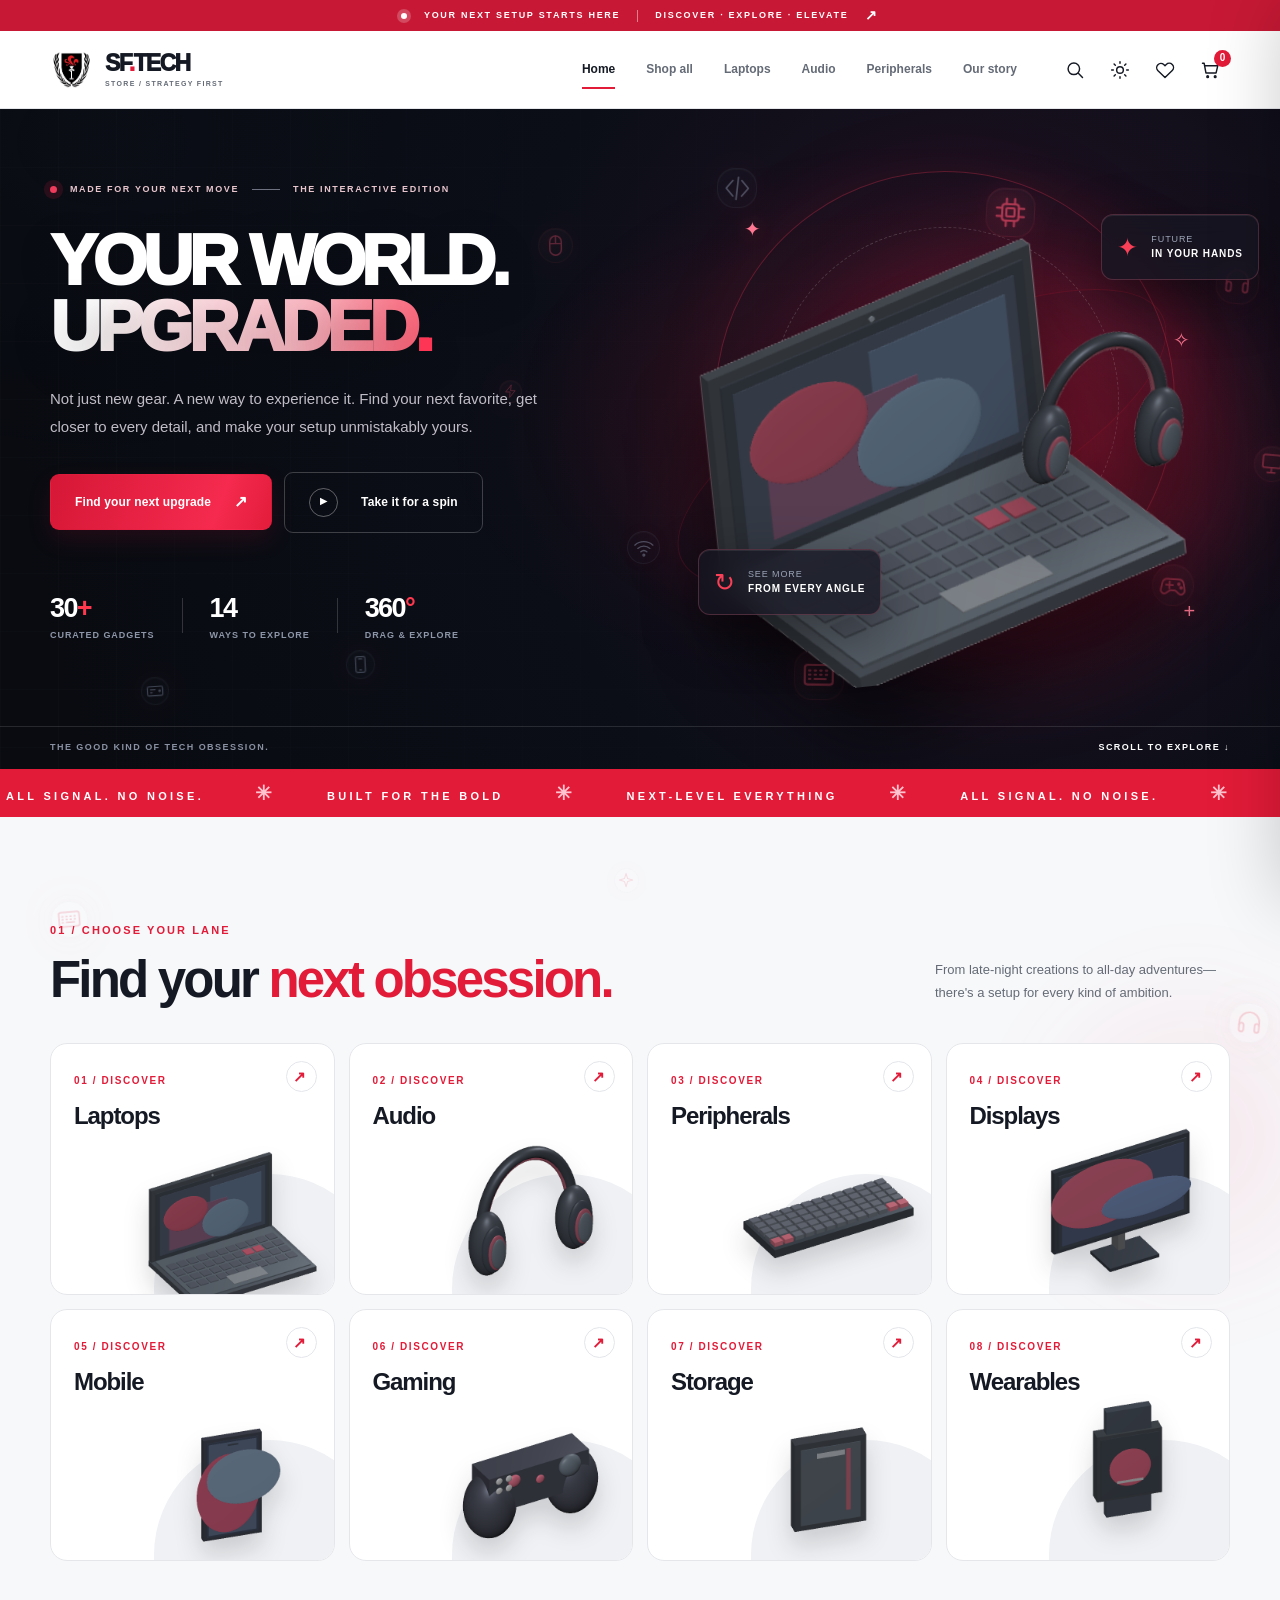
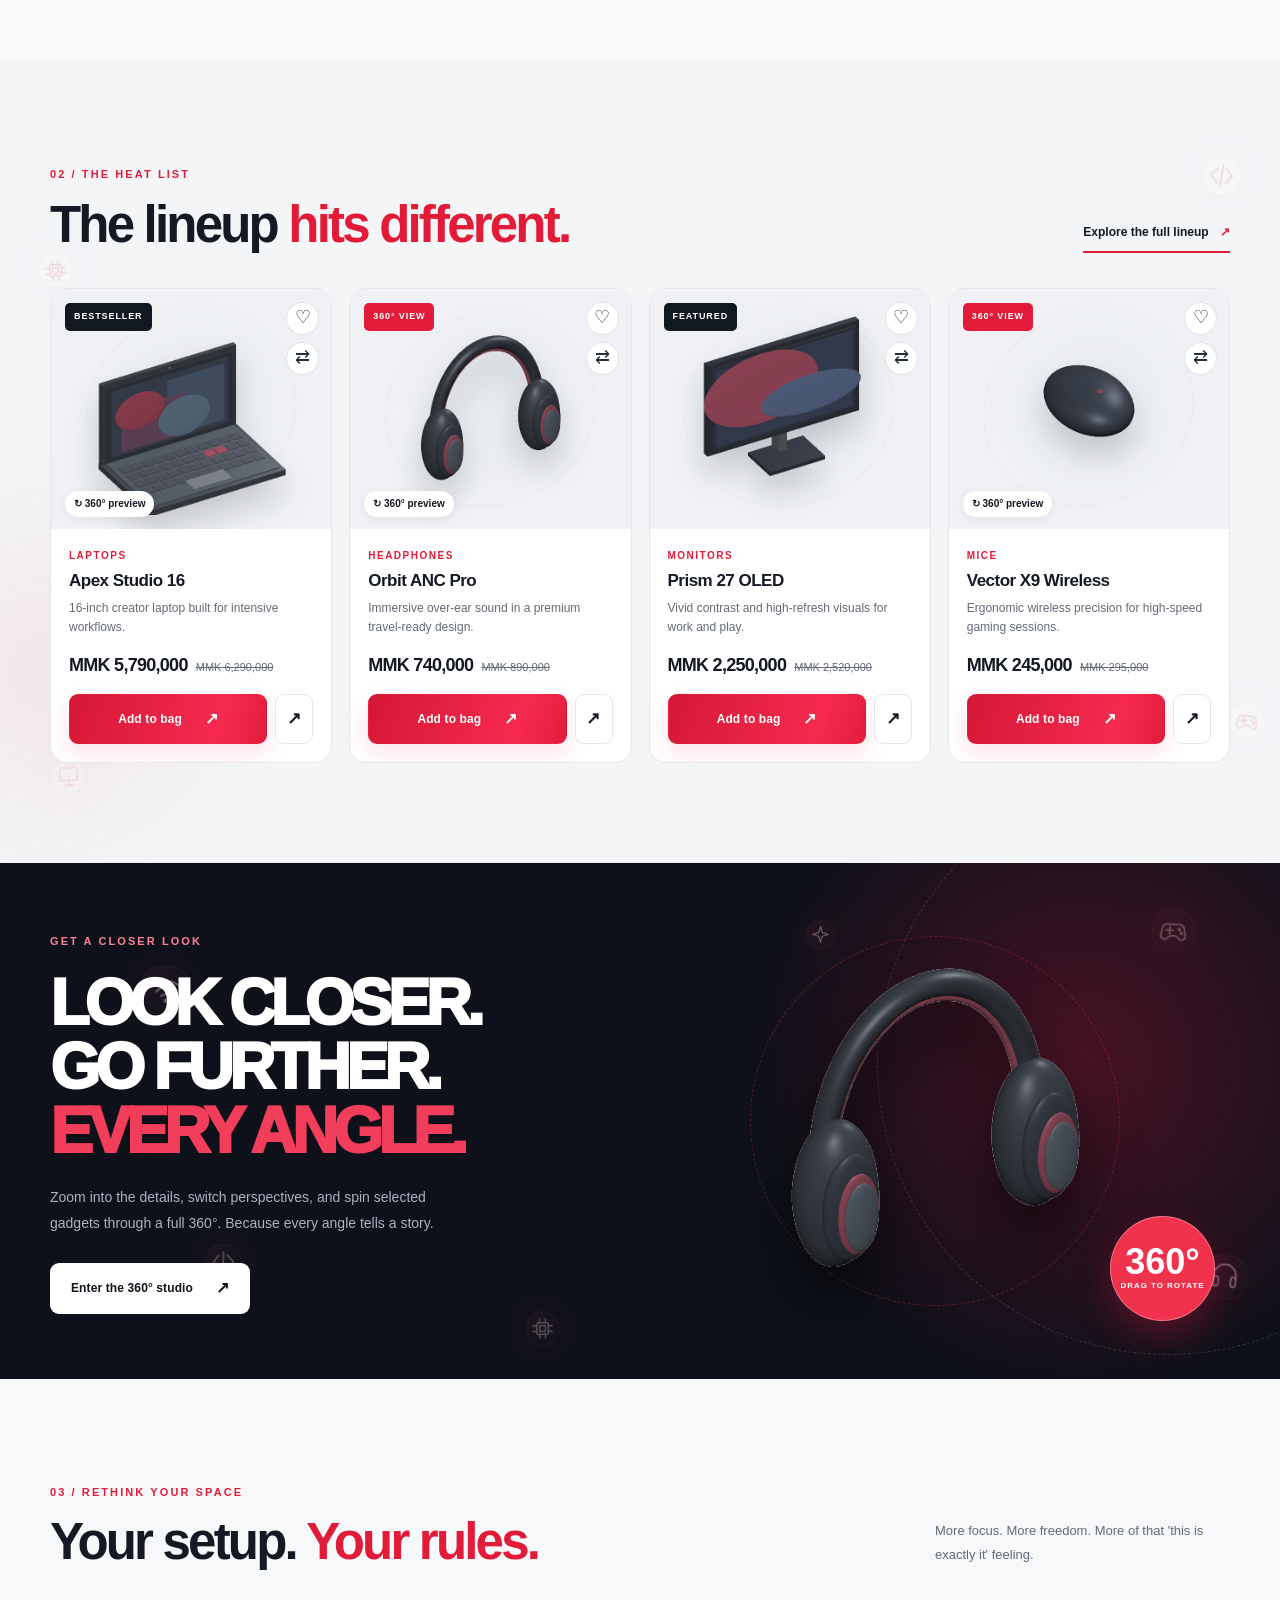
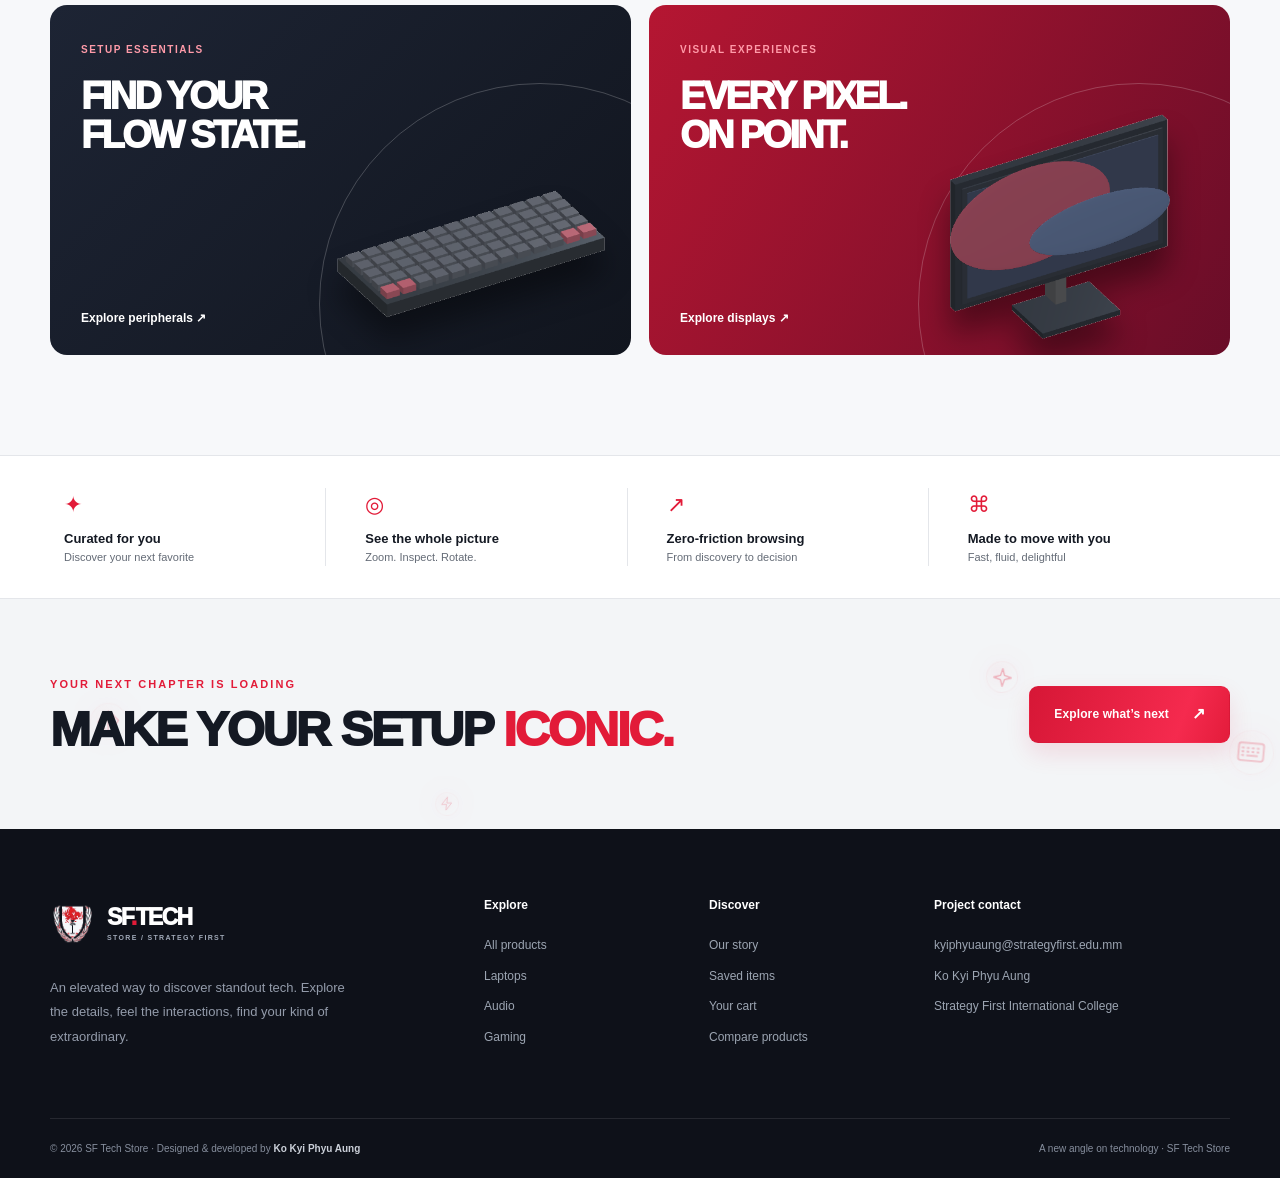
<file: index.html>
<!DOCTYPE html>
<html lang="en">
  <head>
    <meta charset="utf-8">
    <meta name="viewport" content="width=device-width, initial-scale=1">
    <meta name="theme-color" content="#0e1118">
    <meta name="description" content="SF Tech Store — standout gadgets, immersive 360° product views and an elevated shopping experience.">
    <title>Upgrade your world | SF Tech Store</title>
    <link rel="icon" href="assets/img/brand/mark-dark.png" type="image/png">
    <link rel="stylesheet" href="assets/css/style.css">
    <link rel="stylesheet" href="assets/css/experience.css">
  </head>
  <body data-page="index">
    <div class="announcement"><span class="announcement-dot"></span> YOUR NEXT SETUP STARTS HERE <span class="announcement-divider"></span> DISCOVER · EXPLORE · ELEVATE <span class="announcement-arrow">↗</span></div>
    <header class="site-header" id="site-header">
      <div class="nav-shell container-wide">
  <a class="brand" href="index.html" aria-label="SF Tech Store homepage"><img src="assets/img/brand/mark-dark.png" alt="Strategy First crest"><span class="brand-copy"><strong>SF<span class="brand-red">.</span>TECH</strong><small>STORE / STRATEGY FIRST</small></span></a>
  <nav class="main-nav" id="main-nav" aria-label="Main navigation"><a href="index.html" data-nav="home">Home</a><a href="products.html" data-nav="products">Shop all</a><a href="products.html?category=Laptops">Laptops</a><a href="products.html?category=Audio">Audio</a><a href="products.html?category=Peripherals">Peripherals</a><a href="about.html" data-nav="about">Our story</a></nav>
        <div class="nav-actions"><button class="icon-btn" id="search-top" type="button" aria-label="Search products" title="Search"><svg viewBox="0 0 24 24"><circle cx="10.6" cy="10.6" r="6.9"/><path d="m16 16 5 5"/></svg></button>
  <button class="icon-btn theme-toggle" id="theme-toggle" aria-label="Toggle color theme" title="Dark or light mode"><svg class="theme-sun" viewBox="0 0 24 24"><circle cx="12" cy="12" r="4"/><path d="M12 2v2M12 20v2M2 12h2M20 12h2M4.9 4.9l1.5 1.5m11.2 11.2 1.5 1.5M19.1 4.9l-1.5 1.5M6.4 17.6l-1.5 1.5"/></svg><svg class="theme-moon" viewBox="0 0 24 24"><path d="M20.1 15.7A8.9 8.9 0 0 1 8.3 3.9 9 9 0 1 0 20.1 15.7Z"/></svg></button>
  <a href="wishlist.html" class="icon-btn" aria-label="View wishlist" title="Wishlist"><svg viewBox="0 0 24 24"><path d="M20.7 5.4a5.1 5.1 0 0 0-7.2 0L12 6.9l-1.5-1.5a5.1 5.1 0 0 0-7.2 7.2L12 21l8.7-8.4a5.1 5.1 0 0 0 0-7.2Z"/></svg><span class="mini-counter" id="wish-count" hidden>0</span></a>
  <button class="icon-btn" id="cart-trigger" type="button" aria-label="Open shopping cart" title="Shopping cart"><svg viewBox="0 0 24 24"><path d="M3 4h2l2.1 11.5h12.2l2-8.5H6"/><circle cx="9.2" cy="20" r="1"/><circle cx="18.2" cy="20" r="1"/></svg><span class="mini-counter" id="cart-count">0</span></button>
  <button class="icon-btn mobile-menu-trigger" id="menu-trigger" type="button" aria-expanded="false" aria-controls="main-nav" aria-label="Open navigation"><svg viewBox="0 0 24 24"><path d="M4 7h16M4 12h16M4 17h16"/></svg></button></div>
      </div>
    </header>
    <main id="main-content">
      <section class="hero">
        <div class="hero-grid"></div>
        <div class="hero-noise"></div>
        <div class="container-wide hero-container">
          <div class="hero-copy reveal">
            <div class="hero-kicker"><span class="pulse-dot"></span> MADE FOR YOUR NEXT MOVE <span class="kicker-line"></span> THE INTERACTIVE EDITION</div>
            <h1>YOUR WORLD.<br><em>UPGRADED<span class="red-dot">.</span></em></h1>
            <p>Not just new gear. A new way to experience it. Find your next favorite, get closer to every detail, and make your setup unmistakably yours.</p>
            <div class="hero-actions"><a href="products.html" class="btn btn-red btn-large">Find your next upgrade <span>↗</span></a><a href="product.html?id=orbit-anc-pro" class="btn btn-ghost-light btn-large"><span class="play-circle">▶</span> Take it for a spin</a></div>
            <div class="hero-stats">
              <div><strong>30<span>+</span></strong><small>CURATED GADGETS</small></div><span class="hero-stat-sep"></span><div><strong>14</strong><small>WAYS TO EXPLORE</small></div><span class="hero-stat-sep"></span><div><strong>360<span>°</span></strong><small>DRAG & EXPLORE</small></div>
            </div>
          </div>
          <div class="hero-visual reveal">
            <div class="hero-visual-glow"></div>
            <div class="hero-ring hero-ring-a"></div>
            <div class="hero-ring hero-ring-b"></div><img class="hero-device hero-laptop" src="assets/img/products/apex-studio-16.png" alt="Apex Studio 16 laptop product illustration"><img class="hero-device hero-headphones" src="assets/img/products/orbit-anc-pro.png" alt="Orbit ANC Pro headphones"><div class="hero-float-label label-top"><span class="label-icon">✦</span><span>FUTURE<br><strong>IN YOUR HANDS</strong></span></div>
            <div class="hero-float-label label-bottom"><span class="label-icon">↻</span><span>SEE MORE<br><strong>FROM EVERY ANGLE</strong></span></div><span class="hero-spark spark-1">✦</span><span class="hero-spark spark-2">+</span><span class="hero-spark spark-3">✧</span></div>
        </div>
        <div class="hero-bottom-line">
          <div class="container-wide"><span>THE GOOD KIND OF TECH OBSESSION.</span><a href="#categories">SCROLL TO EXPLORE ↓</a></div>
        </div>
      </section>
      <section class="ticker" aria-label="Store highlights">
        <div class="ticker-track" aria-hidden="true">&nbsp;ALL SIGNAL. NO NOISE. <span>✳</span> BUILT FOR THE BOLD <span>✳</span> NEXT-LEVEL EVERYTHING <span>✳</span> ALL SIGNAL. NO NOISE. <span>✳</span> BUILT FOR THE BOLD <span>✳</span> NEXT-LEVEL EVERYTHING <span>✳</span></div>
      </section>
      <section class="section category-section" id="categories">
        <div class="container-wide">
          <div class="section-intro reveal">
            <div><span class="eyebrow">01 / CHOOSE YOUR LANE</span><h2>Find your <span>next obsession.</span></h2>
            </div>
            <p>From late-night creations to all-day adventures—there's a setup for every kind of ambition.</p>
          </div>
          <div class="category-grid" id="home-category-grid"></div>
        </div>
      </section>
      <section class="section featured-section">
        <div class="container-wide">
          <div class="section-intro reveal">
            <div><span class="eyebrow">02 / THE HEAT LIST</span><h2>The lineup <span>hits different.</span></h2>
            </div><a class="section-link" href="products.html">Explore the full lineup <span>↗</span></a></div>
          <div class="product-grid" id="featured-grid"></div>
        </div>
      </section>
      <section class="spotlight">
        <div class="container-wide spotlight-inner">
          <div class="spotlight-bg"></div>
          <div class="spotlight-copy reveal"><span class="eyebrow light-eyebrow">GET A CLOSER LOOK</span><h2>LOOK CLOSER.<br>GO FURTHER.<br><span>EVERY ANGLE.</span></h2>
            <p>Zoom into the details, switch perspectives, and spin selected gadgets through a full 360°. Because every angle tells a story.</p><a href="product.html?id=orbit-anc-pro" class="btn btn-white">Enter the 360° studio <span>↗</span></a></div>
          <div class="spotlight-art reveal">
            <div class="spotlight-orbit"></div><img src="assets/img/products/orbit-anc-pro.png" alt="Orbit ANC Pro headphone illustration"><div class="spotlight-rotate-badge"><span>360°</span><small>DRAG TO ROTATE</small></div>
          </div>
        </div>
      </section>
      <section class="section discoveries">
        <div class="container-wide">
          <div class="section-intro reveal">
            <div><span class="eyebrow">03 / RETHINK YOUR SPACE</span><h2>Your setup. <span>Your rules.</span></h2>
            </div>
            <p>More focus. More freedom. More of that 'this is exactly it' feeling.</p>
          </div>
          <div class="editorial-grid"><a class="editorial-card ed-1" href="products.html?category=Peripherals"><span>SETUP ESSENTIALS</span><h3>FIND YOUR<br>FLOW STATE.</h3><img src="assets/img/products/atlas-75-he.png" alt="Mechanical keyboard" loading="lazy"><b>Explore peripherals ↗</b></a><a class="editorial-card ed-2" href="products.html?category=Displays"><span>VISUAL EXPERIENCES</span><h3>EVERY PIXEL.<br>ON POINT.</h3><img src="assets/img/products/prism-27-oled.png" alt="Desktop monitor" loading="lazy"><b>Explore displays ↗</b></a></div>
        </div>
      </section>
      <section class="benefits">
        <div class="container-wide benefits-row">
          <div><span>✦</span><strong>Curated for you</strong><small>Discover your next favorite</small></div>
          <div><span>◎</span><strong>See the whole picture</strong><small>Zoom. Inspect. Rotate.</small></div>
          <div><span>↗</span><strong>Zero-friction browsing</strong><small>From discovery to decision</small></div>
          <div><span>⌘</span><strong>Made to move with you</strong><small>Fast, fluid, delightful</small></div>
        </div>
      </section>
      <section class="last-cta">
        <div class="container-wide">
          <div class="cta-heading"><span class="eyebrow">YOUR NEXT CHAPTER IS LOADING</span><h2>MAKE YOUR SETUP <em>ICONIC.</em></h2>
          </div><a href="products.html" class="btn btn-red btn-large">Explore what’s next <span>↗</span></a></div>
      </section>
    </main>
    <footer class="footer">
      <div class="container-wide">
        <div class="footer-top">
          <div class="footer-brand"><a class="brand" href="index.html"><img src="assets/img/brand/mark-light.png" alt="Strategy First crest"><span class="brand-copy"><strong>SF<span class="brand-red">.</span>TECH</strong><small>STORE / STRATEGY FIRST</small></span></a><p>An elevated way to discover standout tech. Explore the details, feel the interactions, find your kind of extraordinary.</p>
          </div>
          <div class="footer-links">
            <div><b>Explore</b><a href="products.html">All products</a><a href="products.html?category=Laptops">Laptops</a><a href="products.html?category=Audio">Audio</a><a href="products.html?category=Gaming">Gaming</a></div>
            <div><b>Discover</b><a href="about.html">Our story</a><a href="wishlist.html">Saved items</a><a href="cart.html">Your cart</a><a href="compare.html">Compare products</a></div>
            <div><b>Project contact</b><a href="mailto:kyiphyuaung@strategyfirst.edu.mm">kyiphyuaung@strategyfirst.edu.mm</a><span>Ko Kyi Phyu Aung</span><span>Strategy First International College</span></div>
          </div>
        </div>
        <div class="footer-bottom"><span>© 2026 SF Tech Store · Designed & developed by <strong>Ko Kyi Phyu Aung</strong></span><span>A new angle on technology · SF Tech Store</span></div>
      </div>
    </footer>
    <div class="overlay" id="cart-overlay" aria-hidden="true"></div>
    <aside class="cart-drawer" id="cart-drawer" aria-hidden="true" role="dialog" aria-modal="true" aria-labelledby="cart-drawer-title">
      <div class="drawer-head">
        <div><span class="eyebrow">YOUR SELECTION</span><h2 id="cart-drawer-title">Shopping bag <span id="drawer-count">(0)</span></h2>
        </div><button class="icon-btn" id="cart-close" aria-label="Close cart"><svg viewBox="0 0 24 24"><path d="M5 5l14 14M19 5 5 19"/></svg></button></div>
      <div class="drawer-items" id="drawer-items"></div>
      <div class="drawer-foot">
        <div class="summary-line"><span>Subtotal</span><strong id="drawer-total">MMK 0</strong></div>
        <p class="drawer-note">Shipping and any adjustments are shown at checkout.</p><a href="checkout.html" class="btn btn-red btn-full">Continue to checkout <span>↗</span></a><a href="cart.html" class="text-link center-link">View full cart</a></div>
    </aside>
    <div class="lightbox" id="image-lightbox" role="dialog" aria-modal="true" aria-label="Zoom product image" aria-hidden="true">
      <div class="lightbox-toolbar"><span id="lightbox-label">PRODUCT VIEW</span><div><button class="lightbox-tool" id="zoom-out" aria-label="Zoom out">−</button><span id="zoom-level">100%</span><button class="lightbox-tool" id="zoom-in" aria-label="Zoom in">+</button><button class="lightbox-tool" id="lightbox-close" aria-label="Close image zoom">✕</button></div>
      </div>
      <div class="lightbox-stage" id="lightbox-stage"><img id="lightbox-image" alt="Enlarged product illustration"></div>
      <p class="lightbox-hint">Scroll to zoom · Drag to pan · Esc to close</p>
    </div>
    <div class="toast-stack" id="toast-stack" role="status" aria-live="polite"></div>
    <div class="compare-bar" id="compare-bar" hidden>
      <div class="compare-bar-inner container-wide"><span>Compare items <b id="compare-count">0/3</b></span><div id="compare-chips"></div>
        <div class="compare-bar-actions"><button class="btn btn-quiet btn-sm" id="compare-clear">Clear</button><a class="btn btn-red btn-sm" href="compare.html">Compare now ↗</a></div>
      </div>
    </div>
    <script src="assets/js/catalog.js"></script>
    <script src="assets/js/app.js"></script>
    <script src="assets/js/experience.js"></script>
  </body>
</html>
</file>
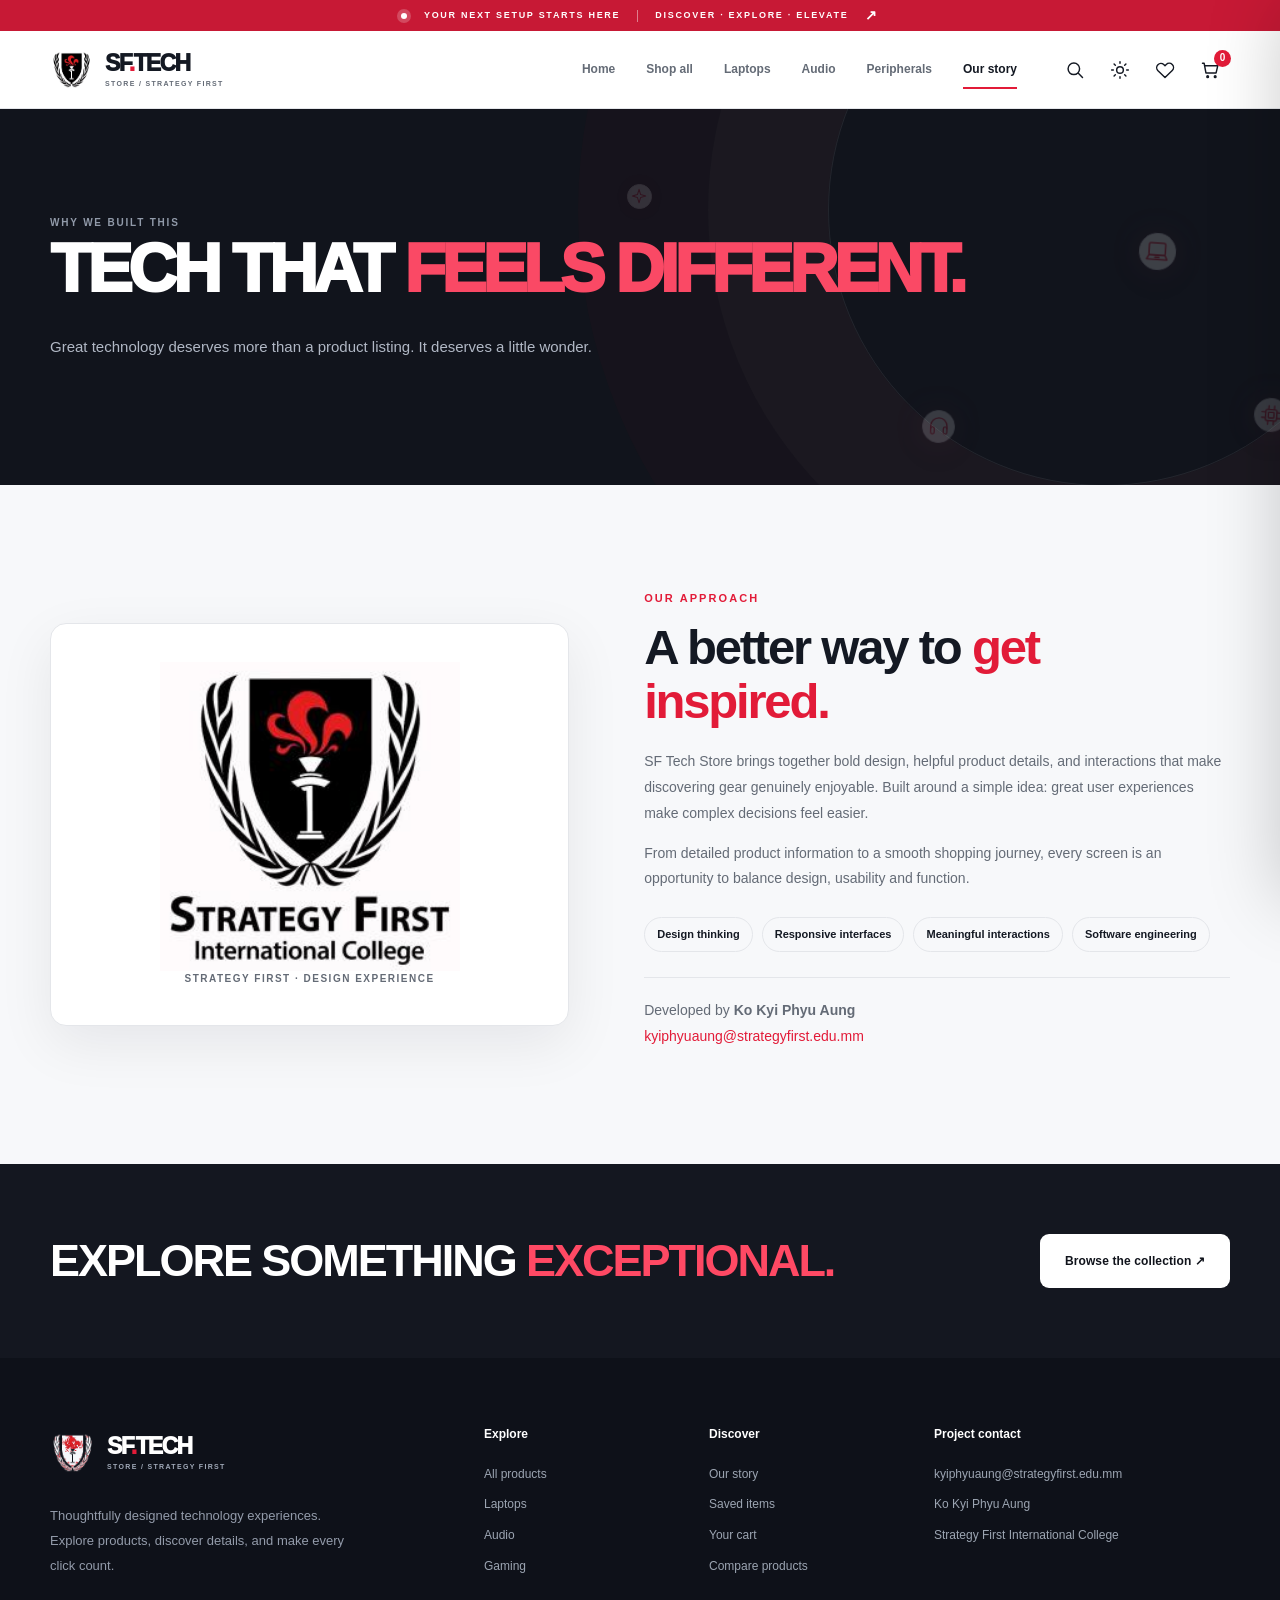
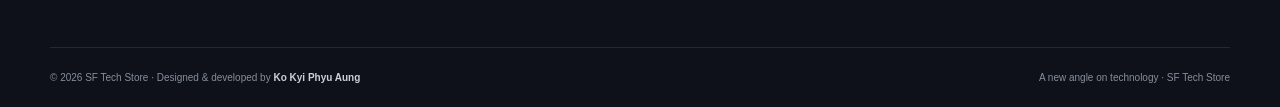
<file: about.html>
<!DOCTYPE html>
<html lang="en">
  <head>
    <meta charset="utf-8">
    <meta name="viewport" content="width=device-width, initial-scale=1">
    <meta name="theme-color" content="#0e1118">
    <meta name="description" content="SF Tech Store — standout gadgets, immersive 360° product views and an elevated shopping experience.">
    <title>Our story | SF Tech Store</title>
    <link rel="icon" href="assets/img/brand/mark-dark.png" type="image/png">
    <link rel="stylesheet" href="assets/css/style.css">
    <link rel="stylesheet" href="assets/css/experience.css">
  </head>
  <body data-page="about">
    <div class="announcement"><span class="announcement-dot"></span> YOUR NEXT SETUP STARTS HERE <span class="announcement-divider"></span> DISCOVER · EXPLORE · ELEVATE <span class="announcement-arrow">↗</span></div>
    <header class="site-header" id="site-header">
      <div class="nav-shell container-wide">
  <a class="brand" href="index.html" aria-label="SF Tech Store homepage"><img src="assets/img/brand/mark-dark.png" alt="Strategy First crest"><span class="brand-copy"><strong>SF<span class="brand-red">.</span>TECH</strong><small>STORE / STRATEGY FIRST</small></span></a>
  <nav class="main-nav" id="main-nav" aria-label="Main navigation"><a href="index.html" data-nav="home">Home</a><a href="products.html" data-nav="products">Shop all</a><a href="products.html?category=Laptops">Laptops</a><a href="products.html?category=Audio">Audio</a><a href="products.html?category=Peripherals">Peripherals</a><a href="about.html" data-nav="about">Our story</a></nav>
        <div class="nav-actions"><button class="icon-btn" id="search-top" type="button" aria-label="Search products" title="Search"><svg viewBox="0 0 24 24"><circle cx="10.6" cy="10.6" r="6.9"/><path d="m16 16 5 5"/></svg></button>
  <button class="icon-btn theme-toggle" id="theme-toggle" aria-label="Toggle color theme" title="Dark or light mode"><svg class="theme-sun" viewBox="0 0 24 24"><circle cx="12" cy="12" r="4"/><path d="M12 2v2M12 20v2M2 12h2M20 12h2M4.9 4.9l1.5 1.5m11.2 11.2 1.5 1.5M19.1 4.9l-1.5 1.5M6.4 17.6l-1.5 1.5"/></svg><svg class="theme-moon" viewBox="0 0 24 24"><path d="M20.1 15.7A8.9 8.9 0 0 1 8.3 3.9 9 9 0 1 0 20.1 15.7Z"/></svg></button>
  <a href="wishlist.html" class="icon-btn" aria-label="View wishlist" title="Wishlist"><svg viewBox="0 0 24 24"><path d="M20.7 5.4a5.1 5.1 0 0 0-7.2 0L12 6.9l-1.5-1.5a5.1 5.1 0 0 0-7.2 7.2L12 21l8.7-8.4a5.1 5.1 0 0 0 0-7.2Z"/></svg><span class="mini-counter" id="wish-count" hidden>0</span></a>
  <button class="icon-btn" id="cart-trigger" type="button" aria-label="Open shopping cart" title="Shopping cart"><svg viewBox="0 0 24 24"><path d="M3 4h2l2.1 11.5h12.2l2-8.5H6"/><circle cx="9.2" cy="20" r="1"/><circle cx="18.2" cy="20" r="1"/></svg><span class="mini-counter" id="cart-count">0</span></button>
  <button class="icon-btn mobile-menu-trigger" id="menu-trigger" type="button" aria-expanded="false" aria-controls="main-nav" aria-label="Open navigation"><svg viewBox="0 0 24 24"><path d="M4 7h16M4 12h16M4 17h16"/></svg></button></div>
      </div>
    </header>
    <main id="main-content">
      <section class="page-mast story-mast">
        <div class="container-wide"><span class="page-mast-eyebrow">WHY WE BUILT THIS</span><h1>TECH THAT <em>FEELS DIFFERENT.</em></h1>
          <p>Great technology deserves more than a product listing. It deserves a little wonder.</p>
        </div>
      </section>
      <section class="section story-section">
        <div class="container-wide story-layout">
          <div class="story-brand-card"><img src="assets/img/brand/strategy-first-logo-original.png" alt="Strategy First International College emblem and name"><span>STRATEGY FIRST · DESIGN EXPERIENCE</span></div>
          <div class="story-text"><span class="eyebrow">OUR APPROACH</span><h2>A better way to <em>get inspired.</em></h2>
            <p>SF Tech Store brings together bold design, helpful product details, and interactions that make discovering gear genuinely enjoyable. Built around a simple idea: great user experiences make complex decisions feel easier.</p>
            <p>From detailed product information to a smooth shopping journey, every screen is an opportunity to balance design, usability and function.</p>
            <div class="story-pills"><span>Design thinking</span><span>Responsive interfaces</span><span>Meaningful interactions</span><span>Software engineering</span></div>
            <p class="story-credit">Developed by <strong>Ko Kyi Phyu Aung</strong><br><a href="mailto:kyiphyuaung@strategyfirst.edu.mm">kyiphyuaung@strategyfirst.edu.mm</a></p>
          </div>
        </div>
      </section>
      <section class="story-bottom">
        <div class="container-wide">
          <h2>EXPLORE SOMETHING <em>EXCEPTIONAL.</em></h2><a href="products.html" class="btn btn-white btn-large">Browse the collection ↗</a></div>
      </section>
    </main>
    <footer class="footer">
      <div class="container-wide">
        <div class="footer-top">
          <div class="footer-brand"><a class="brand" href="index.html"><img src="assets/img/brand/mark-light.png" alt="Strategy First crest"><span class="brand-copy"><strong>SF<span class="brand-red">.</span>TECH</strong><small>STORE / STRATEGY FIRST</small></span></a><p>Thoughtfully designed technology experiences. Explore products, discover details, and make every click count.</p>
          </div>
          <div class="footer-links">
            <div><b>Explore</b><a href="products.html">All products</a><a href="products.html?category=Laptops">Laptops</a><a href="products.html?category=Audio">Audio</a><a href="products.html?category=Gaming">Gaming</a></div>
            <div><b>Discover</b><a href="about.html">Our story</a><a href="wishlist.html">Saved items</a><a href="cart.html">Your cart</a><a href="compare.html">Compare products</a></div>
            <div><b>Project contact</b><a href="mailto:kyiphyuaung@strategyfirst.edu.mm">kyiphyuaung@strategyfirst.edu.mm</a><span>Ko Kyi Phyu Aung</span><span>Strategy First International College</span></div>
          </div>
        </div>
        <div class="footer-bottom"><span>© 2026 SF Tech Store · Designed & developed by <strong>Ko Kyi Phyu Aung</strong></span><span>A new angle on technology · SF Tech Store</span></div>
      </div>
    </footer>
    <div class="overlay" id="cart-overlay" aria-hidden="true"></div>
    <aside class="cart-drawer" id="cart-drawer" aria-hidden="true" role="dialog" aria-modal="true" aria-labelledby="cart-drawer-title">
      <div class="drawer-head">
        <div><span class="eyebrow">YOUR SELECTION</span><h2 id="cart-drawer-title">Shopping bag <span id="drawer-count">(0)</span></h2>
        </div><button class="icon-btn" id="cart-close" aria-label="Close cart"><svg viewBox="0 0 24 24"><path d="M5 5l14 14M19 5 5 19"/></svg></button></div>
      <div class="drawer-items" id="drawer-items"></div>
      <div class="drawer-foot">
        <div class="summary-line"><span>Subtotal</span><strong id="drawer-total">MMK 0</strong></div>
        <p class="drawer-note">Shipping and any adjustments are shown at checkout.</p><a href="checkout.html" class="btn btn-red btn-full">Continue to checkout <span>↗</span></a><a href="cart.html" class="text-link center-link">View full cart</a></div>
    </aside>
    <div class="lightbox" id="image-lightbox" role="dialog" aria-modal="true" aria-label="Zoom product image" aria-hidden="true">
      <div class="lightbox-toolbar"><span id="lightbox-label">PRODUCT VIEW</span><div><button class="lightbox-tool" id="zoom-out" aria-label="Zoom out">−</button><span id="zoom-level">100%</span><button class="lightbox-tool" id="zoom-in" aria-label="Zoom in">+</button><button class="lightbox-tool" id="lightbox-close" aria-label="Close image zoom">✕</button></div>
      </div>
      <div class="lightbox-stage" id="lightbox-stage"><img id="lightbox-image" alt="Enlarged product illustration"></div>
      <p class="lightbox-hint">Scroll to zoom · Drag to pan · Esc to close</p>
    </div>
    <div class="toast-stack" id="toast-stack" role="status" aria-live="polite"></div>
    <div class="compare-bar" id="compare-bar" hidden>
      <div class="compare-bar-inner container-wide"><span>Compare items <b id="compare-count">0/3</b></span><div id="compare-chips"></div>
        <div class="compare-bar-actions"><button class="btn btn-quiet btn-sm" id="compare-clear">Clear</button><a class="btn btn-red btn-sm" href="compare.html">Compare now ↗</a></div>
      </div>
    </div>
    <script src="assets/js/catalog.js"></script>
    <script src="assets/js/app.js"></script>
    <script src="assets/js/experience.js"></script>
  </body>
</html>
</file>
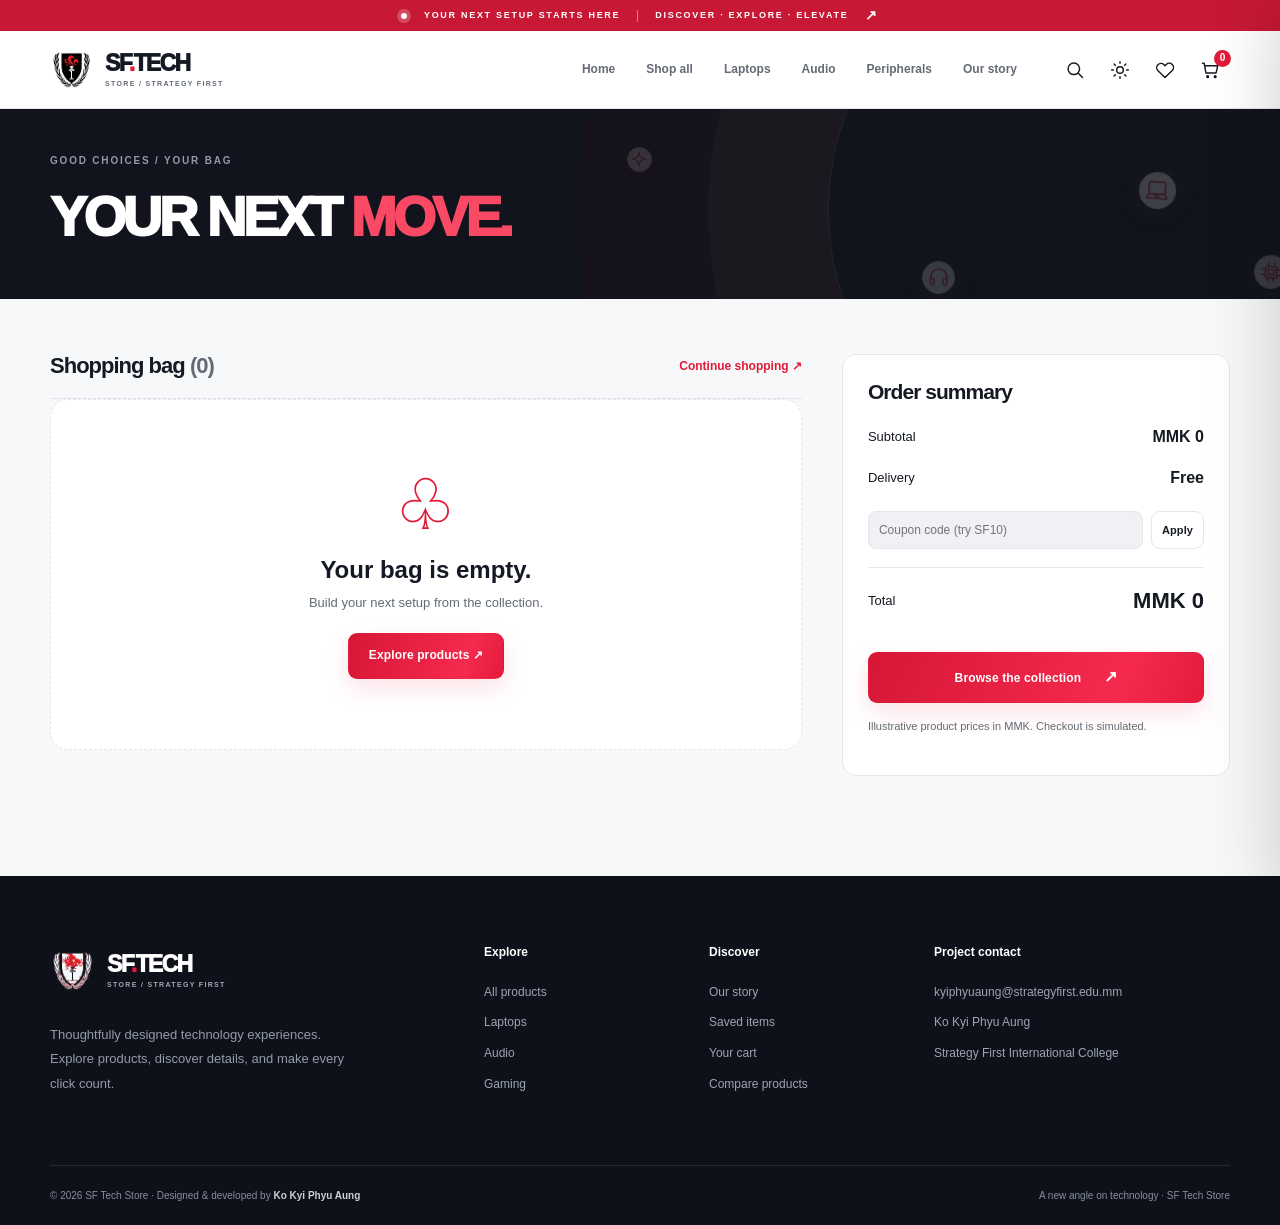
<file: cart.html>
<!DOCTYPE html>
<html lang="en">
  <head>
    <meta charset="utf-8">
    <meta name="viewport" content="width=device-width, initial-scale=1">
    <meta name="theme-color" content="#0e1118">
    <meta name="description" content="SF Tech Store — standout gadgets, immersive 360° product views and an elevated shopping experience.">
    <title>Shopping cart | SF Tech Store</title>
    <link rel="icon" href="assets/img/brand/mark-dark.png" type="image/png">
    <link rel="stylesheet" href="assets/css/style.css">
    <link rel="stylesheet" href="assets/css/experience.css">
  </head>
  <body data-page="cart">
    <div class="announcement"><span class="announcement-dot"></span> YOUR NEXT SETUP STARTS HERE <span class="announcement-divider"></span> DISCOVER · EXPLORE · ELEVATE <span class="announcement-arrow">↗</span></div>
    <header class="site-header" id="site-header">
      <div class="nav-shell container-wide">
  <a class="brand" href="index.html" aria-label="SF Tech Store homepage"><img src="assets/img/brand/mark-dark.png" alt="Strategy First crest"><span class="brand-copy"><strong>SF<span class="brand-red">.</span>TECH</strong><small>STORE / STRATEGY FIRST</small></span></a>
  <nav class="main-nav" id="main-nav" aria-label="Main navigation"><a href="index.html" data-nav="home">Home</a><a href="products.html" data-nav="products">Shop all</a><a href="products.html?category=Laptops">Laptops</a><a href="products.html?category=Audio">Audio</a><a href="products.html?category=Peripherals">Peripherals</a><a href="about.html" data-nav="about">Our story</a></nav>
        <div class="nav-actions"><button class="icon-btn" id="search-top" type="button" aria-label="Search products" title="Search"><svg viewBox="0 0 24 24"><circle cx="10.6" cy="10.6" r="6.9"/><path d="m16 16 5 5"/></svg></button>
  <button class="icon-btn theme-toggle" id="theme-toggle" aria-label="Toggle color theme" title="Dark or light mode"><svg class="theme-sun" viewBox="0 0 24 24"><circle cx="12" cy="12" r="4"/><path d="M12 2v2M12 20v2M2 12h2M20 12h2M4.9 4.9l1.5 1.5m11.2 11.2 1.5 1.5M19.1 4.9l-1.5 1.5M6.4 17.6l-1.5 1.5"/></svg><svg class="theme-moon" viewBox="0 0 24 24"><path d="M20.1 15.7A8.9 8.9 0 0 1 8.3 3.9 9 9 0 1 0 20.1 15.7Z"/></svg></button>
  <a href="wishlist.html" class="icon-btn" aria-label="View wishlist" title="Wishlist"><svg viewBox="0 0 24 24"><path d="M20.7 5.4a5.1 5.1 0 0 0-7.2 0L12 6.9l-1.5-1.5a5.1 5.1 0 0 0-7.2 7.2L12 21l8.7-8.4a5.1 5.1 0 0 0 0-7.2Z"/></svg><span class="mini-counter" id="wish-count" hidden>0</span></a>
  <button class="icon-btn" id="cart-trigger" type="button" aria-label="Open shopping cart" title="Shopping cart"><svg viewBox="0 0 24 24"><path d="M3 4h2l2.1 11.5h12.2l2-8.5H6"/><circle cx="9.2" cy="20" r="1"/><circle cx="18.2" cy="20" r="1"/></svg><span class="mini-counter" id="cart-count">0</span></button>
  <button class="icon-btn mobile-menu-trigger" id="menu-trigger" type="button" aria-expanded="false" aria-controls="main-nav" aria-label="Open navigation"><svg viewBox="0 0 24 24"><path d="M4 7h16M4 12h16M4 17h16"/></svg></button></div>
      </div>
    </header>
    <main id="main-content">
      <section class="page-mast short-mast">
        <div class="container-wide">
          <div class="page-mast-eyebrow">GOOD CHOICES / YOUR BAG</div>
          <h1>YOUR NEXT <em>MOVE.</em></h1>
        </div>
      </section>
      <section class="section cart-section">
        <div class="container-wide cart-layout">
          <div class="cart-content">
            <div class="cart-list-heading">
              <h2>Shopping bag <span id="cart-page-count"></span></h2><a class="text-link" href="products.html">Continue shopping ↗</a></div>
            <div id="cart-page-items"></div>
          </div>
          <aside class="order-panel" id="cart-summary"></aside>
        </div>
      </section>
    </main>
    <footer class="footer">
      <div class="container-wide">
        <div class="footer-top">
          <div class="footer-brand"><a class="brand" href="index.html"><img src="assets/img/brand/mark-light.png" alt="Strategy First crest"><span class="brand-copy"><strong>SF<span class="brand-red">.</span>TECH</strong><small>STORE / STRATEGY FIRST</small></span></a><p>Thoughtfully designed technology experiences. Explore products, discover details, and make every click count.</p>
          </div>
          <div class="footer-links">
            <div><b>Explore</b><a href="products.html">All products</a><a href="products.html?category=Laptops">Laptops</a><a href="products.html?category=Audio">Audio</a><a href="products.html?category=Gaming">Gaming</a></div>
            <div><b>Discover</b><a href="about.html">Our story</a><a href="wishlist.html">Saved items</a><a href="cart.html">Your cart</a><a href="compare.html">Compare products</a></div>
            <div><b>Project contact</b><a href="mailto:kyiphyuaung@strategyfirst.edu.mm">kyiphyuaung@strategyfirst.edu.mm</a><span>Ko Kyi Phyu Aung</span><span>Strategy First International College</span></div>
          </div>
        </div>
        <div class="footer-bottom"><span>© 2026 SF Tech Store · Designed & developed by <strong>Ko Kyi Phyu Aung</strong></span><span>A new angle on technology · SF Tech Store</span></div>
      </div>
    </footer>
    <div class="overlay" id="cart-overlay" aria-hidden="true"></div>
    <aside class="cart-drawer" id="cart-drawer" aria-hidden="true" role="dialog" aria-modal="true" aria-labelledby="cart-drawer-title">
      <div class="drawer-head">
        <div><span class="eyebrow">YOUR SELECTION</span><h2 id="cart-drawer-title">Shopping bag <span id="drawer-count">(0)</span></h2>
        </div><button class="icon-btn" id="cart-close" aria-label="Close cart"><svg viewBox="0 0 24 24"><path d="M5 5l14 14M19 5 5 19"/></svg></button></div>
      <div class="drawer-items" id="drawer-items"></div>
      <div class="drawer-foot">
        <div class="summary-line"><span>Subtotal</span><strong id="drawer-total">MMK 0</strong></div>
        <p class="drawer-note">Shipping and any adjustments are shown at checkout.</p><a href="checkout.html" class="btn btn-red btn-full">Continue to checkout <span>↗</span></a><a href="cart.html" class="text-link center-link">View full cart</a></div>
    </aside>
    <div class="lightbox" id="image-lightbox" role="dialog" aria-modal="true" aria-label="Zoom product image" aria-hidden="true">
      <div class="lightbox-toolbar"><span id="lightbox-label">PRODUCT VIEW</span><div><button class="lightbox-tool" id="zoom-out" aria-label="Zoom out">−</button><span id="zoom-level">100%</span><button class="lightbox-tool" id="zoom-in" aria-label="Zoom in">+</button><button class="lightbox-tool" id="lightbox-close" aria-label="Close image zoom">✕</button></div>
      </div>
      <div class="lightbox-stage" id="lightbox-stage"><img id="lightbox-image" alt="Enlarged product illustration"></div>
      <p class="lightbox-hint">Scroll to zoom · Drag to pan · Esc to close</p>
    </div>
    <div class="toast-stack" id="toast-stack" role="status" aria-live="polite"></div>
    <div class="compare-bar" id="compare-bar" hidden>
      <div class="compare-bar-inner container-wide"><span>Compare items <b id="compare-count">0/3</b></span><div id="compare-chips"></div>
        <div class="compare-bar-actions"><button class="btn btn-quiet btn-sm" id="compare-clear">Clear</button><a class="btn btn-red btn-sm" href="compare.html">Compare now ↗</a></div>
      </div>
    </div>
    <script src="assets/js/catalog.js"></script>
    <script src="assets/js/app.js"></script>
    <script src="assets/js/experience.js"></script>
  </body>
</html>
</file>
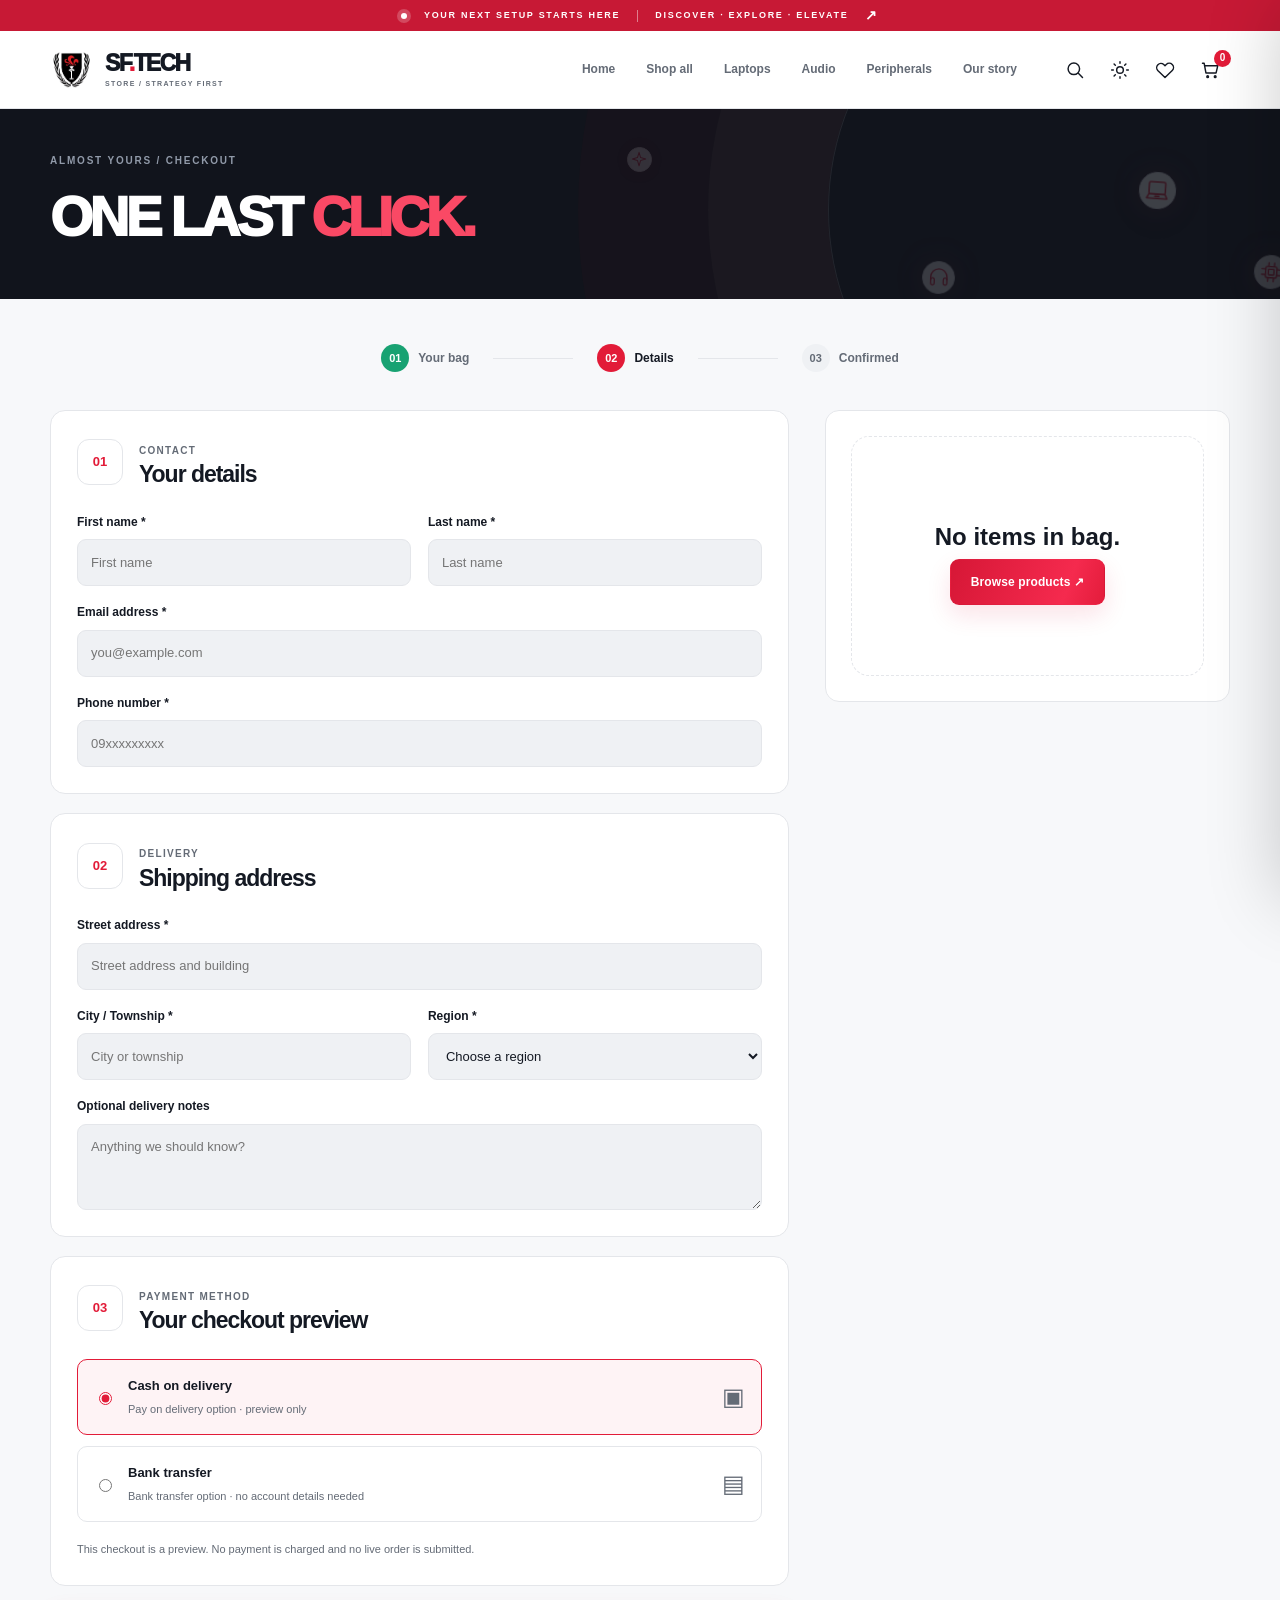
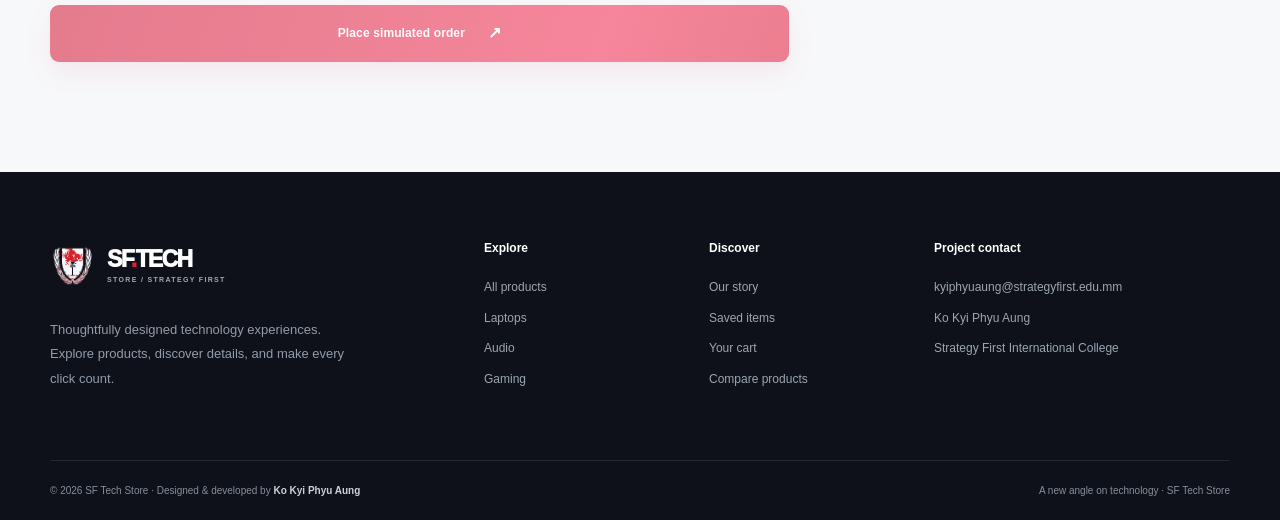
<file: checkout.html>
<!DOCTYPE html>
<html lang="en">
  <head>
    <meta charset="utf-8">
    <meta name="viewport" content="width=device-width, initial-scale=1">
    <meta name="theme-color" content="#0e1118">
    <meta name="description" content="SF Tech Store — standout gadgets, immersive 360° product views and an elevated shopping experience.">
    <title>Checkout | SF Tech Store</title>
    <link rel="icon" href="assets/img/brand/mark-dark.png" type="image/png">
    <link rel="stylesheet" href="assets/css/style.css">
    <link rel="stylesheet" href="assets/css/experience.css">
  </head>
  <body data-page="checkout">
    <div class="announcement"><span class="announcement-dot"></span> YOUR NEXT SETUP STARTS HERE <span class="announcement-divider"></span> DISCOVER · EXPLORE · ELEVATE <span class="announcement-arrow">↗</span></div>
    <header class="site-header" id="site-header">
      <div class="nav-shell container-wide">
  <a class="brand" href="index.html" aria-label="SF Tech Store homepage"><img src="assets/img/brand/mark-dark.png" alt="Strategy First crest"><span class="brand-copy"><strong>SF<span class="brand-red">.</span>TECH</strong><small>STORE / STRATEGY FIRST</small></span></a>
  <nav class="main-nav" id="main-nav" aria-label="Main navigation"><a href="index.html" data-nav="home">Home</a><a href="products.html" data-nav="products">Shop all</a><a href="products.html?category=Laptops">Laptops</a><a href="products.html?category=Audio">Audio</a><a href="products.html?category=Peripherals">Peripherals</a><a href="about.html" data-nav="about">Our story</a></nav>
        <div class="nav-actions"><button class="icon-btn" id="search-top" type="button" aria-label="Search products" title="Search"><svg viewBox="0 0 24 24"><circle cx="10.6" cy="10.6" r="6.9"/><path d="m16 16 5 5"/></svg></button>
  <button class="icon-btn theme-toggle" id="theme-toggle" aria-label="Toggle color theme" title="Dark or light mode"><svg class="theme-sun" viewBox="0 0 24 24"><circle cx="12" cy="12" r="4"/><path d="M12 2v2M12 20v2M2 12h2M20 12h2M4.9 4.9l1.5 1.5m11.2 11.2 1.5 1.5M19.1 4.9l-1.5 1.5M6.4 17.6l-1.5 1.5"/></svg><svg class="theme-moon" viewBox="0 0 24 24"><path d="M20.1 15.7A8.9 8.9 0 0 1 8.3 3.9 9 9 0 1 0 20.1 15.7Z"/></svg></button>
  <a href="wishlist.html" class="icon-btn" aria-label="View wishlist" title="Wishlist"><svg viewBox="0 0 24 24"><path d="M20.7 5.4a5.1 5.1 0 0 0-7.2 0L12 6.9l-1.5-1.5a5.1 5.1 0 0 0-7.2 7.2L12 21l8.7-8.4a5.1 5.1 0 0 0 0-7.2Z"/></svg><span class="mini-counter" id="wish-count" hidden>0</span></a>
  <button class="icon-btn" id="cart-trigger" type="button" aria-label="Open shopping cart" title="Shopping cart"><svg viewBox="0 0 24 24"><path d="M3 4h2l2.1 11.5h12.2l2-8.5H6"/><circle cx="9.2" cy="20" r="1"/><circle cx="18.2" cy="20" r="1"/></svg><span class="mini-counter" id="cart-count">0</span></button>
  <button class="icon-btn mobile-menu-trigger" id="menu-trigger" type="button" aria-expanded="false" aria-controls="main-nav" aria-label="Open navigation"><svg viewBox="0 0 24 24"><path d="M4 7h16M4 12h16M4 17h16"/></svg></button></div>
      </div>
    </header>
    <main id="main-content">
      <section class="page-mast short-mast">
        <div class="container-wide">
          <div class="page-mast-eyebrow">ALMOST YOURS / CHECKOUT</div>
          <h1>ONE LAST <em>CLICK.</em></h1>
        </div>
      </section>
      <section class="section checkout-section">
        <div class="container-wide">
          <div class="checkout-progress">
            <div class="progress-step done"><span>01</span> Your bag</div>
            <div class="progress-line"></div>
            <div class="progress-step active"><span>02</span> Details</div>
            <div class="progress-line"></div>
            <div class="progress-step"><span>03</span> Confirmed</div>
          </div>
          <div class="checkout-layout">
            <div class="checkout-main">
              <form id="checkout-form" novalidate>
                <div class="checkout-block">
                  <div class="checkout-block-head"><span>01</span><div><small>CONTACT</small><h2>Your details</h2>
                    </div>
                  </div>
                  <div class="form-grid"><label class="form-field"><span>First name *</span><input name="firstName" required autocomplete="given-name" placeholder="First name" minlength="2"></label><label class="form-field"><span>Last name *</span><input name="lastName" required autocomplete="family-name" placeholder="Last name" minlength="2"></label><label class="form-field form-span"><span>Email address *</span><input name="email" type="email" required autocomplete="email" placeholder="you@example.com"></label><label class="form-field form-span"><span>Phone number *</span><input name="phone" required inputmode="tel" autocomplete="tel" placeholder="09xxxxxxxxx" pattern="[0-9+()\s-]{7,18}"></label></div>
                </div>
                <div class="checkout-block">
                  <div class="checkout-block-head"><span>02</span><div><small>DELIVERY</small><h2>Shipping address</h2>
                    </div>
                  </div>
                  <div class="form-grid"><label class="form-field form-span"><span>Street address *</span><input name="address" required autocomplete="street-address" placeholder="Street address and building"></label><label class="form-field"><span>City / Township *</span><input name="city" required autocomplete="address-level2" placeholder="City or township"></label><label class="form-field"><span>Region *</span><select name="region" required><option value="">Choose a region</option><option>Yangon</option><option>Mandalay</option><option>Nay Pyi Taw</option><option>Bago</option><option>Other</option></select></label><label class="form-field form-span"><span>Optional delivery notes</span><textarea name="notes" rows="3" placeholder="Anything we should know?"></textarea></label></div>
                </div>
                <div class="checkout-block">
                  <div class="checkout-block-head"><span>03</span><div><small>PAYMENT METHOD</small><h2>Your checkout preview</h2>
                    </div>
                  </div><label class="method-choice"><input type="radio" name="payment" value="Cash on delivery (simulated)" checked><span class="method-radio"></span><span><strong>Cash on delivery</strong><small>Pay on delivery option · preview only</small></span><span class="method-icon">▣</span></label><label class="method-choice"><input type="radio" name="payment" value="Bank transfer (simulated)"><span class="method-radio"></span><span><strong>Bank transfer</strong><small>Bank transfer option · no account details needed</small></span><span class="method-icon">▤</span></label><p class="checkout-disclosure">This checkout is a preview. No payment is charged and no live order is submitted.</p>
                </div><button class="btn btn-red btn-large btn-full checkout-submit" type="submit">Place simulated order <span>↗</span></button><p class="form-error" id="checkout-error" aria-live="polite"></p>
              </form>
            </div>
            <aside class="order-panel checkout-order-panel" id="checkout-summary"></aside>
          </div>
        </div>
      </section>
    </main>
    <footer class="footer">
      <div class="container-wide">
        <div class="footer-top">
          <div class="footer-brand"><a class="brand" href="index.html"><img src="assets/img/brand/mark-light.png" alt="Strategy First crest"><span class="brand-copy"><strong>SF<span class="brand-red">.</span>TECH</strong><small>STORE / STRATEGY FIRST</small></span></a><p>Thoughtfully designed technology experiences. Explore products, discover details, and make every click count.</p>
          </div>
          <div class="footer-links">
            <div><b>Explore</b><a href="products.html">All products</a><a href="products.html?category=Laptops">Laptops</a><a href="products.html?category=Audio">Audio</a><a href="products.html?category=Gaming">Gaming</a></div>
            <div><b>Discover</b><a href="about.html">Our story</a><a href="wishlist.html">Saved items</a><a href="cart.html">Your cart</a><a href="compare.html">Compare products</a></div>
            <div><b>Project contact</b><a href="mailto:kyiphyuaung@strategyfirst.edu.mm">kyiphyuaung@strategyfirst.edu.mm</a><span>Ko Kyi Phyu Aung</span><span>Strategy First International College</span></div>
          </div>
        </div>
        <div class="footer-bottom"><span>© 2026 SF Tech Store · Designed & developed by <strong>Ko Kyi Phyu Aung</strong></span><span>A new angle on technology · SF Tech Store</span></div>
      </div>
    </footer>
    <div class="overlay" id="cart-overlay" aria-hidden="true"></div>
    <aside class="cart-drawer" id="cart-drawer" aria-hidden="true" role="dialog" aria-modal="true" aria-labelledby="cart-drawer-title">
      <div class="drawer-head">
        <div><span class="eyebrow">YOUR SELECTION</span><h2 id="cart-drawer-title">Shopping bag <span id="drawer-count">(0)</span></h2>
        </div><button class="icon-btn" id="cart-close" aria-label="Close cart"><svg viewBox="0 0 24 24"><path d="M5 5l14 14M19 5 5 19"/></svg></button></div>
      <div class="drawer-items" id="drawer-items"></div>
      <div class="drawer-foot">
        <div class="summary-line"><span>Subtotal</span><strong id="drawer-total">MMK 0</strong></div>
        <p class="drawer-note">Shipping and any adjustments are shown at checkout.</p><a href="checkout.html" class="btn btn-red btn-full">Continue to checkout <span>↗</span></a><a href="cart.html" class="text-link center-link">View full cart</a></div>
    </aside>
    <div class="lightbox" id="image-lightbox" role="dialog" aria-modal="true" aria-label="Zoom product image" aria-hidden="true">
      <div class="lightbox-toolbar"><span id="lightbox-label">PRODUCT VIEW</span><div><button class="lightbox-tool" id="zoom-out" aria-label="Zoom out">−</button><span id="zoom-level">100%</span><button class="lightbox-tool" id="zoom-in" aria-label="Zoom in">+</button><button class="lightbox-tool" id="lightbox-close" aria-label="Close image zoom">✕</button></div>
      </div>
      <div class="lightbox-stage" id="lightbox-stage"><img id="lightbox-image" alt="Enlarged product illustration"></div>
      <p class="lightbox-hint">Scroll to zoom · Drag to pan · Esc to close</p>
    </div>
    <div class="toast-stack" id="toast-stack" role="status" aria-live="polite"></div>
    <div class="compare-bar" id="compare-bar" hidden>
      <div class="compare-bar-inner container-wide"><span>Compare items <b id="compare-count">0/3</b></span><div id="compare-chips"></div>
        <div class="compare-bar-actions"><button class="btn btn-quiet btn-sm" id="compare-clear">Clear</button><a class="btn btn-red btn-sm" href="compare.html">Compare now ↗</a></div>
      </div>
    </div>
    <script src="assets/js/catalog.js"></script>
    <script src="assets/js/app.js"></script>
    <script src="assets/js/experience.js"></script>
  </body>
</html>
</file>
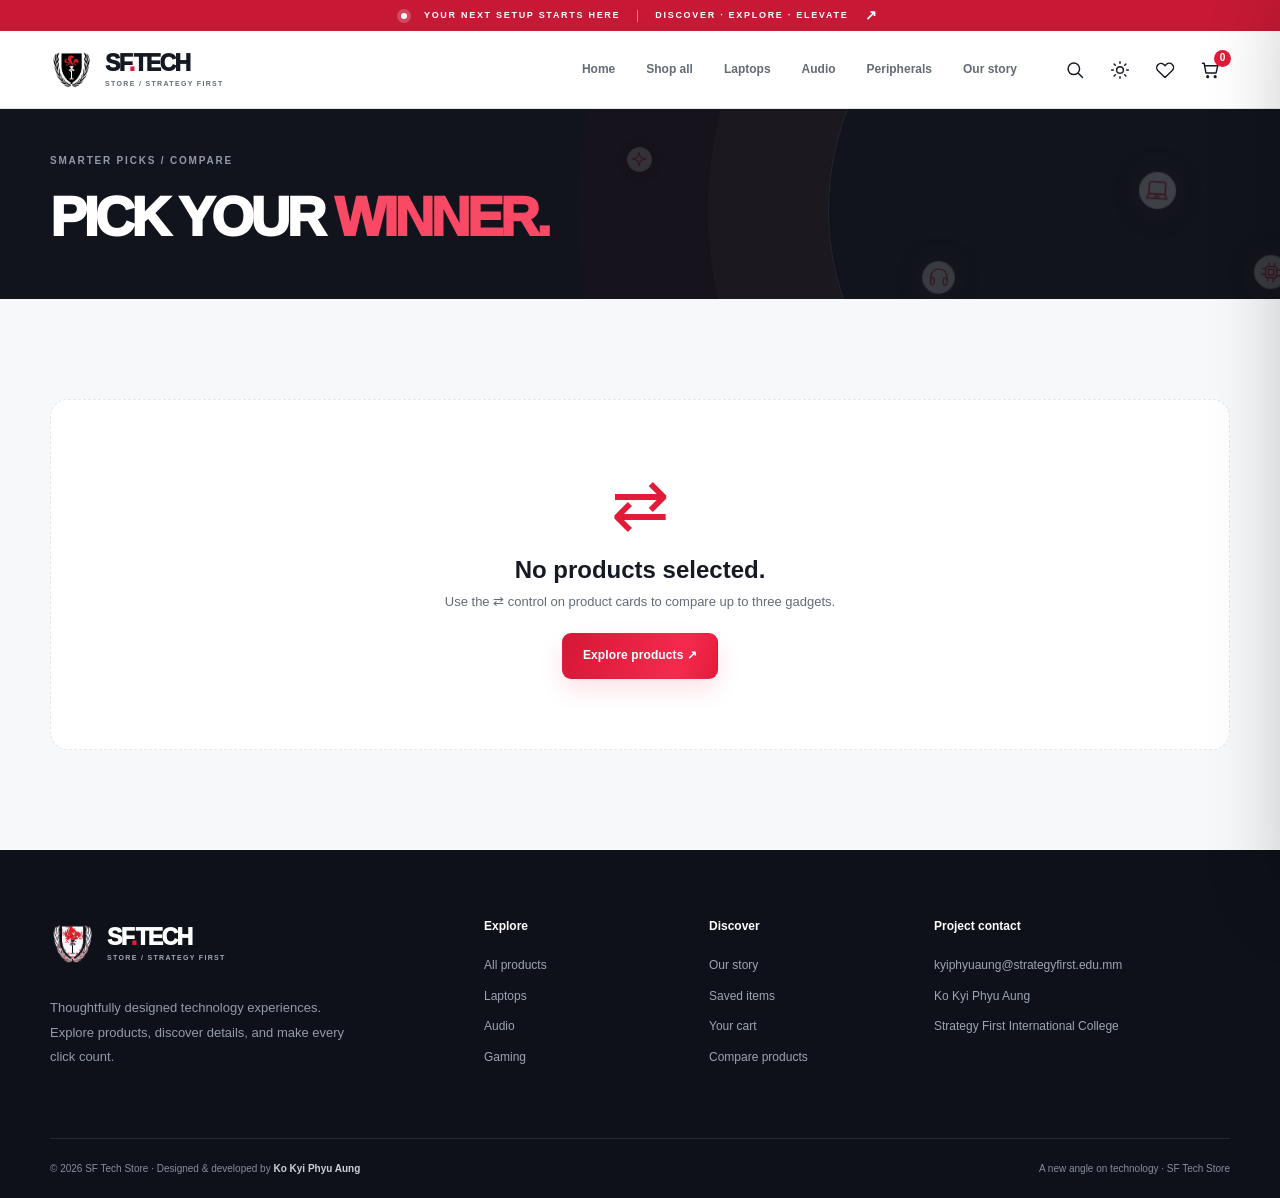
<file: compare.html>
<!DOCTYPE html>
<html lang="en">
  <head>
    <meta charset="utf-8">
    <meta name="viewport" content="width=device-width, initial-scale=1">
    <meta name="theme-color" content="#0e1118">
    <meta name="description" content="SF Tech Store — standout gadgets, immersive 360° product views and an elevated shopping experience.">
    <title>Compare products | SF Tech Store</title>
    <link rel="icon" href="assets/img/brand/mark-dark.png" type="image/png">
    <link rel="stylesheet" href="assets/css/style.css">
    <link rel="stylesheet" href="assets/css/experience.css">
  </head>
  <body data-page="compare">
    <div class="announcement"><span class="announcement-dot"></span> YOUR NEXT SETUP STARTS HERE <span class="announcement-divider"></span> DISCOVER · EXPLORE · ELEVATE <span class="announcement-arrow">↗</span></div>
    <header class="site-header" id="site-header">
      <div class="nav-shell container-wide">
  <a class="brand" href="index.html" aria-label="SF Tech Store homepage"><img src="assets/img/brand/mark-dark.png" alt="Strategy First crest"><span class="brand-copy"><strong>SF<span class="brand-red">.</span>TECH</strong><small>STORE / STRATEGY FIRST</small></span></a>
  <nav class="main-nav" id="main-nav" aria-label="Main navigation"><a href="index.html" data-nav="home">Home</a><a href="products.html" data-nav="products">Shop all</a><a href="products.html?category=Laptops">Laptops</a><a href="products.html?category=Audio">Audio</a><a href="products.html?category=Peripherals">Peripherals</a><a href="about.html" data-nav="about">Our story</a></nav>
        <div class="nav-actions"><button class="icon-btn" id="search-top" type="button" aria-label="Search products" title="Search"><svg viewBox="0 0 24 24"><circle cx="10.6" cy="10.6" r="6.9"/><path d="m16 16 5 5"/></svg></button>
  <button class="icon-btn theme-toggle" id="theme-toggle" aria-label="Toggle color theme" title="Dark or light mode"><svg class="theme-sun" viewBox="0 0 24 24"><circle cx="12" cy="12" r="4"/><path d="M12 2v2M12 20v2M2 12h2M20 12h2M4.9 4.9l1.5 1.5m11.2 11.2 1.5 1.5M19.1 4.9l-1.5 1.5M6.4 17.6l-1.5 1.5"/></svg><svg class="theme-moon" viewBox="0 0 24 24"><path d="M20.1 15.7A8.9 8.9 0 0 1 8.3 3.9 9 9 0 1 0 20.1 15.7Z"/></svg></button>
  <a href="wishlist.html" class="icon-btn" aria-label="View wishlist" title="Wishlist"><svg viewBox="0 0 24 24"><path d="M20.7 5.4a5.1 5.1 0 0 0-7.2 0L12 6.9l-1.5-1.5a5.1 5.1 0 0 0-7.2 7.2L12 21l8.7-8.4a5.1 5.1 0 0 0 0-7.2Z"/></svg><span class="mini-counter" id="wish-count" hidden>0</span></a>
  <button class="icon-btn" id="cart-trigger" type="button" aria-label="Open shopping cart" title="Shopping cart"><svg viewBox="0 0 24 24"><path d="M3 4h2l2.1 11.5h12.2l2-8.5H6"/><circle cx="9.2" cy="20" r="1"/><circle cx="18.2" cy="20" r="1"/></svg><span class="mini-counter" id="cart-count">0</span></button>
  <button class="icon-btn mobile-menu-trigger" id="menu-trigger" type="button" aria-expanded="false" aria-controls="main-nav" aria-label="Open navigation"><svg viewBox="0 0 24 24"><path d="M4 7h16M4 12h16M4 17h16"/></svg></button></div>
      </div>
    </header>
    <main id="main-content">
      <section class="page-mast short-mast">
        <div class="container-wide">
          <div class="page-mast-eyebrow">SMARTER PICKS / COMPARE</div>
          <h1>PICK YOUR <em>WINNER.</em></h1>
        </div>
      </section>
      <section class="section">
        <div class="container-wide" id="compare-content"></div>
      </section>
    </main>
    <footer class="footer">
      <div class="container-wide">
        <div class="footer-top">
          <div class="footer-brand"><a class="brand" href="index.html"><img src="assets/img/brand/mark-light.png" alt="Strategy First crest"><span class="brand-copy"><strong>SF<span class="brand-red">.</span>TECH</strong><small>STORE / STRATEGY FIRST</small></span></a><p>Thoughtfully designed technology experiences. Explore products, discover details, and make every click count.</p>
          </div>
          <div class="footer-links">
            <div><b>Explore</b><a href="products.html">All products</a><a href="products.html?category=Laptops">Laptops</a><a href="products.html?category=Audio">Audio</a><a href="products.html?category=Gaming">Gaming</a></div>
            <div><b>Discover</b><a href="about.html">Our story</a><a href="wishlist.html">Saved items</a><a href="cart.html">Your cart</a><a href="compare.html">Compare products</a></div>
            <div><b>Project contact</b><a href="mailto:kyiphyuaung@strategyfirst.edu.mm">kyiphyuaung@strategyfirst.edu.mm</a><span>Ko Kyi Phyu Aung</span><span>Strategy First International College</span></div>
          </div>
        </div>
        <div class="footer-bottom"><span>© 2026 SF Tech Store · Designed & developed by <strong>Ko Kyi Phyu Aung</strong></span><span>A new angle on technology · SF Tech Store</span></div>
      </div>
    </footer>
    <div class="overlay" id="cart-overlay" aria-hidden="true"></div>
    <aside class="cart-drawer" id="cart-drawer" aria-hidden="true" role="dialog" aria-modal="true" aria-labelledby="cart-drawer-title">
      <div class="drawer-head">
        <div><span class="eyebrow">YOUR SELECTION</span><h2 id="cart-drawer-title">Shopping bag <span id="drawer-count">(0)</span></h2>
        </div><button class="icon-btn" id="cart-close" aria-label="Close cart"><svg viewBox="0 0 24 24"><path d="M5 5l14 14M19 5 5 19"/></svg></button></div>
      <div class="drawer-items" id="drawer-items"></div>
      <div class="drawer-foot">
        <div class="summary-line"><span>Subtotal</span><strong id="drawer-total">MMK 0</strong></div>
        <p class="drawer-note">Shipping and any adjustments are shown at checkout.</p><a href="checkout.html" class="btn btn-red btn-full">Continue to checkout <span>↗</span></a><a href="cart.html" class="text-link center-link">View full cart</a></div>
    </aside>
    <div class="lightbox" id="image-lightbox" role="dialog" aria-modal="true" aria-label="Zoom product image" aria-hidden="true">
      <div class="lightbox-toolbar"><span id="lightbox-label">PRODUCT VIEW</span><div><button class="lightbox-tool" id="zoom-out" aria-label="Zoom out">−</button><span id="zoom-level">100%</span><button class="lightbox-tool" id="zoom-in" aria-label="Zoom in">+</button><button class="lightbox-tool" id="lightbox-close" aria-label="Close image zoom">✕</button></div>
      </div>
      <div class="lightbox-stage" id="lightbox-stage"><img id="lightbox-image" alt="Enlarged product illustration"></div>
      <p class="lightbox-hint">Scroll to zoom · Drag to pan · Esc to close</p>
    </div>
    <div class="toast-stack" id="toast-stack" role="status" aria-live="polite"></div>
    <div class="compare-bar" id="compare-bar" hidden>
      <div class="compare-bar-inner container-wide"><span>Compare items <b id="compare-count">0/3</b></span><div id="compare-chips"></div>
        <div class="compare-bar-actions"><button class="btn btn-quiet btn-sm" id="compare-clear">Clear</button><a class="btn btn-red btn-sm" href="compare.html">Compare now ↗</a></div>
      </div>
    </div>
    <script src="assets/js/catalog.js"></script>
    <script src="assets/js/app.js"></script>
    <script src="assets/js/experience.js"></script>
  </body>
</html>
</file>
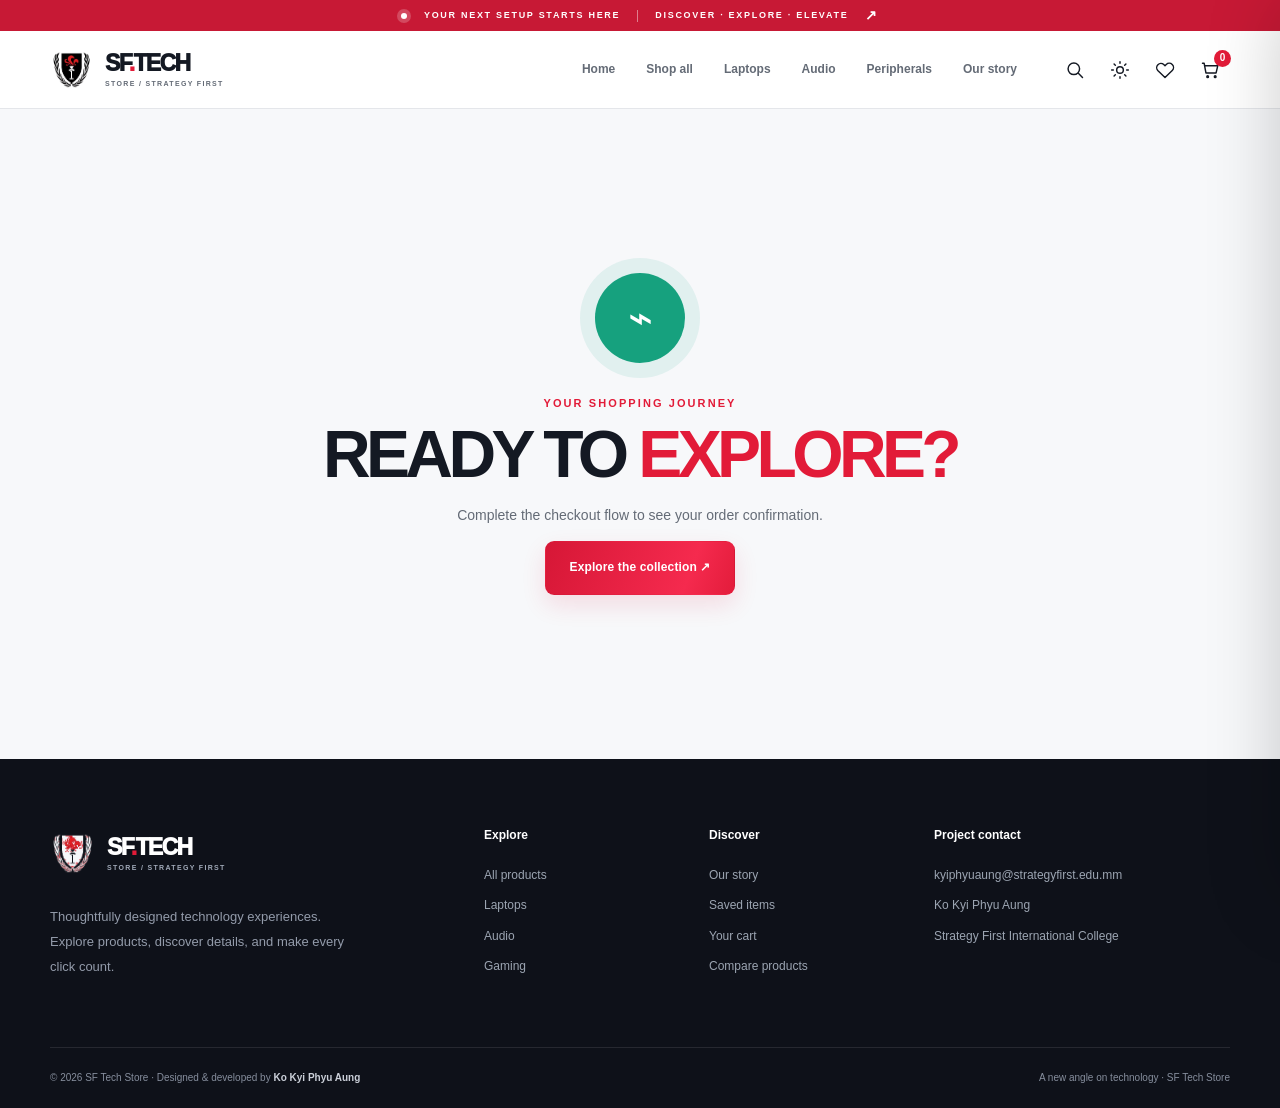
<file: order-confirmation.html>
<!DOCTYPE html>
<html lang="en">
  <head>
    <meta charset="utf-8">
    <meta name="viewport" content="width=device-width, initial-scale=1">
    <meta name="theme-color" content="#0e1118">
    <meta name="description" content="SF Tech Store — standout gadgets, immersive 360° product views and an elevated shopping experience.">
    <title>Order confirmation | SF Tech Store</title>
    <link rel="icon" href="assets/img/brand/mark-dark.png" type="image/png">
    <link rel="stylesheet" href="assets/css/style.css">
    <link rel="stylesheet" href="assets/css/experience.css">
  </head>
  <body data-page="order-confirmation">
    <div class="announcement"><span class="announcement-dot"></span> YOUR NEXT SETUP STARTS HERE <span class="announcement-divider"></span> DISCOVER · EXPLORE · ELEVATE <span class="announcement-arrow">↗</span></div>
    <header class="site-header" id="site-header">
      <div class="nav-shell container-wide">
  <a class="brand" href="index.html" aria-label="SF Tech Store homepage"><img src="assets/img/brand/mark-dark.png" alt="Strategy First crest"><span class="brand-copy"><strong>SF<span class="brand-red">.</span>TECH</strong><small>STORE / STRATEGY FIRST</small></span></a>
  <nav class="main-nav" id="main-nav" aria-label="Main navigation"><a href="index.html" data-nav="home">Home</a><a href="products.html" data-nav="products">Shop all</a><a href="products.html?category=Laptops">Laptops</a><a href="products.html?category=Audio">Audio</a><a href="products.html?category=Peripherals">Peripherals</a><a href="about.html" data-nav="about">Our story</a></nav>
        <div class="nav-actions"><button class="icon-btn" id="search-top" type="button" aria-label="Search products" title="Search"><svg viewBox="0 0 24 24"><circle cx="10.6" cy="10.6" r="6.9"/><path d="m16 16 5 5"/></svg></button>
  <button class="icon-btn theme-toggle" id="theme-toggle" aria-label="Toggle color theme" title="Dark or light mode"><svg class="theme-sun" viewBox="0 0 24 24"><circle cx="12" cy="12" r="4"/><path d="M12 2v2M12 20v2M2 12h2M20 12h2M4.9 4.9l1.5 1.5m11.2 11.2 1.5 1.5M19.1 4.9l-1.5 1.5M6.4 17.6l-1.5 1.5"/></svg><svg class="theme-moon" viewBox="0 0 24 24"><path d="M20.1 15.7A8.9 8.9 0 0 1 8.3 3.9 9 9 0 1 0 20.1 15.7Z"/></svg></button>
  <a href="wishlist.html" class="icon-btn" aria-label="View wishlist" title="Wishlist"><svg viewBox="0 0 24 24"><path d="M20.7 5.4a5.1 5.1 0 0 0-7.2 0L12 6.9l-1.5-1.5a5.1 5.1 0 0 0-7.2 7.2L12 21l8.7-8.4a5.1 5.1 0 0 0 0-7.2Z"/></svg><span class="mini-counter" id="wish-count" hidden>0</span></a>
  <button class="icon-btn" id="cart-trigger" type="button" aria-label="Open shopping cart" title="Shopping cart"><svg viewBox="0 0 24 24"><path d="M3 4h2l2.1 11.5h12.2l2-8.5H6"/><circle cx="9.2" cy="20" r="1"/><circle cx="18.2" cy="20" r="1"/></svg><span class="mini-counter" id="cart-count">0</span></button>
  <button class="icon-btn mobile-menu-trigger" id="menu-trigger" type="button" aria-expanded="false" aria-controls="main-nav" aria-label="Open navigation"><svg viewBox="0 0 24 24"><path d="M4 7h16M4 12h16M4 17h16"/></svg></button></div>
      </div>
    </header>
    <main id="main-content">
      <section class="success-section">
        <div class="container-narrow" id="confirmation-content"></div>
      </section>
    </main>
    <footer class="footer">
      <div class="container-wide">
        <div class="footer-top">
          <div class="footer-brand"><a class="brand" href="index.html"><img src="assets/img/brand/mark-light.png" alt="Strategy First crest"><span class="brand-copy"><strong>SF<span class="brand-red">.</span>TECH</strong><small>STORE / STRATEGY FIRST</small></span></a><p>Thoughtfully designed technology experiences. Explore products, discover details, and make every click count.</p>
          </div>
          <div class="footer-links">
            <div><b>Explore</b><a href="products.html">All products</a><a href="products.html?category=Laptops">Laptops</a><a href="products.html?category=Audio">Audio</a><a href="products.html?category=Gaming">Gaming</a></div>
            <div><b>Discover</b><a href="about.html">Our story</a><a href="wishlist.html">Saved items</a><a href="cart.html">Your cart</a><a href="compare.html">Compare products</a></div>
            <div><b>Project contact</b><a href="mailto:kyiphyuaung@strategyfirst.edu.mm">kyiphyuaung@strategyfirst.edu.mm</a><span>Ko Kyi Phyu Aung</span><span>Strategy First International College</span></div>
          </div>
        </div>
        <div class="footer-bottom"><span>© 2026 SF Tech Store · Designed & developed by <strong>Ko Kyi Phyu Aung</strong></span><span>A new angle on technology · SF Tech Store</span></div>
      </div>
    </footer>
    <div class="overlay" id="cart-overlay" aria-hidden="true"></div>
    <aside class="cart-drawer" id="cart-drawer" aria-hidden="true" role="dialog" aria-modal="true" aria-labelledby="cart-drawer-title">
      <div class="drawer-head">
        <div><span class="eyebrow">YOUR SELECTION</span><h2 id="cart-drawer-title">Shopping bag <span id="drawer-count">(0)</span></h2>
        </div><button class="icon-btn" id="cart-close" aria-label="Close cart"><svg viewBox="0 0 24 24"><path d="M5 5l14 14M19 5 5 19"/></svg></button></div>
      <div class="drawer-items" id="drawer-items"></div>
      <div class="drawer-foot">
        <div class="summary-line"><span>Subtotal</span><strong id="drawer-total">MMK 0</strong></div>
        <p class="drawer-note">Shipping and any adjustments are shown at checkout.</p><a href="checkout.html" class="btn btn-red btn-full">Continue to checkout <span>↗</span></a><a href="cart.html" class="text-link center-link">View full cart</a></div>
    </aside>
    <div class="lightbox" id="image-lightbox" role="dialog" aria-modal="true" aria-label="Zoom product image" aria-hidden="true">
      <div class="lightbox-toolbar"><span id="lightbox-label">PRODUCT VIEW</span><div><button class="lightbox-tool" id="zoom-out" aria-label="Zoom out">−</button><span id="zoom-level">100%</span><button class="lightbox-tool" id="zoom-in" aria-label="Zoom in">+</button><button class="lightbox-tool" id="lightbox-close" aria-label="Close image zoom">✕</button></div>
      </div>
      <div class="lightbox-stage" id="lightbox-stage"><img id="lightbox-image" alt="Enlarged product illustration"></div>
      <p class="lightbox-hint">Scroll to zoom · Drag to pan · Esc to close</p>
    </div>
    <div class="toast-stack" id="toast-stack" role="status" aria-live="polite"></div>
    <div class="compare-bar" id="compare-bar" hidden>
      <div class="compare-bar-inner container-wide"><span>Compare items <b id="compare-count">0/3</b></span><div id="compare-chips"></div>
        <div class="compare-bar-actions"><button class="btn btn-quiet btn-sm" id="compare-clear">Clear</button><a class="btn btn-red btn-sm" href="compare.html">Compare now ↗</a></div>
      </div>
    </div>
    <script src="assets/js/catalog.js"></script>
    <script src="assets/js/app.js"></script>
    <script src="assets/js/experience.js"></script>
  </body>
</html>
</file>
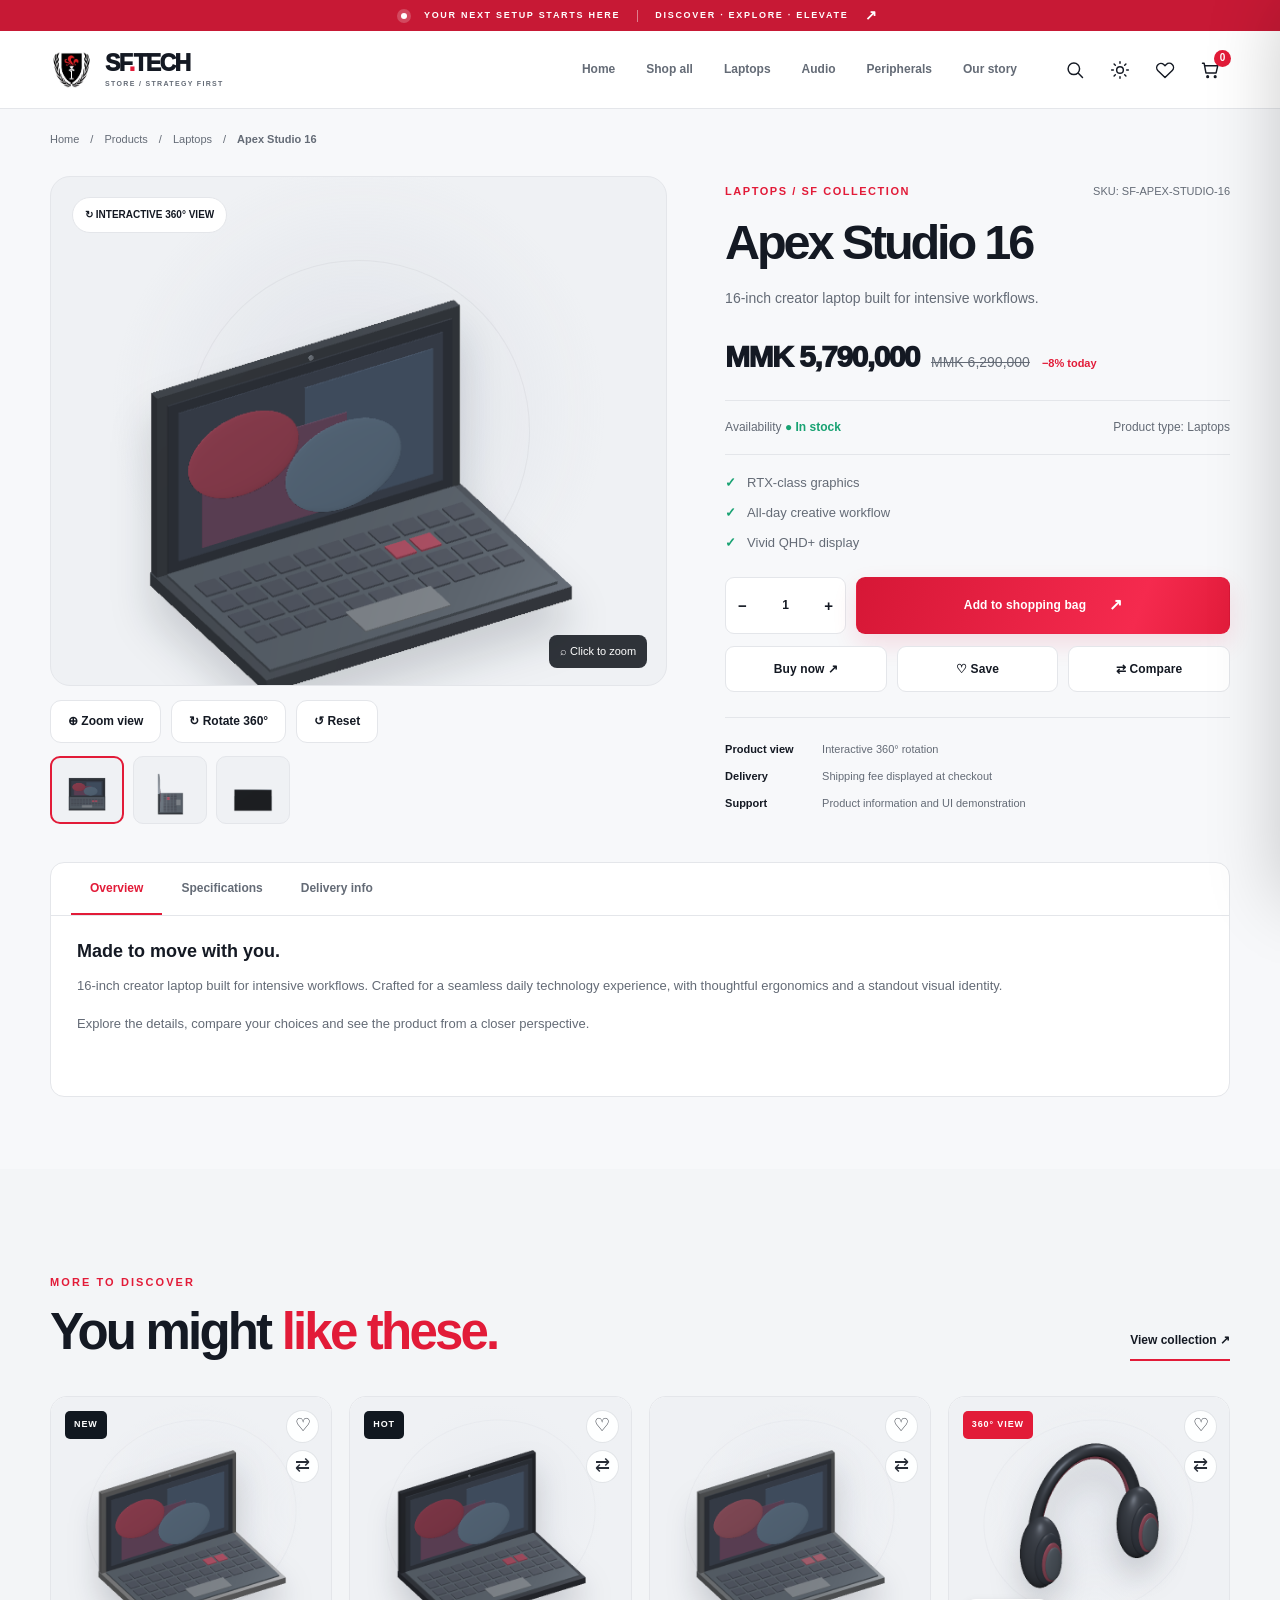
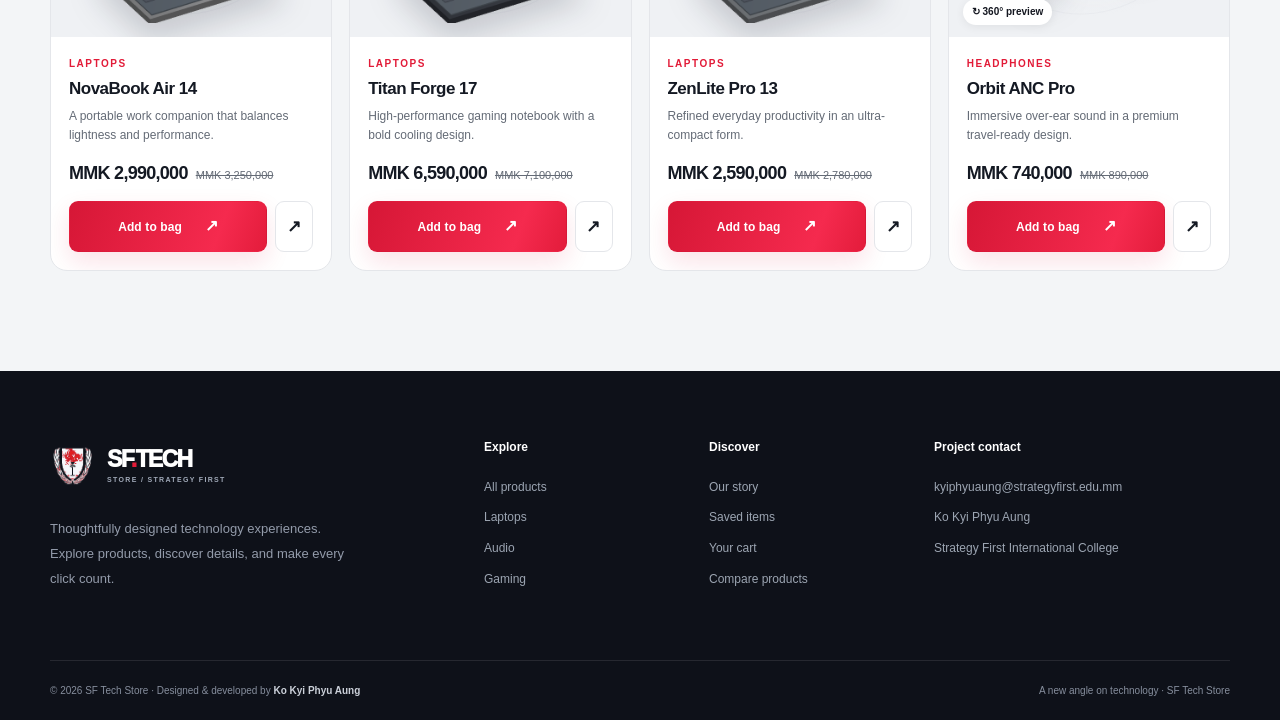
<file: product.html>
<!DOCTYPE html>
<html lang="en">
  <head>
    <meta charset="utf-8">
    <meta name="viewport" content="width=device-width, initial-scale=1">
    <meta name="theme-color" content="#0e1118">
    <meta name="description" content="SF Tech Store — standout gadgets, immersive 360° product views and an elevated shopping experience.">
    <title>Product details | SF Tech Store</title>
    <link rel="icon" href="assets/img/brand/mark-dark.png" type="image/png">
    <link rel="stylesheet" href="assets/css/style.css">
    <link rel="stylesheet" href="assets/css/experience.css">
  </head>
  <body data-page="product">
    <div class="announcement"><span class="announcement-dot"></span> YOUR NEXT SETUP STARTS HERE <span class="announcement-divider"></span> DISCOVER · EXPLORE · ELEVATE <span class="announcement-arrow">↗</span></div>
    <header class="site-header" id="site-header">
      <div class="nav-shell container-wide">
  <a class="brand" href="index.html" aria-label="SF Tech Store homepage"><img src="assets/img/brand/mark-dark.png" alt="Strategy First crest"><span class="brand-copy"><strong>SF<span class="brand-red">.</span>TECH</strong><small>STORE / STRATEGY FIRST</small></span></a>
  <nav class="main-nav" id="main-nav" aria-label="Main navigation"><a href="index.html" data-nav="home">Home</a><a href="products.html" data-nav="products">Shop all</a><a href="products.html?category=Laptops">Laptops</a><a href="products.html?category=Audio">Audio</a><a href="products.html?category=Peripherals">Peripherals</a><a href="about.html" data-nav="about">Our story</a></nav>
        <div class="nav-actions"><button class="icon-btn" id="search-top" type="button" aria-label="Search products" title="Search"><svg viewBox="0 0 24 24"><circle cx="10.6" cy="10.6" r="6.9"/><path d="m16 16 5 5"/></svg></button>
  <button class="icon-btn theme-toggle" id="theme-toggle" aria-label="Toggle color theme" title="Dark or light mode"><svg class="theme-sun" viewBox="0 0 24 24"><circle cx="12" cy="12" r="4"/><path d="M12 2v2M12 20v2M2 12h2M20 12h2M4.9 4.9l1.5 1.5m11.2 11.2 1.5 1.5M19.1 4.9l-1.5 1.5M6.4 17.6l-1.5 1.5"/></svg><svg class="theme-moon" viewBox="0 0 24 24"><path d="M20.1 15.7A8.9 8.9 0 0 1 8.3 3.9 9 9 0 1 0 20.1 15.7Z"/></svg></button>
  <a href="wishlist.html" class="icon-btn" aria-label="View wishlist" title="Wishlist"><svg viewBox="0 0 24 24"><path d="M20.7 5.4a5.1 5.1 0 0 0-7.2 0L12 6.9l-1.5-1.5a5.1 5.1 0 0 0-7.2 7.2L12 21l8.7-8.4a5.1 5.1 0 0 0 0-7.2Z"/></svg><span class="mini-counter" id="wish-count" hidden>0</span></a>
  <button class="icon-btn" id="cart-trigger" type="button" aria-label="Open shopping cart" title="Shopping cart"><svg viewBox="0 0 24 24"><path d="M3 4h2l2.1 11.5h12.2l2-8.5H6"/><circle cx="9.2" cy="20" r="1"/><circle cx="18.2" cy="20" r="1"/></svg><span class="mini-counter" id="cart-count">0</span></button>
  <button class="icon-btn mobile-menu-trigger" id="menu-trigger" type="button" aria-expanded="false" aria-controls="main-nav" aria-label="Open navigation"><svg viewBox="0 0 24 24"><path d="M4 7h16M4 12h16M4 17h16"/></svg></button></div>
      </div>
    </header>
    <main id="main-content">
      <section class="detail-section">
        <div class="container-wide">
          <div class="breadcrumbs" id="detail-breadcrumbs"><a href="index.html">Home</a><span>/</span><a href="products.html">Products</a></div>
          <div id="product-detail"></div>
        </div>
      </section>
      <section class="section related-section">
        <div class="container-wide">
          <div class="section-intro">
            <div><span class="eyebrow">MORE TO DISCOVER</span><h2>You might <span>like these.</span></h2>
            </div><a class="section-link" href="products.html">View collection ↗</a></div>
          <div class="product-grid" id="related-grid"></div>
        </div>
      </section>
    </main>
    <footer class="footer">
      <div class="container-wide">
        <div class="footer-top">
          <div class="footer-brand"><a class="brand" href="index.html"><img src="assets/img/brand/mark-light.png" alt="Strategy First crest"><span class="brand-copy"><strong>SF<span class="brand-red">.</span>TECH</strong><small>STORE / STRATEGY FIRST</small></span></a><p>Thoughtfully designed technology experiences. Explore products, discover details, and make every click count.</p>
          </div>
          <div class="footer-links">
            <div><b>Explore</b><a href="products.html">All products</a><a href="products.html?category=Laptops">Laptops</a><a href="products.html?category=Audio">Audio</a><a href="products.html?category=Gaming">Gaming</a></div>
            <div><b>Discover</b><a href="about.html">Our story</a><a href="wishlist.html">Saved items</a><a href="cart.html">Your cart</a><a href="compare.html">Compare products</a></div>
            <div><b>Project contact</b><a href="mailto:kyiphyuaung@strategyfirst.edu.mm">kyiphyuaung@strategyfirst.edu.mm</a><span>Ko Kyi Phyu Aung</span><span>Strategy First International College</span></div>
          </div>
        </div>
        <div class="footer-bottom"><span>© 2026 SF Tech Store · Designed & developed by <strong>Ko Kyi Phyu Aung</strong></span><span>A new angle on technology · SF Tech Store</span></div>
      </div>
    </footer>
    <div class="overlay" id="cart-overlay" aria-hidden="true"></div>
    <aside class="cart-drawer" id="cart-drawer" aria-hidden="true" role="dialog" aria-modal="true" aria-labelledby="cart-drawer-title">
      <div class="drawer-head">
        <div><span class="eyebrow">YOUR SELECTION</span><h2 id="cart-drawer-title">Shopping bag <span id="drawer-count">(0)</span></h2>
        </div><button class="icon-btn" id="cart-close" aria-label="Close cart"><svg viewBox="0 0 24 24"><path d="M5 5l14 14M19 5 5 19"/></svg></button></div>
      <div class="drawer-items" id="drawer-items"></div>
      <div class="drawer-foot">
        <div class="summary-line"><span>Subtotal</span><strong id="drawer-total">MMK 0</strong></div>
        <p class="drawer-note">Shipping and any adjustments are shown at checkout.</p><a href="checkout.html" class="btn btn-red btn-full">Continue to checkout <span>↗</span></a><a href="cart.html" class="text-link center-link">View full cart</a></div>
    </aside>
    <div class="lightbox" id="image-lightbox" role="dialog" aria-modal="true" aria-label="Zoom product image" aria-hidden="true">
      <div class="lightbox-toolbar"><span id="lightbox-label">PRODUCT VIEW</span><div><button class="lightbox-tool" id="zoom-out" aria-label="Zoom out">−</button><span id="zoom-level">100%</span><button class="lightbox-tool" id="zoom-in" aria-label="Zoom in">+</button><button class="lightbox-tool" id="lightbox-close" aria-label="Close image zoom">✕</button></div>
      </div>
      <div class="lightbox-stage" id="lightbox-stage"><img id="lightbox-image" alt="Enlarged product illustration"></div>
      <p class="lightbox-hint">Scroll to zoom · Drag to pan · Esc to close</p>
    </div>
    <div class="toast-stack" id="toast-stack" role="status" aria-live="polite"></div>
    <div class="compare-bar" id="compare-bar" hidden>
      <div class="compare-bar-inner container-wide"><span>Compare items <b id="compare-count">0/3</b></span><div id="compare-chips"></div>
        <div class="compare-bar-actions"><button class="btn btn-quiet btn-sm" id="compare-clear">Clear</button><a class="btn btn-red btn-sm" href="compare.html">Compare now ↗</a></div>
      </div>
    </div>
    <script src="assets/js/catalog.js"></script>
    <script src="assets/js/app.js"></script>
    <script src="assets/js/experience.js"></script>
  </body>
</html>
</file>
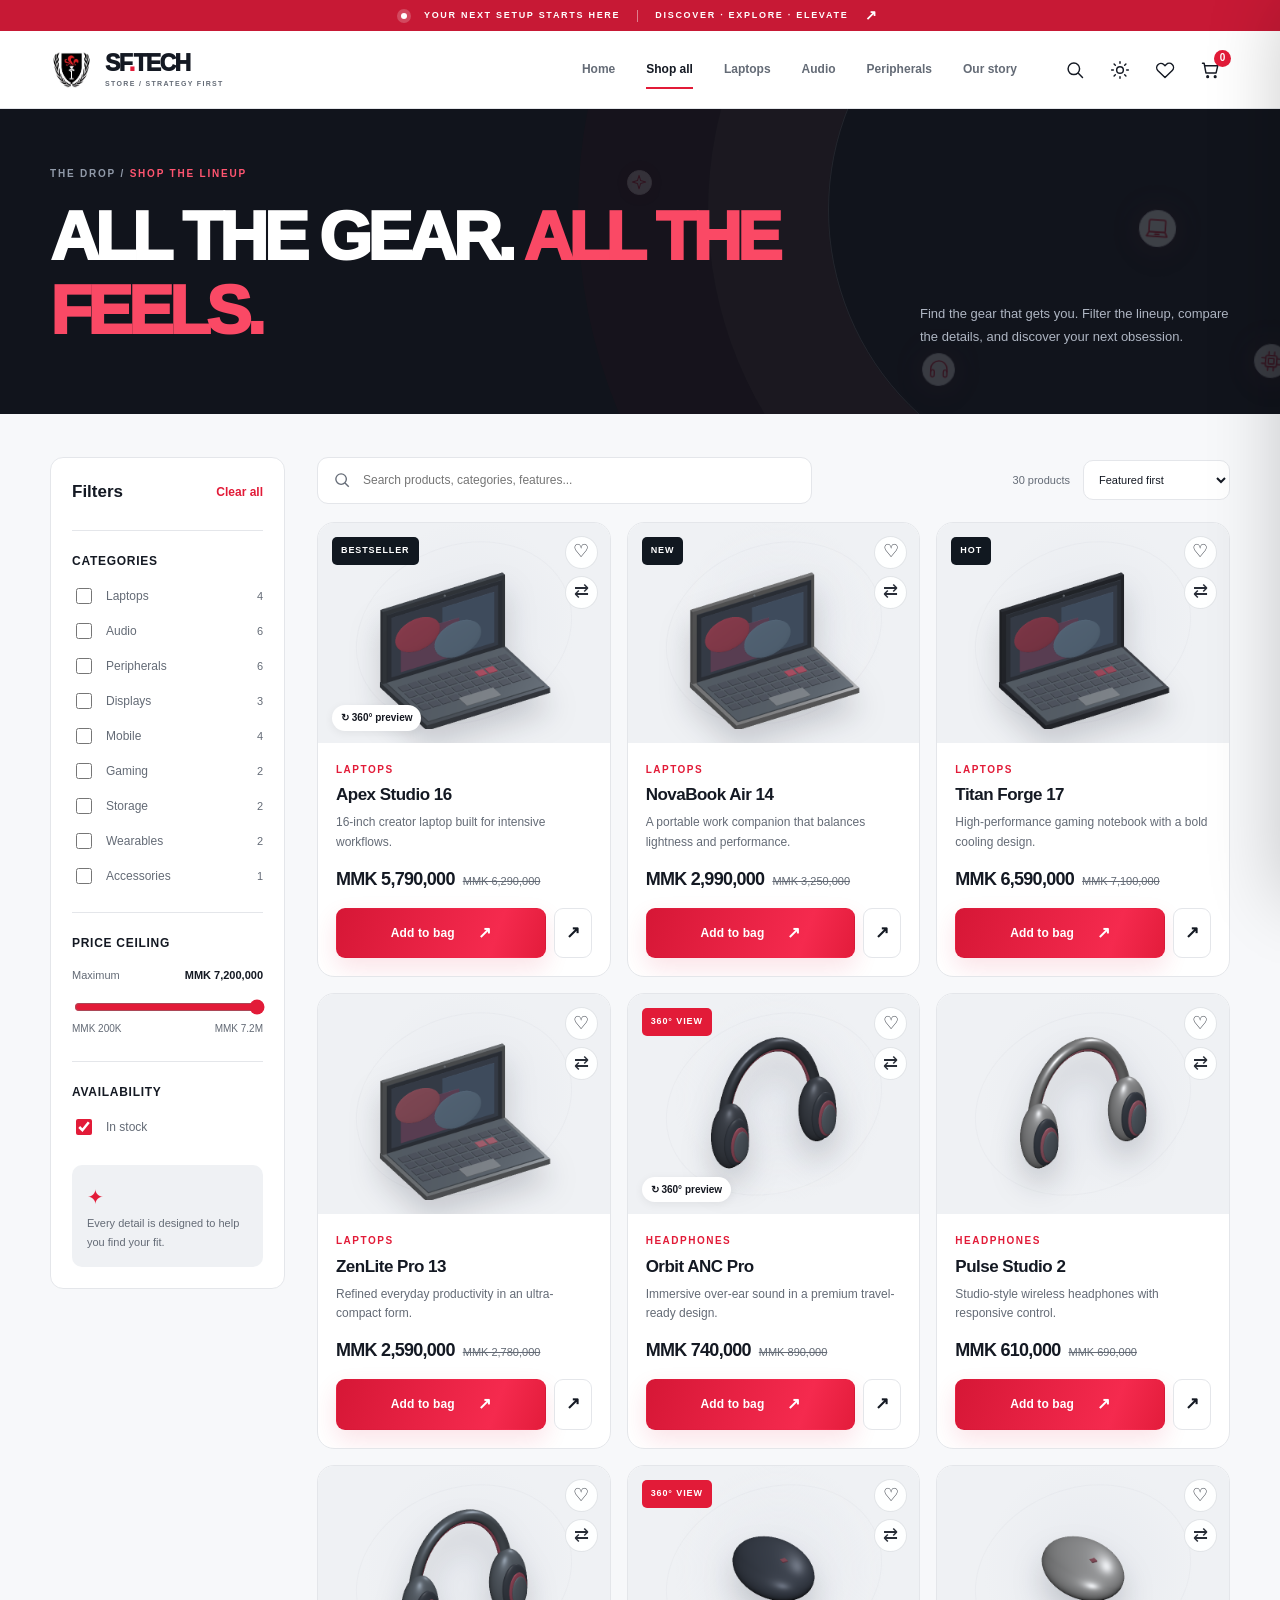
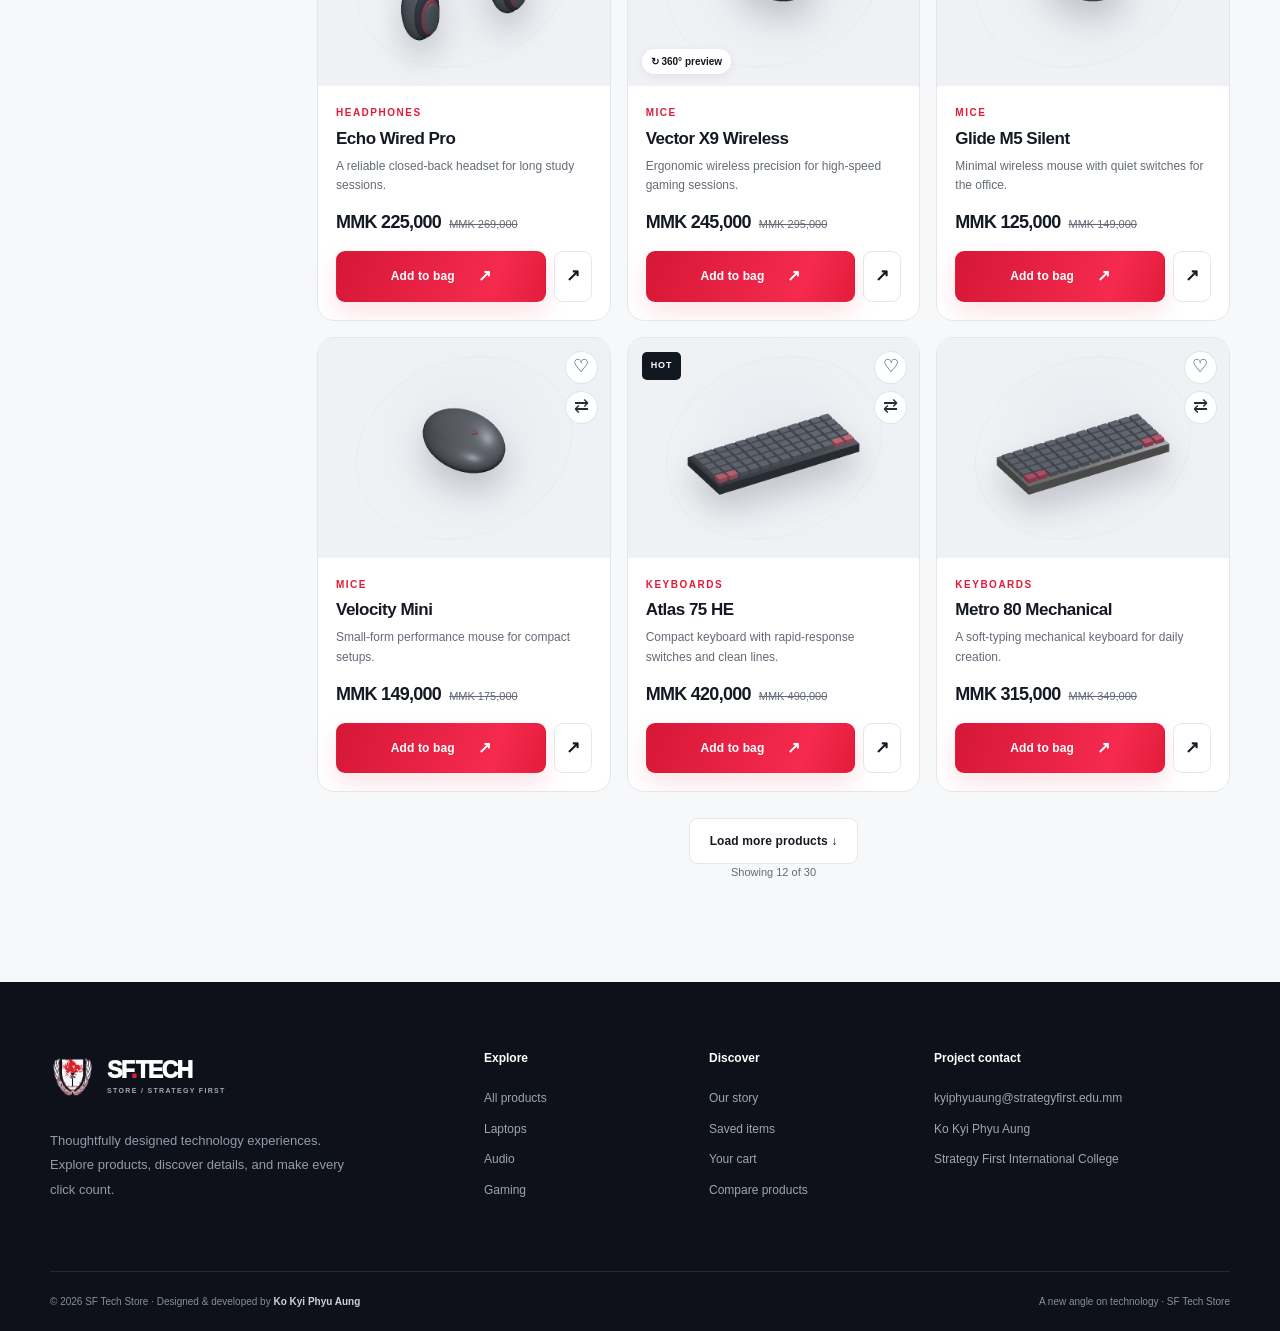
<file: products.html>
<!DOCTYPE html>
<html lang="en">
  <head>
    <meta charset="utf-8">
    <meta name="viewport" content="width=device-width, initial-scale=1">
    <meta name="theme-color" content="#0e1118">
    <meta name="description" content="SF Tech Store — standout gadgets, immersive 360° product views and an elevated shopping experience.">
    <title>Products | SF Tech Store</title>
    <link rel="icon" href="assets/img/brand/mark-dark.png" type="image/png">
    <link rel="stylesheet" href="assets/css/style.css">
    <link rel="stylesheet" href="assets/css/experience.css">
  </head>
  <body data-page="products">
    <div class="announcement"><span class="announcement-dot"></span> YOUR NEXT SETUP STARTS HERE <span class="announcement-divider"></span> DISCOVER · EXPLORE · ELEVATE <span class="announcement-arrow">↗</span></div>
    <header class="site-header" id="site-header">
      <div class="nav-shell container-wide">
  <a class="brand" href="index.html" aria-label="SF Tech Store homepage"><img src="assets/img/brand/mark-dark.png" alt="Strategy First crest"><span class="brand-copy"><strong>SF<span class="brand-red">.</span>TECH</strong><small>STORE / STRATEGY FIRST</small></span></a>
  <nav class="main-nav" id="main-nav" aria-label="Main navigation"><a href="index.html" data-nav="home">Home</a><a href="products.html" data-nav="products">Shop all</a><a href="products.html?category=Laptops">Laptops</a><a href="products.html?category=Audio">Audio</a><a href="products.html?category=Peripherals">Peripherals</a><a href="about.html" data-nav="about">Our story</a></nav>
        <div class="nav-actions"><button class="icon-btn" id="search-top" type="button" aria-label="Search products" title="Search"><svg viewBox="0 0 24 24"><circle cx="10.6" cy="10.6" r="6.9"/><path d="m16 16 5 5"/></svg></button>
  <button class="icon-btn theme-toggle" id="theme-toggle" aria-label="Toggle color theme" title="Dark or light mode"><svg class="theme-sun" viewBox="0 0 24 24"><circle cx="12" cy="12" r="4"/><path d="M12 2v2M12 20v2M2 12h2M20 12h2M4.9 4.9l1.5 1.5m11.2 11.2 1.5 1.5M19.1 4.9l-1.5 1.5M6.4 17.6l-1.5 1.5"/></svg><svg class="theme-moon" viewBox="0 0 24 24"><path d="M20.1 15.7A8.9 8.9 0 0 1 8.3 3.9 9 9 0 1 0 20.1 15.7Z"/></svg></button>
  <a href="wishlist.html" class="icon-btn" aria-label="View wishlist" title="Wishlist"><svg viewBox="0 0 24 24"><path d="M20.7 5.4a5.1 5.1 0 0 0-7.2 0L12 6.9l-1.5-1.5a5.1 5.1 0 0 0-7.2 7.2L12 21l8.7-8.4a5.1 5.1 0 0 0 0-7.2Z"/></svg><span class="mini-counter" id="wish-count" hidden>0</span></a>
  <button class="icon-btn" id="cart-trigger" type="button" aria-label="Open shopping cart" title="Shopping cart"><svg viewBox="0 0 24 24"><path d="M3 4h2l2.1 11.5h12.2l2-8.5H6"/><circle cx="9.2" cy="20" r="1"/><circle cx="18.2" cy="20" r="1"/></svg><span class="mini-counter" id="cart-count">0</span></button>
  <button class="icon-btn mobile-menu-trigger" id="menu-trigger" type="button" aria-expanded="false" aria-controls="main-nav" aria-label="Open navigation"><svg viewBox="0 0 24 24"><path d="M4 7h16M4 12h16M4 17h16"/></svg></button></div>
      </div>
    </header>
    <main id="main-content">
      <section class="page-mast">
        <div class="container-wide">
          <div class="page-mast-eyebrow">THE DROP / <span>SHOP THE LINEUP</span></div>
          <div class="page-mast-flex">
            <h1>ALL THE GEAR. <em>ALL THE FEELS.</em></h1>
            <p>Find the gear that gets you. Filter the lineup, compare the details, and discover your next obsession.</p>
          </div>
        </div>
      </section>
      <div class="container-wide catalog-layout">
        <aside class="filter-panel" id="filter-panel">
          <div class="filter-heading"><strong>Filters</strong><button class="text-link" id="clear-filters">Clear all</button></div>
          <div class="filter-box">
            <h3>Categories</h3>
            <div id="category-filters"></div>
          </div>
          <div class="filter-box">
            <h3>Price ceiling</h3><label class="range-label" for="price-range">Maximum <strong id="price-range-value">MMK 7,000,000</strong></label><input id="price-range" type="range" min="200000" max="7200000" value="7200000" step="100000"><div class="range-extents"><span>MMK 200K</span><span>MMK 7.2M</span></div>
          </div>
          <div class="filter-box">
            <h3>Availability</h3><label class="check-line"><input id="stock-only" type="checkbox" checked><span>In stock</span></label></div>
          <div class="filter-helper"><span>✦</span> Every detail is designed to help you find your fit.</div>
        </aside>
        <div class="catalog-main">
          <div class="catalog-toolbar">
            <div class="catalog-search"><svg viewBox="0 0 24 24"><circle cx="10.8" cy="10.8" r="7"/><path d="m16 16 5 5"/></svg><input id="catalog-search" type="search" placeholder="Search products, categories, features..." autocomplete="off" aria-label="Search products"></div>
            <div class="toolbar-right"><span id="results-count">30 products</span><label for="sort-by" class="sr-only">Sort products</label><select id="sort-by"><option value="featured">Featured first</option><option value="price-asc">Price: low to high</option><option value="price-desc">Price: high to low</option><option value="name">Name: A–Z</option></select><button class="mobile-filter-btn btn btn-soft btn-sm" id="mobile-filters">☷ Filters</button></div>
          </div>
          <div class="active-chips" id="active-chips"></div>
          <div class="product-grid catalog-grid" id="catalog-grid"></div>
          <div id="catalog-empty" class="empty-state" hidden><span>⌕</span><h3>No gear found</h3>
            <p>Try a different search, category or price range.</p><button class="btn btn-red" id="reset-empty">Reset filters ↗</button></div>
          <div id="load-more-wrap" class="load-more-wrap"></div>
        </div>
      </div>
    </main>
    <footer class="footer">
      <div class="container-wide">
        <div class="footer-top">
          <div class="footer-brand"><a class="brand" href="index.html"><img src="assets/img/brand/mark-light.png" alt="Strategy First crest"><span class="brand-copy"><strong>SF<span class="brand-red">.</span>TECH</strong><small>STORE / STRATEGY FIRST</small></span></a><p>Thoughtfully designed technology experiences. Explore products, discover details, and make every click count.</p>
          </div>
          <div class="footer-links">
            <div><b>Explore</b><a href="products.html">All products</a><a href="products.html?category=Laptops">Laptops</a><a href="products.html?category=Audio">Audio</a><a href="products.html?category=Gaming">Gaming</a></div>
            <div><b>Discover</b><a href="about.html">Our story</a><a href="wishlist.html">Saved items</a><a href="cart.html">Your cart</a><a href="compare.html">Compare products</a></div>
            <div><b>Project contact</b><a href="mailto:kyiphyuaung@strategyfirst.edu.mm">kyiphyuaung@strategyfirst.edu.mm</a><span>Ko Kyi Phyu Aung</span><span>Strategy First International College</span></div>
          </div>
        </div>
        <div class="footer-bottom"><span>© 2026 SF Tech Store · Designed & developed by <strong>Ko Kyi Phyu Aung</strong></span><span>A new angle on technology · SF Tech Store</span></div>
      </div>
    </footer>
    <div class="overlay" id="cart-overlay" aria-hidden="true"></div>
    <aside class="cart-drawer" id="cart-drawer" aria-hidden="true" role="dialog" aria-modal="true" aria-labelledby="cart-drawer-title">
      <div class="drawer-head">
        <div><span class="eyebrow">YOUR SELECTION</span><h2 id="cart-drawer-title">Shopping bag <span id="drawer-count">(0)</span></h2>
        </div><button class="icon-btn" id="cart-close" aria-label="Close cart"><svg viewBox="0 0 24 24"><path d="M5 5l14 14M19 5 5 19"/></svg></button></div>
      <div class="drawer-items" id="drawer-items"></div>
      <div class="drawer-foot">
        <div class="summary-line"><span>Subtotal</span><strong id="drawer-total">MMK 0</strong></div>
        <p class="drawer-note">Shipping and any adjustments are shown at checkout.</p><a href="checkout.html" class="btn btn-red btn-full">Continue to checkout <span>↗</span></a><a href="cart.html" class="text-link center-link">View full cart</a></div>
    </aside>
    <div class="lightbox" id="image-lightbox" role="dialog" aria-modal="true" aria-label="Zoom product image" aria-hidden="true">
      <div class="lightbox-toolbar"><span id="lightbox-label">PRODUCT VIEW</span><div><button class="lightbox-tool" id="zoom-out" aria-label="Zoom out">−</button><span id="zoom-level">100%</span><button class="lightbox-tool" id="zoom-in" aria-label="Zoom in">+</button><button class="lightbox-tool" id="lightbox-close" aria-label="Close image zoom">✕</button></div>
      </div>
      <div class="lightbox-stage" id="lightbox-stage"><img id="lightbox-image" alt="Enlarged product illustration"></div>
      <p class="lightbox-hint">Scroll to zoom · Drag to pan · Esc to close</p>
    </div>
    <div class="toast-stack" id="toast-stack" role="status" aria-live="polite"></div>
    <div class="compare-bar" id="compare-bar" hidden>
      <div class="compare-bar-inner container-wide"><span>Compare items <b id="compare-count">0/3</b></span><div id="compare-chips"></div>
        <div class="compare-bar-actions"><button class="btn btn-quiet btn-sm" id="compare-clear">Clear</button><a class="btn btn-red btn-sm" href="compare.html">Compare now ↗</a></div>
      </div>
    </div>
    <script src="assets/js/catalog.js"></script>
    <script src="assets/js/app.js"></script>
    <script src="assets/js/experience.js"></script>
  </body>
</html>
</file>
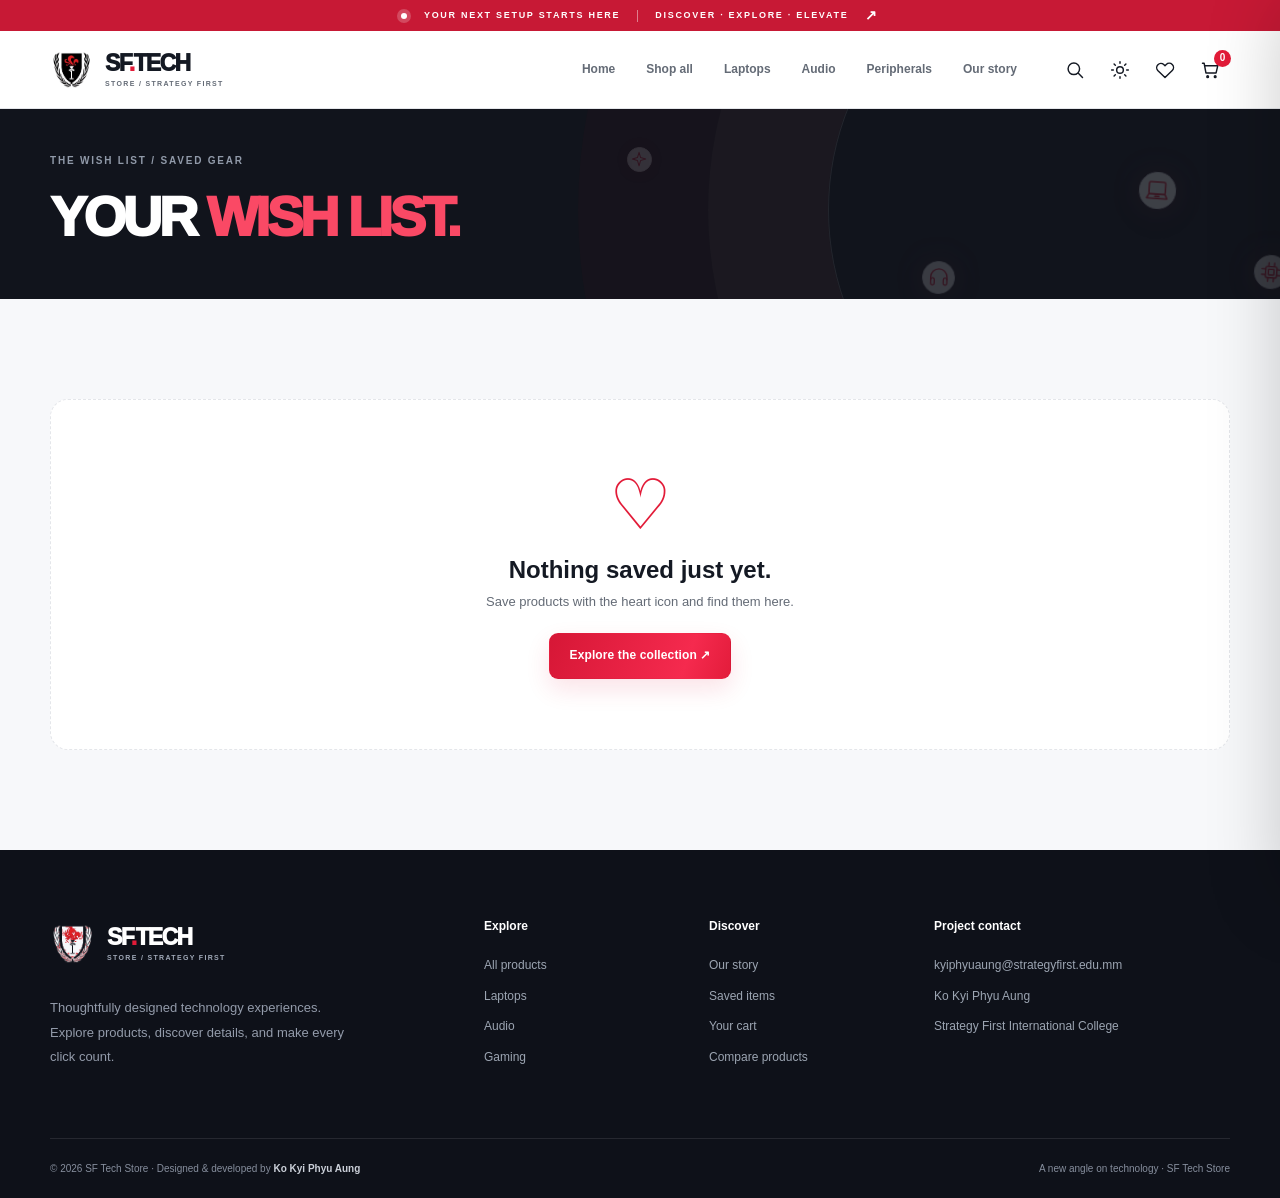
<file: wishlist.html>
<!DOCTYPE html>
<html lang="en">
  <head>
    <meta charset="utf-8">
    <meta name="viewport" content="width=device-width, initial-scale=1">
    <meta name="theme-color" content="#0e1118">
    <meta name="description" content="SF Tech Store — standout gadgets, immersive 360° product views and an elevated shopping experience.">
    <title>Wishlist | SF Tech Store</title>
    <link rel="icon" href="assets/img/brand/mark-dark.png" type="image/png">
    <link rel="stylesheet" href="assets/css/style.css">
    <link rel="stylesheet" href="assets/css/experience.css">
  </head>
  <body data-page="wishlist">
    <div class="announcement"><span class="announcement-dot"></span> YOUR NEXT SETUP STARTS HERE <span class="announcement-divider"></span> DISCOVER · EXPLORE · ELEVATE <span class="announcement-arrow">↗</span></div>
    <header class="site-header" id="site-header">
      <div class="nav-shell container-wide">
  <a class="brand" href="index.html" aria-label="SF Tech Store homepage"><img src="assets/img/brand/mark-dark.png" alt="Strategy First crest"><span class="brand-copy"><strong>SF<span class="brand-red">.</span>TECH</strong><small>STORE / STRATEGY FIRST</small></span></a>
  <nav class="main-nav" id="main-nav" aria-label="Main navigation"><a href="index.html" data-nav="home">Home</a><a href="products.html" data-nav="products">Shop all</a><a href="products.html?category=Laptops">Laptops</a><a href="products.html?category=Audio">Audio</a><a href="products.html?category=Peripherals">Peripherals</a><a href="about.html" data-nav="about">Our story</a></nav>
        <div class="nav-actions"><button class="icon-btn" id="search-top" type="button" aria-label="Search products" title="Search"><svg viewBox="0 0 24 24"><circle cx="10.6" cy="10.6" r="6.9"/><path d="m16 16 5 5"/></svg></button>
  <button class="icon-btn theme-toggle" id="theme-toggle" aria-label="Toggle color theme" title="Dark or light mode"><svg class="theme-sun" viewBox="0 0 24 24"><circle cx="12" cy="12" r="4"/><path d="M12 2v2M12 20v2M2 12h2M20 12h2M4.9 4.9l1.5 1.5m11.2 11.2 1.5 1.5M19.1 4.9l-1.5 1.5M6.4 17.6l-1.5 1.5"/></svg><svg class="theme-moon" viewBox="0 0 24 24"><path d="M20.1 15.7A8.9 8.9 0 0 1 8.3 3.9 9 9 0 1 0 20.1 15.7Z"/></svg></button>
  <a href="wishlist.html" class="icon-btn" aria-label="View wishlist" title="Wishlist"><svg viewBox="0 0 24 24"><path d="M20.7 5.4a5.1 5.1 0 0 0-7.2 0L12 6.9l-1.5-1.5a5.1 5.1 0 0 0-7.2 7.2L12 21l8.7-8.4a5.1 5.1 0 0 0 0-7.2Z"/></svg><span class="mini-counter" id="wish-count" hidden>0</span></a>
  <button class="icon-btn" id="cart-trigger" type="button" aria-label="Open shopping cart" title="Shopping cart"><svg viewBox="0 0 24 24"><path d="M3 4h2l2.1 11.5h12.2l2-8.5H6"/><circle cx="9.2" cy="20" r="1"/><circle cx="18.2" cy="20" r="1"/></svg><span class="mini-counter" id="cart-count">0</span></button>
  <button class="icon-btn mobile-menu-trigger" id="menu-trigger" type="button" aria-expanded="false" aria-controls="main-nav" aria-label="Open navigation"><svg viewBox="0 0 24 24"><path d="M4 7h16M4 12h16M4 17h16"/></svg></button></div>
      </div>
    </header>
    <main id="main-content">
      <section class="page-mast short-mast">
        <div class="container-wide">
          <div class="page-mast-eyebrow">THE WISH LIST / SAVED GEAR</div>
          <h1>YOUR <em>WISH LIST.</em></h1>
        </div>
      </section>
      <section class="section">
        <div class="container-wide">
          <div class="product-grid" id="wishlist-grid"></div>
          <div class="empty-state" id="wishlist-empty" hidden><span>♡</span><h3>Nothing saved just yet.</h3>
            <p>Save products with the heart icon and find them here.</p><a href="products.html" class="btn btn-red">Explore the collection ↗</a></div>
        </div>
      </section>
    </main>
    <footer class="footer">
      <div class="container-wide">
        <div class="footer-top">
          <div class="footer-brand"><a class="brand" href="index.html"><img src="assets/img/brand/mark-light.png" alt="Strategy First crest"><span class="brand-copy"><strong>SF<span class="brand-red">.</span>TECH</strong><small>STORE / STRATEGY FIRST</small></span></a><p>Thoughtfully designed technology experiences. Explore products, discover details, and make every click count.</p>
          </div>
          <div class="footer-links">
            <div><b>Explore</b><a href="products.html">All products</a><a href="products.html?category=Laptops">Laptops</a><a href="products.html?category=Audio">Audio</a><a href="products.html?category=Gaming">Gaming</a></div>
            <div><b>Discover</b><a href="about.html">Our story</a><a href="wishlist.html">Saved items</a><a href="cart.html">Your cart</a><a href="compare.html">Compare products</a></div>
            <div><b>Project contact</b><a href="mailto:kyiphyuaung@strategyfirst.edu.mm">kyiphyuaung@strategyfirst.edu.mm</a><span>Ko Kyi Phyu Aung</span><span>Strategy First International College</span></div>
          </div>
        </div>
        <div class="footer-bottom"><span>© 2026 SF Tech Store · Designed & developed by <strong>Ko Kyi Phyu Aung</strong></span><span>A new angle on technology · SF Tech Store</span></div>
      </div>
    </footer>
    <div class="overlay" id="cart-overlay" aria-hidden="true"></div>
    <aside class="cart-drawer" id="cart-drawer" aria-hidden="true" role="dialog" aria-modal="true" aria-labelledby="cart-drawer-title">
      <div class="drawer-head">
        <div><span class="eyebrow">YOUR SELECTION</span><h2 id="cart-drawer-title">Shopping bag <span id="drawer-count">(0)</span></h2>
        </div><button class="icon-btn" id="cart-close" aria-label="Close cart"><svg viewBox="0 0 24 24"><path d="M5 5l14 14M19 5 5 19"/></svg></button></div>
      <div class="drawer-items" id="drawer-items"></div>
      <div class="drawer-foot">
        <div class="summary-line"><span>Subtotal</span><strong id="drawer-total">MMK 0</strong></div>
        <p class="drawer-note">Shipping and any adjustments are shown at checkout.</p><a href="checkout.html" class="btn btn-red btn-full">Continue to checkout <span>↗</span></a><a href="cart.html" class="text-link center-link">View full cart</a></div>
    </aside>
    <div class="lightbox" id="image-lightbox" role="dialog" aria-modal="true" aria-label="Zoom product image" aria-hidden="true">
      <div class="lightbox-toolbar"><span id="lightbox-label">PRODUCT VIEW</span><div><button class="lightbox-tool" id="zoom-out" aria-label="Zoom out">−</button><span id="zoom-level">100%</span><button class="lightbox-tool" id="zoom-in" aria-label="Zoom in">+</button><button class="lightbox-tool" id="lightbox-close" aria-label="Close image zoom">✕</button></div>
      </div>
      <div class="lightbox-stage" id="lightbox-stage"><img id="lightbox-image" alt="Enlarged product illustration"></div>
      <p class="lightbox-hint">Scroll to zoom · Drag to pan · Esc to close</p>
    </div>
    <div class="toast-stack" id="toast-stack" role="status" aria-live="polite"></div>
    <div class="compare-bar" id="compare-bar" hidden>
      <div class="compare-bar-inner container-wide"><span>Compare items <b id="compare-count">0/3</b></span><div id="compare-chips"></div>
        <div class="compare-bar-actions"><button class="btn btn-quiet btn-sm" id="compare-clear">Clear</button><a class="btn btn-red btn-sm" href="compare.html">Compare now ↗</a></div>
      </div>
    </div>
    <script src="assets/js/catalog.js"></script>
    <script src="assets/js/app.js"></script>
    <script src="assets/js/experience.js"></script>
  </body>
</html>
</file>
<file: assets/css/style.css>
/* SF TECH STORE — Premium storefront UI / Ko Kyi Phyu Aung */
:root {
  --bg: #f7f8fa;
  --surface: #fff;
  --surface-alt: #eff1f4;
  --surface-soft: #f3f5f7;
  --text: #141923;
  --text-soft: #646b76;
  --border: #e4e6ea;
  --brand: #e21b38;
  --brand-hot: #ff384e;
  --dark: #10131a;
  --deep: #0b0d13;
  --focus: #e21b38;
  --shadow: 0 18px 55px rgba(16,19,26,.075);
  --round: 18px;
  --header-h: 78px;
  --font: Inter,"Segoe UI",Arial,sans-serif;
  --display: "Arial Black",Inter,"Segoe UI",sans-serif;
  color-scheme: light;
}
:root[data-theme="dark"] {
  --bg: #0d1016;
  --surface: #171b24;
  --surface-alt: #202531;
  --surface-soft: #1e232c;
  --text: #f8f9fc;
  --text-soft: #a2aab9;
  --border: #333846;
  --shadow: 0 18px 55px rgba(0,0,0,.22);
  color-scheme: dark;
}
* {
  box-sizing: border-box;
}
html {
  scroll-behavior: smooth;
}
body {
  margin: 0;
  background: var(--bg);
  color: var(--text);
  font-family: var(--font);
  font-size: 15px;
  line-height: 1.55;
  -webkit-font-smoothing: antialiased;
  overflow-x: hidden;
}
body.locked {
  overflow: hidden;
}
a {
  text-decoration: none;
  color: inherit;
}
button,input,select,textarea {
  font: inherit;
}
button {
  cursor: pointer;
}
button:disabled {
  cursor: not-allowed;
  opacity: .55;
}
img {
  max-width: 100%;
  display: block;
}
svg {
  display: block;
}
::selection {
  background: rgba(226,27,56,.23);
}
:focus-visible {
  outline: 3px solid var(--focus);
  outline-offset: 3px;
}
h1,h2,h3,h4,p {
  margin-top: 0;
}
h1,h2,h3 {
  line-height: 1.1;
}
h1,h2 {
  letter-spacing: -.045em;
}
h2 {
  font-weight: 850;
}
h1 {
  font-weight: 900;
}
.container-wide {
  width: min(1350px,calc(100% - 100px));
  margin-inline: auto;
}
.container-narrow {
  width: min(780px,calc(100% - 38px));
  margin-inline: auto;
}
.sr-only {
  position: absolute;
  width: 1px;
  height: 1px;
  overflow: hidden;
  clip: rect(0,0,0,0);
  white-space: nowrap;
}
.brand-red {
  color: var(--brand);
}
.red-dot {
  color: #ff405a;
}
.eyebrow {
  font-size: 11px;
  font-weight: 850;
  letter-spacing: .19em;
  color: var(--brand);
  text-transform: uppercase;
}
.announcement {
  height: 31px;
  background: #c71935;
  color: #fff;
  text-align: center;
  font-size: 9px;
  font-weight: 850;
  letter-spacing: .19em;
  display: flex;
  align-items: center;
  justify-content: center;
  gap: 17px;
  white-space: nowrap;
}
.announcement-dot {
  width: 6px;
  height: 6px;
  background: #fff;
  border-radius: 100%;
  box-shadow: 0 0 0 4px #ffffff35;
}
.announcement-divider {
  height: 12px;
  width: 1px;
  background: #ffffff70;
}
.announcement-arrow {
  font-size: 14px;
}
/* Main navigation */
.site-header {
  height: var(--header-h);
  position: sticky;
  top: 0;
  z-index: 100;
  background: var(--surface);
  border-bottom: 1px solid var(--border);
  transition: background .3s,box-shadow .3s,transform .3s;
}
.site-header.scrolled {
  box-shadow: 0 8px 28px #12131a12;
}
.nav-shell {
  height: 100%;
  display: flex;
  align-items: center;
  justify-content: space-between;
  gap: 24px;
}
.brand {
  display: inline-flex;
  align-items: center;
  gap: 12px;
  flex-shrink: 0;
  min-width: 0;
}
.brand>img {
  height: 50px;
  width: 43px;
  object-fit: contain;
}
.brand-copy {
  display: flex;
  flex-direction: column;
  line-height: 1.08;
}
.brand-copy strong {
  font-size: 23px;
  letter-spacing: -.07em;
  font-weight: 950;
}
.brand-copy small {
  font-size: 7px;
  letter-spacing: .19em;
  color: var(--text-soft);
  font-weight: 800;
  margin-top: 4px;
  white-space: nowrap;
}
.main-nav {
  display: flex;
  align-items: center;
  gap: 31px;
  margin-left: auto;
}
.main-nav a {
  font-size: 12px;
  font-weight: 750;
  color: var(--text-soft);
  position: relative;
  padding-block: 29px;
  transition: color .18s;
  white-space: nowrap;
}
.main-nav a:hover,.main-nav a.active {
  color: var(--text);
}
.main-nav a.active:after,.main-nav a:hover:after {
  content: "";
  position: absolute;
  bottom: 19px;
  left: 0;
  right: 0;
  height: 2px;
  background: var(--brand);
  animation: underlineIn .24s both;
}
.nav-actions {
  display: flex;
  align-items: center;
  gap: 5px;
  margin-left: 14px;
}
.icon-btn {
  width: 40px;
  height: 40px;
  background: transparent;
  border: 0;
  border-radius: 12px;
  color: var(--text);
  position: relative;
  display: inline-flex;
  align-items: center;
  justify-content: center;
  transition: background .2s,transform .2s;
}
.icon-btn:hover {
  background: var(--surface-alt);
  transform: translateY(-1px);
}
.icon-btn svg {
  width: 20px;
  height: 20px;
  fill: none;
  stroke: currentColor;
  stroke-width: 1.75;
  stroke-linecap: round;
  stroke-linejoin: round;
}
.mini-counter {
  position: absolute;
  right: -1px;
  top: 0;
  background: var(--brand);
  font-size: 10px;
  font-weight: 850;
  color: #fff;
  min-width: 17px;
  height: 17px;
  border-radius: 100%;
  display: flex;
  align-items: center;
  justify-content: center;
}
.mini-counter[hidden] {
  display: none;
}
.theme-moon {
  display: none!important;
}
:root[data-theme="dark"] .theme-moon {
  display: block!important;
}
:root[data-theme="dark"] .theme-sun {
  display: none!important;
}
.mobile-menu-trigger {
  display: none;
}
.brand .brand-copy strong {
  color: var(--text);
}
.footer .brand .brand-copy strong {
  color: #fff;
}
.btn {
  display: inline-flex;
  gap: 23px;
  align-items: center;
  justify-content: center;
  border: 1px solid transparent;
  border-radius: 9px;
  min-height: 46px;
  padding: 12px 20px;
  font-size: 12px;
  font-weight: 850;
  letter-spacing: .01em;
  white-space: nowrap;
  position: relative;
  overflow: hidden;
  transition: transform .23s,background .23s,box-shadow .23s,color .23s,border .23s;
}
.btn>span:last-child {
  font-size: 16px;
  transition: transform .25s;
}
.btn:hover>span:last-child {
  transform: translate(2px,-2px);
}
.btn:hover {
  transform: translateY(-2px);
}
.btn:active {
  transform: translateY(0);
}
.btn-red {
  background: var(--brand);
  color: #fff;
}
.btn-red:hover {
  background: #bb122d;
  box-shadow: 0 13px 30px #e21b3830;
}
.btn-large {
  padding: 15px 24px;
  min-height: 54px;
}
.btn-white {
  background: #fff;
  color: #10131b;
}
.btn-white:hover {
  background: #eceef1;
}
.btn-ghost-light {
  background: transparent;
  color: #fff;
  border-color: #ffffff36;
}
.btn-ghost-light:hover {
  background: #ffffff12;
}
.btn-soft {
  color: var(--text);
  border-color: var(--border);
  background: var(--surface);
}
.btn-soft:hover {
  border-color: var(--brand);
  color: var(--brand);
}
.btn-quiet {
  border-color: var(--border);
  color: var(--text);
  background: transparent;
}
.btn-sm {
  padding: 8px 13px;
  min-height: 34px;
  font-size: 11px;
  gap: 8px;
}
.btn-full {
  width: 100%;
}
.text-link {
  border: 0;
  background: none;
  padding: 0;
  color: var(--brand);
  font-size: 12px;
  font-weight: 800;
}
.text-link:hover {
  text-decoration: underline;
}
.center-link {
  display: block;
  text-align: center;
  margin-top: 15px;
}
.play-circle {
  width: 29px;
  height: 29px;
  border: 1px solid #ffffff5a;
  border-radius: 50%;
  display: flex;
  align-items: center;
  justify-content: center;
  font-size: 9px!important;
}
/* Homepage hero */
.hero {
  background: #0a0d15;
  position: relative;
  min-height: 660px;
  color: #fff;
  overflow: hidden;
}
.hero-grid {
  position: absolute;
  inset: 0;
  background-image: linear-gradient(#b2b7c507 1px,transparent 1px),linear-gradient(90deg,#b2b7c507 1px,transparent 1px);
  background-size: 62px 62px;
  mask-image: linear-gradient(to right,#000,transparent 95%);
}
.hero-noise {
  pointer-events: none;
  position: absolute;
  inset: 0;
  opacity: .28;
  background: radial-gradient(ellipse 55% 55% at 72% 52%,#bd18303d,transparent 70%),radial-gradient(ellipse 45% 65% at 8% 5%,#2732513a,transparent 75%);
}
.hero-container {
  position: relative;
  display: grid;
  grid-template-columns: 51% 49%;
  min-height: 617px;
  align-items: center;
}
.hero-copy {
  position: relative;
  z-index: 4;
  padding-top: 6px;
}
.hero-kicker {
  display: flex;
  align-items: center;
  gap: 13px;
  color: #cbd2e0;
  font-size: 10px;
  font-weight: 850;
  letter-spacing: .15em;
  margin-bottom: 31px;
}
.pulse-dot {
  width: 7px;
  height: 7px;
  background: #f03c5c;
  border-radius: 50%;
  box-shadow: 0 0 0 6px #e3224224;
  animation: pulse 2s ease-in-out infinite;
}
.kicker-line {
  width: 28px;
  height: 1px;
  background: #6d7180;
}
.hero h1 {
  font-family: var(--display);
  font-size: clamp(45px,5vw,80px);
  font-weight: 950;
  line-height: .99;
  letter-spacing: -.065em;
  margin: 0 0 25px;
  text-transform: uppercase;
}
.hero h1 em {
  font-style: normal;
  color: #fff;
}
.hero-copy>p {
  max-width: 480px;
  color: #aeb7c8;
  font-size: 15px;
  line-height: 1.9;
  margin-bottom: 31px;
}
.hero-actions {
  display: flex;
  align-items: center;
  gap: 12px;
  flex-wrap: wrap;
}
.hero-stats {
  display: flex;
  align-items: center;
  gap: 27px;
  margin-top: 55px;
}
.hero-stats>div {
  display: flex;
  flex-direction: column;
  gap: 0;
}
.hero-stats strong {
  font-size: 27px;
  font-weight: 900;
  letter-spacing: -.055em;
}
.hero-stats strong span {
  color: var(--brand-hot);
}
.hero-stats small {
  font-size: 9px;
  font-weight: 750;
  letter-spacing: .15em;
  color: #8d97a9;
}
.hero-stat-sep {
  width: 1px;
  height: 35px;
  background: #ffffff2b;
}
.hero-visual {
  position: relative;
  height: 100%;
  min-height: 520px;
  isolation: isolate;
}
.hero-visual-glow {
  position: absolute;
  width: 600px;
  height: 600px;
  border-radius: 50%;
  left: 11%;
  top: 8%;
  background: radial-gradient(circle,#f0263e44,transparent 58%);
  filter: blur(13px);
  animation: glowBreath 6s ease-in-out infinite;
}
.hero-ring {
  position: absolute;
  border: 1px solid #e6335052;
  border-radius: 50%;
  width: 460px;
  height: 460px;
  top: 10%;
  left: 11%;
  transform: rotate(-17deg);
  box-shadow: 0 0 80px #ed244815;
}
.hero-ring-a:before {
  content: "";
  position: absolute;
  inset: 55px;
  border: 1px dashed #ffffff29;
  border-radius: 50%;
}
.hero-ring-b {
  width: 540px;
  height: 190px;
  top: 38%;
  left: 0;
  border-color: #e11e3b30;
  transform: rotate(-27deg);
}
.hero-device {
  position: absolute;
  object-fit: contain;
  filter: drop-shadow(0 50px 35px #0008);
  pointer-events: none;
}
.hero-laptop {
  width: 104%;
  max-width: none;
  left: -3%;
  top: 7%;
  z-index: 2;
  transform: rotate(-6deg);
  animation: floatTech 7s ease-in-out infinite;
}
.hero-headphones {
  width: 47%;
  right: -2%;
  top: 30%;
  z-index: 3;
  transform: rotate(8deg);
  animation: floatHeadphones 6s ease-in-out infinite;
}
.hero-float-label {
  position: absolute;
  display: flex;
  align-items: center;
  gap: 12px;
  background: #1b202dd9;
  border: 1px solid #ffffff23;
  backdrop-filter: blur(12px);
  padding: 12px 15px;
  border-radius: 12px;
  z-index: 5;
  color: #9ca5b8;
  font-size: 9px;
  line-height: 1.6;
  letter-spacing: .1em;
  box-shadow: 0 16px 40px #0005;
}
.hero-float-label strong {
  color: #fff;
  font-size: 10px;
}
.label-icon {
  font-size: 25px;
  color: #fa4056;
}
.label-top {
  right: -5%;
  top: 17%;
}
.label-bottom {
  left: 8%;
  bottom: 18%;
}
.hero-spark {
  position: absolute;
  color: #ed3350;
  font-size: 20px;
  animation: twinkle 4s ease-in-out infinite;
}
.spark-1 {
  top: 17%;
  left: 16%;
}
.spark-2 {
  right: 6%;
  bottom: 16%;
  animation-delay: 1.2s;
}
.spark-3 {
  top: 35%;
  right: 7%;
  animation-delay: 2.2s;
}
.hero-bottom-line {
  height: 43px;
  border-top: 1px solid #ffffff17;
  position: relative;
  z-index: 2;
}
.hero-bottom-line>.container-wide {
  display: flex;
  justify-content: space-between;
  align-items: center;
  height: 100%;
  font-size: 9px;
  letter-spacing: .16em;
  font-weight: 850;
  color: #8991a3;
}
.hero-bottom-line a {
  color: #fff;
}
.ticker {
  background: #e21b38;
  color: white;
  overflow: hidden;
  height: 48px;
  display: flex;
  align-items: center;
}
.ticker-track {
  white-space: nowrap;
  font-size: 11px;
  font-weight: 900;
  letter-spacing: .3em;
  animation: ticker 37s linear infinite;
}
.ticker-track span {
  font-size: 20px;
  margin: 0 45px;
  color: #ffc4cf;
}
/* Sections */
.section {
  padding: 100px 0;
}
.section-intro {
  display: flex;
  align-items: end;
  justify-content: space-between;
  gap: 20px;
  margin-bottom: 35px;
}
.section-intro h2 {
  font-size: clamp(31px,4vw,51px);
  letter-spacing: -.065em;
  margin: 12px 0 0;
  font-weight: 900;
}
.section-intro h2 span {
  color: var(--brand);
}
.section-intro>p {
  max-width: 295px;
  color: var(--text-soft);
  font-size: 13px;
  margin-bottom: 4px;
  line-height: 1.8;
}
.section-link {
  font-size: 12px;
  font-weight: 850;
  border-bottom: 2px solid var(--brand);
  padding: 9px 0;
  color: var(--text);
}
.section-link span {
  color: var(--brand);
  margin-left: 8px;
}
.category-grid {
  display: grid;
  grid-template-columns: repeat(4,1fr);
  gap: 14px;
}
.category-card {
  position: relative;
  min-height: 252px;
  border: 1px solid var(--border);
  border-radius: 17px;
  overflow: hidden;
  background: var(--surface);
  padding: 23px 23px 16px;
  display: block;
  transition: transform .25s,box-shadow .25s,border-color .25s;
}
.category-card:hover {
  transform: translateY(-7px);
  box-shadow: var(--shadow);
  border-color: #d7465d68;
}
.category-card:before {
  content: "";
  position: absolute;
  width: 230px;
  height: 230px;
  border-radius: 50%;
  background: var(--surface-alt);
  right: -50px;
  bottom: -110px;
}
.category-card>span {
  position: relative;
  z-index: 2;
  font-size: 10px;
  font-weight: 800;
  color: var(--brand);
  letter-spacing: .16em;
}
.category-card h3 {
  font-size: 24px;
  font-weight: 900;
  margin: 12px 0 0;
  position: relative;
  z-index: 2;
  letter-spacing: -.045em;
}
.category-card img {
  position: absolute;
  width: 84%;
  height: 76%;
  object-fit: contain;
  right: -6%;
  bottom: -5%;
  transition: transform .45s;
  filter: drop-shadow(0 15px 12px #10131c28);
}
.category-card:hover img {
  transform: scale(1.09) rotate(-3deg);
}
.category-card .round-arrow {
  position: absolute;
  right: 17px;
  top: 17px;
  display: grid;
  place-items: center;
  width: 31px;
  height: 31px;
  border: 1px solid var(--border);
  border-radius: 50%;
  font-size: 15px;
  z-index: 3;
}
.category-card:hover .round-arrow {
  background: var(--brand);
  color: #fff;
  border-color: var(--brand);
}
.featured-section {
  background: var(--surface-soft);
}
.product-grid {
  display: grid;
  grid-template-columns: repeat(4,minmax(0,1fr));
  gap: 17px;
}
.product-card {
  border: 1px solid var(--border);
  border-radius: 17px;
  background: var(--surface);
  position: relative;
  overflow: hidden;
  transition: transform .3s,box-shadow .3s,border-color .3s;
  min-width: 0;
}
.product-card:hover {
  transform: translateY(-7px);
  border-color: #e21b3865;
  box-shadow: var(--shadow);
}
.product-image-link {
  display: block;
  position: relative;
  height: 240px;
  background: radial-gradient(circle at 52% 47%,#d9dde658,transparent 55%),var(--surface-alt);
  overflow: hidden;
}
.product-image-link:before {
  content: "";
  position: absolute;
  left: 12%;
  right: 12%;
  top: 10%;
  bottom: 10%;
  border: 1px solid #999ead12;
  border-radius: 50%;
  transform: rotate(-22deg);
}
.product-image-link img {
  width: 100%;
  height: 100%;
  object-fit: contain;
  padding: 14px 11px;
  position: relative;
  z-index: 1;
  transition: transform .4s;
  filter: drop-shadow(0 18px 15px #0b11222c);
}
.product-card:hover .product-image-link img {
  transform: scale(1.11) rotate(-2deg);
}
.product-badge {
  position: absolute;
  top: 14px;
  left: 14px;
  background: #111820;
  color: #fff;
  font-size: 9px;
  letter-spacing: .1em;
  font-weight: 900;
  border-radius: 5px;
  padding: 7px 9px;
  z-index: 4;
}
.product-badge.red-badge {
  background: var(--brand);
}
.card-action-stack {
  position: absolute;
  top: 13px;
  right: 12px;
  z-index: 4;
  display: flex;
  flex-direction: column;
  gap: 7px;
}
.card-icon-btn {
  width: 33px;
  height: 33px;
  border: 1px solid #bfc5cb72;
  background: #ffffffef;
  color: #272c36;
  border-radius: 50%;
  display: grid;
  place-items: center;
  font-size: 18px;
  transition: transform .2s,color .2s,background .2s;
}
.card-icon-btn:hover {
  transform: scale(1.1);
  color: var(--brand);
}
.card-icon-btn.active {
  background: var(--brand);
  color: #fff;
  border-color: var(--brand);
}
.card-content {
  padding: 19px 18px 18px;
}
.card-category {
  font-size: 10px;
  letter-spacing: .15em;
  color: var(--brand);
  font-weight: 800;
  text-transform: uppercase;
}
.card-content h3 {
  font-size: 17px;
  font-weight: 850;
  letter-spacing: -.03em;
  line-height: 1.3;
  margin: 7px 0;
}
.card-content h3 a:hover {
  color: var(--brand);
}
.card-content>p {
  font-size: 12px;
  color: var(--text-soft);
  min-height: 38px;
  line-height: 1.6;
  margin: 0 0 14px;
}
.price-line {
  display: flex;
  align-items: baseline;
  gap: 8px;
  flex-wrap: wrap;
  margin-bottom: 14px;
}
.price-main {
  font-size: 18px;
  font-weight: 900;
  letter-spacing: -.04em;
}
.price-old {
  font-size: 11px;
  text-decoration: line-through;
  color: var(--text-soft);
}
.price-off {
  font-size: 10px;
  color: var(--brand);
  font-weight: 850;
}
.card-bottom {
  display: flex;
  gap: 8px;
}
.card-bottom .btn {
  flex: 1;
}
.card-bottom .btn-soft {
  flex: 0 0 38px;
  padding: 0;
  display: grid;
  place-items: center;
  font-size: 17px;
}
.card-rotate-indicator {
  position: absolute;
  left: 14px;
  bottom: 12px;
  z-index: 2;
  font-size: 10px;
  font-weight: 850;
  background: #fff;
  color: #141720;
  border-radius: 100px;
  padding: 5px 9px;
  box-shadow: 0 2px 10px #0001;
}
/* Spotlight and editorial */
.spotlight {
  background: #0f111a;
  color: #fff;
  overflow: hidden;
}
.spotlight-inner {
  min-height: 515px;
  position: relative;
  display: grid;
  grid-template-columns: 50% 50%;
  align-items: center;
}
.spotlight-bg {
  position: absolute;
  width: 800px;
  height: 700px;
  right: -250px;
  top: -150px;
  pointer-events: none;
  background: radial-gradient(circle,#bb163a55,transparent 62%);
}
.spotlight-copy {
  position: relative;
  z-index: 3;
  padding: 65px 0;
}
.light-eyebrow {
  color: #fb8292;
}
.spotlight h2 {
  font-family: var(--display);
  font-weight: 950;
  font-size: clamp(45px,5vw,72px);
  letter-spacing: -.075em;
  line-height: 1;
  margin: 19px 0 21px;
}
.spotlight h2 span {
  color: #f33e5b;
}
.spotlight-copy>p {
  color: #aab2c2;
  max-width: 410px;
  font-size: 14px;
  line-height: 1.9;
  margin-bottom: 26px;
}
.spotlight-art {
  height: 460px;
  position: relative;
  display: grid;
  place-items: center;
}
.spotlight-art>img {
  max-height: 460px;
  height: 95%;
  width: 98%;
  object-fit: contain;
  position: relative;
  z-index: 2;
  filter: drop-shadow(0 35px 30px #0008);
  animation: floatHeadphones 6s ease-in-out infinite;
}
.spotlight-orbit {
  position: absolute;
  width: 370px;
  height: 370px;
  border: 1px dashed #f2305755;
  border-radius: 50%;
  animation: rotateOrb 24s linear infinite;
}
.spotlight-rotate-badge {
  position: absolute;
  right: 15px;
  bottom: 30px;
  z-index: 4;
  display: flex;
  flex-direction: column;
  align-items: center;
  justify-content: center;
  width: 105px;
  height: 105px;
  border: 1px solid #ffffff55;
  background: #f1324d;
  color: #fff;
  border-radius: 50%;
  box-shadow: 0 15px 34px #c9183f56;
}
.spotlight-rotate-badge span {
  font-size: 36px;
  font-weight: 900;
  line-height: 1;
}
.spotlight-rotate-badge small {
  font-size: 8px;
  font-weight: 800;
  letter-spacing: .12em;
}
.editorial-grid {
  display: grid;
  grid-template-columns: 1fr 1fr;
  gap: 18px;
}
.editorial-card {
  height: 350px;
  position: relative;
  overflow: hidden;
  padding: 31px;
  border-radius: 17px;
  color: #fff;
  display: block;
}
.ed-1 {
  background: linear-gradient(135deg,#1d2434,#11151e);
}
.ed-2 {
  background: linear-gradient(120deg,#b51632,#690d28);
}
.editorial-card:before {
  content: "";
  position: absolute;
  right: -130px;
  bottom: -170px;
  width: 440px;
  height: 440px;
  border: 1px solid #ffffff35;
  border-radius: 50%;
}
.editorial-card>span {
  font-size: 10px;
  letter-spacing: .15em;
  font-weight: 900;
  color: #ff9ba9;
  position: relative;
  z-index: 2;
}
.editorial-card h3 {
  font-family: var(--display);
  font-size: 38px;
  line-height: 1.03;
  font-weight: 950;
  letter-spacing: -.07em;
  margin: 18px 0;
  position: relative;
  z-index: 2;
}
.editorial-card img {
  position: absolute;
  right: -5%;
  bottom: -11%;
  width: 65%;
  height: 85%;
  object-fit: contain;
  filter: drop-shadow(0 23px 15px #0006);
  transition: transform .5s;
}
.editorial-card:hover img {
  transform: scale(1.13) rotate(-5deg);
}
.editorial-card>b {
  position: absolute;
  bottom: 27px;
  left: 31px;
  font-size: 12px;
  z-index: 3;
}
.benefits {
  background: var(--surface);
  border-block: 1px solid var(--border);
}
.benefits-row {
  display: grid;
  grid-template-columns: repeat(4,1fr);
  padding-block: 32px;
  gap: 25px;
}
.benefits-row>div {
  display: flex;
  flex-direction: column;
  border-right: 1px solid var(--border);
  padding-left: 14px;
}
.benefits-row>div:last-child {
  border: 0;
}
.benefits-row span {
  font-size: 22px;
  color: var(--brand);
}
.benefits-row strong {
  font-size: 13px;
  font-weight: 850;
  margin-top: 7px;
}
.benefits-row small {
  font-size: 11px;
  color: var(--text-soft);
}
.last-cta {
  padding: 72px 0;
  background: var(--surface-soft);
}
.last-cta .container-wide {
  display: flex;
  justify-content: space-between;
  align-items: center;
}
.last-cta h2 {
  font-weight: 950;
  font-family: var(--display);
  font-size: clamp(28px,4vw,49px);
  margin: 9px 0 0;
}
.last-cta h2 em {
  font-style: normal;
  color: var(--brand);
}
/* Catalog */
.page-mast {
  background: #11141c;
  color: #fff;
  padding: 57px 0 65px;
  position: relative;
  overflow: hidden;
}
.page-mast:after {
  content: "";
  position: absolute;
  right: -100px;
  top: -175px;
  width: 550px;
  height: 550px;
  border: 1px solid #ffffff14;
  border-radius: 50%;
  box-shadow: 0 0 0 120px #ffffff05,0 0 0 250px #e31c3806;
  pointer-events: none;
}
.page-mast-eyebrow {
  font-size: 10px;
  font-weight: 850;
  letter-spacing: .18em;
  color: #919aa9;
  margin-bottom: 18px;
}
.page-mast-eyebrow span {
  color: #ff5570;
}
.page-mast h1 {
  font-family: var(--display);
  font-size: clamp(38px,5.3vw,70px);
  font-weight: 950;
  margin: 0;
  letter-spacing: -.065em;
}
.page-mast h1 em {
  color: #fa4965;
  font-style: normal;
}
.page-mast-flex {
  display: flex;
  justify-content: space-between;
  align-items: end;
  gap: 25px;
}
.page-mast-flex p {
  max-width: 310px;
  color: #aeb5c2;
  font-size: 13px;
  line-height: 1.8;
  margin: 0;
}
.short-mast {
  padding: 44px 0 52px;
}
.short-mast h1 {
  font-size: clamp(35px,4.3vw,56px);
}
.catalog-layout {
  display: grid;
  grid-template-columns: 235px minmax(0,1fr);
  gap: 32px;
  align-items: start;
  padding-top: 43px;
  padding-bottom: 90px;
}
.filter-panel {
  background: var(--surface);
  border: 1px solid var(--border);
  border-radius: 13px;
  padding: 21px;
  position: sticky;
  top: calc(var(--header-h) + 25px);
}
.filter-heading {
  display: flex;
  justify-content: space-between;
  align-items: center;
}
.filter-heading strong {
  font-size: 17px;
}
.filter-box {
  margin-top: 25px;
  padding-top: 24px;
  border-top: 1px solid var(--border);
}
.filter-box h3 {
  font-size: 12px;
  letter-spacing: .06em;
  text-transform: uppercase;
  margin-bottom: 17px;
  font-weight: 900;
}
.check-line {
  display: flex;
  align-items: center;
  gap: 11px;
  margin: 13px 0;
  font-size: 12px;
  color: var(--text-soft);
  cursor: pointer;
}
.check-line input {
  accent-color: var(--brand);
  width: 16px;
  height: 16px;
}
.check-line small {
  margin-left: auto;
  color: var(--text-soft);
  font-size: 11px;
}
.range-label {
  display: flex;
  align-items: center;
  justify-content: space-between;
  color: var(--text-soft);
  font-size: 11px;
  margin-bottom: 12px;
}
.range-label strong {
  font-size: 11px;
  color: var(--text);
}
input[type="range"] {
  accent-color: var(--brand);
  width: 100%;
  cursor: pointer;
}
.range-extents {
  display: flex;
  justify-content: space-between;
  color: var(--text-soft);
  font-size: 10px;
}
.filter-helper {
  background: var(--surface-alt);
  color: var(--text-soft);
  border-radius: 10px;
  padding: 15px;
  font-size: 11px;
  line-height: 1.7;
  margin-top: 27px;
}
.filter-helper span {
  font-size: 20px;
  color: var(--brand);
  display: block;
}
.catalog-toolbar {
  display: flex;
  align-items: center;
  gap: 15px;
  justify-content: space-between;
  margin-bottom: 18px;
}
.catalog-search {
  display: flex;
  align-items: center;
  gap: 10px;
  border: 1px solid var(--border);
  border-radius: 11px;
  background: var(--surface);
  min-height: 47px;
  padding: 0 15px;
  flex: 1;
  max-width: 495px;
}
.catalog-search svg {
  width: 18px;
  height: 18px;
  fill: none;
  stroke: var(--text-soft);
  stroke-width: 1.8;
}
.catalog-search input {
  flex: 1;
  width: 100%;
  border: 0;
  outline: 0;
  background: transparent;
  color: var(--text);
  font-size: 12px;
  min-width: 0;
}
.toolbar-right {
  display: flex;
  align-items: center;
  gap: 13px;
}
.toolbar-right>span {
  font-size: 11px;
  color: var(--text-soft);
  white-space: nowrap;
}
.toolbar-right select {
  border: 1px solid var(--border);
  padding: 12px 30px 12px 11px;
  border-radius: 10px;
  background: var(--surface);
  color: var(--text);
  font-size: 11px;
  cursor: pointer;
}
.catalog-grid {
  grid-template-columns: repeat(3,minmax(0,1fr));
  gap: 16px;
}
.catalog-grid .product-image-link {
  height: 220px;
}
.active-chips {
  display: flex;
  flex-wrap: wrap;
  gap: 8px;
  margin-bottom: 13px;
}
.active-chips:empty {
  display: none;
}
.active-chip {
  padding: 6px 9px;
  border: 1px solid var(--border);
  background: var(--surface);
  border-radius: 50px;
  color: var(--text-soft);
  font-size: 11px;
}
.active-chip button {
  background: transparent;
  border: 0;
  color: var(--brand);
  font-size: 13px;
  margin-left: 5px;
}
.mobile-filter-btn {
  display: none;
}
.empty-state {
  text-align: center;
  padding: 70px 25px;
  border: 1px dashed var(--border);
  border-radius: 18px;
  background: var(--surface);
}
.empty-state[hidden] {
  display: none;
}
.empty-state>span {
  font-size: 70px;
  color: var(--brand);
  line-height: 1;
}
.empty-state h3 {
  margin: 17px 0 9px;
  font-size: 24px;
}
.empty-state p {
  font-size: 13px;
  color: var(--text-soft);
  margin-bottom: 20px;
}
.load-more-wrap {
  text-align: center;
  margin-top: 26px;
}
.load-more-wrap p {
  font-size: 11px;
  color: var(--text-soft);
}
/* Product detail */
.detail-section {
  padding: 22px 0 72px;
}
.breadcrumbs {
  display: flex;
  gap: 11px;
  align-items: center;
  font-size: 11px;
  color: var(--text-soft);
  padding-bottom: 28px;
}
.breadcrumbs a:hover {
  color: var(--brand);
}
.detail-grid {
  display: grid;
  grid-template-columns: minmax(0,1.1fr) minmax(0,.9fr);
  gap: 58px;
  align-items: start;
}
.product-gallery {
  min-width: 0;
}
.main-image-frame {
  position: relative;
  border-radius: 20px;
  background: radial-gradient(circle at 50% 46%,#bac0ce4c,transparent 60%),var(--surface-alt);
  height: 510px;
  display: grid;
  place-items: center;
  overflow: hidden;
  border: 1px solid var(--border);
  cursor: zoom-in;
}
.main-image-frame:before {
  position: absolute;
  content: "";
  width: 340px;
  height: 340px;
  border: 1px solid #727a8516;
  transform: rotate(25deg);
  border-radius: 50%;
}
.main-image-frame>img {
  width: 100%;
  height: 100%;
  object-fit: contain;
  padding: 35px;
  filter: drop-shadow(0 28px 20px #08111e28);
  transition: transform .2s;
}
.main-image-frame:hover>img {
  transform: scale(1.04);
}
.view-badge {
  position: absolute;
  top: 20px;
  left: 21px;
  border: 1px solid var(--border);
  background: var(--surface);
  padding: 9px 12px;
  border-radius: 50px;
  font-size: 10px;
  font-weight: 850;
  z-index: 4;
}
.zoom-hint {
  position: absolute;
  right: 19px;
  bottom: 17px;
  background: #11151cdc;
  color: #fff;
  border-radius: 8px;
  padding: 8px 11px;
  font-size: 11px;
  z-index: 3;
  display: flex;
  gap: 8px;
  align-items: center;
}
.gallery-actions {
  display: flex;
  gap: 10px;
  margin-top: 14px;
}
.gallery-action {
  border: 1px solid var(--border);
  background: var(--surface);
  border-radius: 11px;
  padding: 11px 17px;
  font-size: 12px;
  font-weight: 850;
  color: var(--text);
  transition: background .2s,border-color .2s;
}
.gallery-action:hover,.gallery-action.active {
  background: #ec244017;
  border-color: var(--brand);
  color: var(--brand);
}
.gallery-action:disabled {
  opacity: .45;
}
.spin-panel {
  margin-top: 14px;
  padding: 17px;
  border: 1px solid var(--border);
  border-radius: 12px;
  background: var(--surface);
}
.spin-panel[hidden] {
  display: none;
}
.spin-top {
  display: flex;
  align-items: center;
  justify-content: space-between;
  gap: 10px;
  margin-bottom: 11px;
}
.spin-top strong {
  font-size: 12px;
}
.spin-top span {
  font-size: 11px;
  color: var(--text-soft);
}
.spin-track {
  display: flex;
  align-items: center;
  gap: 13px;
}
.spin-track input {
  width: 100%;
}
.spin-hint {
  font-size: 10px;
  color: var(--text-soft);
  margin-top: 11px;
}
.spin-live {
  display: inline-flex;
  align-items: center;
  justify-content: center;
  border-radius: 20px;
  padding: 4px 9px;
  background: #ec24401e;
  color: var(--brand);
  font-size: 10px;
  font-weight: 800;
}
.gallery-thumbnail-row {
  display: flex;
  gap: 9px;
  margin-top: 13px;
}
.gallery-thumb {
  width: 74px;
  height: 68px;
  border: 1px solid var(--border);
  background: var(--surface-alt);
  border-radius: 10px;
  padding: 4px;
  display: grid;
  place-items: center;
}
.gallery-thumb img {
  height: 100%;
  object-fit: contain;
}
.gallery-thumb.active {
  border: 2px solid var(--brand);
}
.detail-info {
  padding-top: 7px;
}
.detail-mini-top {
  display: flex;
  align-items: center;
  justify-content: space-between;
}
.detail-category {
  font-size: 11px;
  color: var(--brand);
  font-weight: 850;
  letter-spacing: .14em;
  text-transform: uppercase;
}
.detail-sku {
  color: var(--text-soft);
  font-size: 11px;
}
.detail-info h1 {
  font-family: var(--display);
  font-size: clamp(34px,3.8vw,52px);
  letter-spacing: -.065em;
  margin: 16px 0 16px;
}
.detail-info>p {
  font-size: 14px;
  line-height: 1.85;
  color: var(--text-soft);
  margin-bottom: 23px;
}
.detail-price-row {
  display: flex;
  gap: 12px;
  align-items: baseline;
  margin-bottom: 19px;
  flex-wrap: wrap;
}
.detail-price-row strong {
  font-size: 30px;
  font-weight: 950;
  letter-spacing: -.05em;
}
.detail-price-row del {
  color: var(--text-soft);
  font-size: 14px;
}
.detail-price-row span {
  font-size: 11px;
  color: var(--brand);
  font-weight: 850;
}
.availability-row {
  border-block: 1px solid var(--border);
  padding-block: 17px;
  margin-bottom: 18px;
  display: flex;
  justify-content: space-between;
  gap: 8px;
  color: var(--text-soft);
  font-size: 12px;
}
.availability-row strong {
  color: #18a272;
}
.detail-highlights {
  list-style: none;
  padding: 0;
  margin: 0 0 24px;
  display: grid;
  gap: 10px;
}
.detail-highlights li {
  display: flex;
  align-items: center;
  gap: 11px;
  font-size: 13px;
  color: var(--text-soft);
}
.detail-highlights li:before {
  content: "✓";
  color: #18a272;
  font-weight: 900;
  flex: 0 0 auto;
}
.quantity-and-add {
  display: flex;
  align-items: stretch;
  gap: 10px;
  margin-bottom: 12px;
}
.qty-counter {
  display: flex;
  align-items: center;
  border: 1px solid var(--border);
  border-radius: 9px;
  background: var(--surface);
  min-width: 121px;
  justify-content: space-between;
}
.qty-counter button {
  border: 0;
  background: transparent;
  padding: 12px;
  color: var(--text);
  font-weight: 800;
}
.qty-counter span {
  font-weight: 850;
  font-size: 12px;
}
.quantity-and-add .btn-red {
  flex: 1;
}
.detail-secondary-actions {
  display: flex;
  gap: 10px;
  margin-bottom: 25px;
}
.detail-secondary-actions>* {
  flex: 1;
}
.details-meta {
  font-size: 11px;
  color: var(--text-soft);
  display: grid;
  gap: 10px;
  padding-top: 23px;
  border-top: 1px solid var(--border);
}
.details-meta>div {
  display: flex;
  gap: 12px;
}
.details-meta strong {
  color: var(--text);
  min-width: 85px;
}
.detail-below {
  margin-top: 38px;
  border: 1px solid var(--border);
  border-radius: 14px;
  background: var(--surface);
  overflow: hidden;
}
.detail-tabs {
  display: flex;
  gap: 0;
  border-bottom: 1px solid var(--border);
  padding: 0 20px;
}
.detail-tabs button {
  font-size: 12px;
  padding: 16px 19px;
  border: 0;
  border-bottom: 2px solid transparent;
  background: transparent;
  color: var(--text-soft);
  font-weight: 800;
}
.detail-tabs button.active {
  color: var(--brand);
  border-bottom-color: var(--brand);
}
.detail-tab-content {
  padding: 26px;
  min-height: 180px;
  font-size: 13px;
  color: var(--text-soft);
  line-height: 1.9;
}
.detail-tab-content h3 {
  font-size: 18px;
  color: var(--text);
  margin: 0 0 12px;
}
.spec-list {
  display: grid;
  grid-template-columns: 1fr 1fr;
  gap: 12px;
}
.spec-item {
  border-bottom: 1px solid var(--border);
  padding-bottom: 12px;
  display: flex;
  flex-direction: column;
  gap: 3px;
}
.spec-item span {
  font-size: 10px;
  letter-spacing: .05em;
  text-transform: uppercase;
  color: var(--text-soft);
}
.spec-item strong {
  font-size: 13px;
  color: var(--text);
  font-weight: 700;
}
.related-section {
  background: var(--surface-soft);
}
/* Cart drawer, overlay, zoom */
.overlay {
  position: fixed;
  inset: 0;
  background: #090c15a8;
  z-index: 190;
  opacity: 0;
  visibility: hidden;
  transition: opacity .3s,visibility .3s;
  backdrop-filter: blur(3px);
}
.overlay.open {
  opacity: 1;
  visibility: visible;
}
.cart-drawer {
  position: fixed;
  right: 0;
  top: 0;
  bottom: 0;
  width: min(460px,100%);
  z-index: 200;
  background: var(--surface);
  color: var(--text);
  box-shadow: -18px 0 70px #0003;
  transform: translateX(104%);
  transition: transform .35s cubic-bezier(.2,.75,.2,1);
  display: flex;
  flex-direction: column;
}
.cart-drawer.open {
  transform: translateX(0);
}
.drawer-head {
  padding: 25px;
  border-bottom: 1px solid var(--border);
  display: flex;
  align-items: center;
  justify-content: space-between;
}
.drawer-head h2 {
  font-size: 23px;
  letter-spacing: -.04em;
  margin: 6px 0 0;
}
.drawer-head h2 span {
  color: var(--text-soft);
  font-size: 15px;
}
.drawer-items {
  padding: 10px 22px;
  flex: 1;
  overflow: auto;
}
.drawer-item {
  display: grid;
  grid-template-columns: 76px 1fr auto;
  gap: 14px;
  align-items: center;
  padding: 15px 0;
  border-bottom: 1px solid var(--border);
}
.drawer-item img {
  width: 76px;
  height: 76px;
  object-fit: contain;
  border-radius: 9px;
  background: var(--surface-alt);
}
.drawer-item h3 {
  font-size: 12px;
  margin: 0 0 4px;
}
.drawer-item p {
  font-size: 11px;
  color: var(--text-soft);
  margin: 0;
}
.drawer-item>button {
  border: 0;
  background: transparent;
  color: var(--text-soft);
  align-self: start;
  font-size: 15px;
}
.drawer-item-price {
  font-size: 12px;
  font-weight: 900;
  margin-top: 6px;
}
.drawer-foot {
  padding: 22px;
  border-top: 1px solid var(--border);
}
.summary-line {
  display: flex;
  justify-content: space-between;
  align-items: center;
  font-size: 13px;
  margin: 0 0 11px;
}
.summary-line strong {
  font-size: 16px;
}
.drawer-note {
  font-size: 11px;
  color: var(--text-soft);
  margin: 0 0 17px;
}
.lightbox {
  position: fixed;
  inset: 0;
  z-index: 500;
  background: #0b0e13f2;
  color: white;
  opacity: 0;
  visibility: hidden;
  transition: opacity .25s,visibility .25s;
  display: flex;
  align-items: center;
  justify-content: center;
  flex-direction: column;
  touch-action: none;
}
.lightbox.open {
  opacity: 1;
  visibility: visible;
}
.lightbox-toolbar {
  position: absolute;
  top: 20px;
  left: 3%;
  right: 3%;
  display: flex;
  justify-content: space-between;
  align-items: center;
  z-index: 10;
  font-size: 11px;
  font-weight: 850;
  letter-spacing: .1em;
}
.lightbox-toolbar>div {
  display: flex;
  align-items: center;
  gap: 10px;
}
.lightbox-tool {
  background: #ffffff16;
  border: 1px solid #ffffff35;
  border-radius: 10px;
  color: #fff;
  width: 40px;
  height: 40px;
  font-size: 20px;
}
.lightbox-stage {
  width: 100%;
  height: 80%;
  display: grid;
  place-items: center;
  overflow: hidden;
  cursor: grab;
  touch-action: none;
}
.lightbox-stage img {
  width: auto;
  max-height: 95%;
  max-width: 90%;
  object-fit: contain;
  transform-origin: center;
  user-select: none;
  -webkit-user-drag: none;
  pointer-events: none;
}
.lightbox-hint {
  position: absolute;
  bottom: 15px;
  color: #aaaebc;
  font-size: 11px;
}
.toast-stack {
  position: fixed;
  z-index: 400;
  bottom: 27px;
  left: 50%;
  transform: translateX(-50%);
  display: grid;
  gap: 8px;
  width: min(380px,calc(100% - 24px));
  pointer-events: none;
}
.toast {
  padding: 14px 20px;
  background: #181d27;
  color: white;
  box-shadow: 0 20px 55px #0004;
  border-left: 3px solid var(--brand);
  border-radius: 9px;
  font-size: 12px;
  font-weight: 700;
  animation: toastPop .3s ease both;
  pointer-events: auto;
  display: flex;
  align-items: center;
  gap: 9px;
}
.toast span {
  color: #fa415d;
  font-size: 18px;
}
.compare-bar {
  position: fixed;
  bottom: 0;
  left: 0;
  right: 0;
  z-index: 120;
  background: var(--surface);
  border-top: 2px solid var(--brand);
  box-shadow: 0 -10px 30px #0002;
}
.compare-bar[hidden] {
  display: none;
}
.compare-bar-inner {
  display: flex;
  align-items: center;
  min-height: 73px;
  gap: 20px;
}
.compare-bar-inner>span {
  font-size: 12px;
  font-weight: 850;
  white-space: nowrap;
}
.compare-bar-inner>div:nth-child(2) {
  display: flex;
  gap: 6px;
  flex: 1;
  flex-wrap: wrap;
}
.compare-chip {
  padding: 6px 10px;
  background: var(--surface-alt);
  border-radius: 7px;
  font-size: 11px;
  font-weight: 650;
  display: flex;
  gap: 5px;
}
.compare-chip button {
  border: 0;
  background: transparent;
  color: var(--brand);
}
.compare-bar-actions {
  display: flex;
  gap: 8px;
}
/* Cart & Checkout */
.cart-section {
  padding-top: 55px;
}
.cart-layout {
  display: grid;
  grid-template-columns: minmax(0,1.55fr) minmax(280px,.8fr);
  gap: 40px;
  align-items: start;
}
.cart-list-heading {
  display: flex;
  justify-content: space-between;
  align-items: center;
  padding-bottom: 20px;
  border-bottom: 1px solid var(--border);
}
.cart-list-heading h2 {
  font-size: 22px;
  margin: 0;
}
.cart-list-heading h2 span {
  color: var(--text-soft);
}
.cart-item {
  display: grid;
  grid-template-columns: 130px 1fr auto;
  gap: 20px;
  padding: 19px 0;
  border-bottom: 1px solid var(--border);
  align-items: center;
}
.cart-item img {
  height: 125px;
  width: 130px;
  object-fit: contain;
  background: var(--surface-alt);
  border-radius: 11px;
}
.cart-item h3 {
  font-size: 18px;
  margin: 0 0 6px;
}
.cart-item p {
  font-size: 12px;
  color: var(--text-soft);
  margin: 0 0 10px;
}
.cart-item-price {
  text-align: right;
  font-size: 15px;
  font-weight: 900;
}
.cart-item-actions {
  display: flex;
  gap: 13px;
  align-items: center;
}
.cart-item-actions button.remove {
  border: 0;
  background: transparent;
  color: var(--text-soft);
  font-size: 11px;
}
.cart-item-actions button.remove:hover {
  color: var(--brand);
}
.order-panel {
  padding: 25px;
  border: 1px solid var(--border);
  border-radius: 14px;
  background: var(--surface);
  position: sticky;
  top: 110px;
}
.order-panel h2 {
  font-size: 21px;
  margin: 0 0 22px;
}
.order-panel .summary-line {
  margin-bottom: 16px;
}
.order-panel .summary-total {
  padding-top: 16px;
  border-top: 1px solid var(--border);
  margin-top: 18px;
}
.order-panel .summary-total strong {
  font-size: 22px;
}
.order-panel .small-note {
  font-size: 11px;
  color: var(--text-soft);
  margin: 15px 0;
}
.order-panel .btn-full {
  margin-top: 18px;
}
.promo-code {
  display: flex;
  gap: 8px;
  margin-top: 20px;
}
.promo-code input {
  width: 100%;
  min-width: 0;
  border: 1px solid var(--border);
  background: var(--surface-alt);
  color: var(--text);
  border-radius: 8px;
  padding: 9px 10px;
  font-size: 12px;
}
.checkout-section {
  padding-top: 45px;
}
.checkout-progress {
  display: flex;
  justify-content: center;
  align-items: center;
  gap: 24px;
  margin-bottom: 38px;
}
.progress-step {
  display: flex;
  align-items: center;
  gap: 9px;
  color: var(--text-soft);
  font-size: 12px;
  font-weight: 850;
  white-space: nowrap;
}
.progress-step span {
  height: 28px;
  width: 28px;
  background: var(--surface-alt);
  display: grid;
  place-items: center;
  border-radius: 50%;
  font-size: 11px;
}
.progress-step.done span {
  background: #18a272;
  color: white;
}
.progress-step.active {
  color: var(--text);
}
.progress-step.active span {
  background: var(--brand);
  color: white;
}
.progress-line {
  height: 1px;
  width: 80px;
  background: var(--border);
}
.checkout-layout {
  display: grid;
  grid-template-columns: minmax(0,1.55fr) minmax(280px,.85fr);
  gap: 36px;
  align-items: start;
}
.checkout-block {
  background: var(--surface);
  border: 1px solid var(--border);
  border-radius: 15px;
  padding: 26px;
  margin-bottom: 19px;
}
.checkout-block-head {
  display: flex;
  gap: 16px;
  align-items: center;
  margin-bottom: 25px;
}
.checkout-block-head>span {
  width: 46px;
  height: 46px;
  border: 1px solid var(--border);
  display: grid;
  place-items: center;
  border-radius: 12px;
  font-size: 13px;
  font-weight: 900;
  color: var(--brand);
}
.checkout-block-head small {
  font-size: 10px;
  letter-spacing: .13em;
  color: var(--text-soft);
  font-weight: 850;
}
.checkout-block-head h2 {
  font-size: 23px;
  margin: 2px 0 0;
}
.form-grid {
  display: grid;
  grid-template-columns: 1fr 1fr;
  gap: 17px;
}
.form-span {
  grid-column: span 2;
}
.form-field {
  display: flex;
  flex-direction: column;
  gap: 8px;
}
.form-field>span {
  font-size: 12px;
  font-weight: 700;
}
.form-field input,.form-field select,.form-field textarea {
  width: 100%;
  border: 1px solid var(--border);
  background: var(--surface-alt);
  color: var(--text);
  border-radius: 9px;
  padding: 12px 13px;
  outline: 0;
  min-height: 47px;
  font-size: 13px;
  transition: border-color .2s,box-shadow .2s;
}
.form-field textarea {
  resize: vertical;
}
.form-field input:focus,.form-field select:focus,.form-field textarea:focus {
  border-color: var(--brand);
  box-shadow: 0 0 0 3px #e21b381c;
}
.form-field .invalid {
  border-color: var(--brand)!important;
}
.method-choice {
  display: flex;
  gap: 13px;
  align-items: center;
  border: 1px solid var(--border);
  border-radius: 10px;
  padding: 16px;
  margin: 11px 0;
  cursor: pointer;
}
.method-choice:has(input:checked) {
  border-color: var(--brand);
  background: #e21b380d;
}
.method-choice input {
  accent-color: var(--brand);
}
.method-choice>span:nth-of-type(2) {
  display: flex;
  flex-direction: column;
  gap: 5px;
  flex: 1;
}
.method-choice strong {
  font-size: 13px;
}
.method-choice small {
  font-size: 11px;
  color: var(--text-soft);
}
.method-radio {
  display: none;
}
.method-icon {
  font-size: 24px;
  color: var(--text-soft);
}
.checkout-disclosure {
  font-size: 11px;
  line-height: 1.7;
  color: var(--text-soft);
  margin: 18px 0 0;
}
.form-error {
  color: var(--brand);
  font-size: 12px;
  margin: 10px 0 0;
}
.checkout-order-panel .order-small-product {
  display: flex;
  gap: 11px;
  align-items: center;
  padding: 8px 0;
}
.order-small-product img {
  width: 59px;
  height: 59px;
  background: var(--surface-alt);
  border-radius: 7px;
  object-fit: contain;
}
.order-small-product strong {
  font-size: 11px;
  display: block;
}
.order-small-product small {
  font-size: 10px;
  color: var(--text-soft);
}
.success-section {
  min-height: 650px;
  display: flex;
  align-items: center;
  padding: 90px 0;
  text-align: center;
}
.success-icon {
  width: 90px;
  height: 90px;
  border-radius: 100%;
  background: #16a17e;
  color: #fff;
  display: grid;
  place-items: center;
  font-size: 42px;
  margin: 0 auto 27px;
  box-shadow: 0 0 0 15px #15a58117;
  animation: successIn .55s both;
}
.success-section h1 {
  font-family: var(--display);
  font-size: clamp(35px,6vw,66px);
  letter-spacing: -.07em;
  margin: 5px 0 14px;
}
.success-section h1 em {
  color: var(--brand);
  font-style: normal;
}
.success-section p {
  color: var(--text-soft);
  font-size: 14px;
}
.confirmation-card {
  background: var(--surface);
  border: 1px solid var(--border);
  padding: 25px;
  border-radius: 16px;
  text-align: left;
  margin: 30px 0;
}
.confirmation-card div {
  display: flex;
  justify-content: space-between;
  border-bottom: 1px solid var(--border);
  padding: 12px 0;
  font-size: 12px;
  gap: 20px;
}
.confirmation-card div:last-child {
  border: 0;
}
.confirmation-card strong {
  font-size: 13px;
  text-align: right;
}
/* Wishlist / compare */
.compare-table-wrap {
  overflow-x: auto;
  border: 1px solid var(--border);
  border-radius: 14px;
  background: var(--surface);
}
.compare-table {
  border-collapse: collapse;
  width: 100%;
  min-width: 680px;
  font-size: 13px;
}
.compare-table th,.compare-table td {
  border-bottom: 1px solid var(--border);
  padding: 20px;
  vertical-align: top;
  text-align: left;
}
.compare-table th {
  font-size: 11px;
  color: var(--text-soft);
  font-weight: 900;
  text-transform: uppercase;
  min-width: 130px;
}
.compare-table td:not(:first-child) {
  width: 26%;
}
.compare-product-preview {
  display: flex;
  flex-direction: column;
  gap: 10px;
}
.compare-product-preview img {
  width: 160px;
  height: 170px;
  object-fit: contain;
  background: var(--surface-alt);
  border-radius: 10px;
}
.compare-table tr:last-child td,.compare-table tr:last-child th {
  border: 0;
}
/* About */
.story-mast {
  padding: 100px 0 110px;
}
.story-mast h1 {
  max-width: 920px;
}
.story-mast p {
  max-width: 600px;
  color: #b1b8c5;
  font-size: 15px;
  line-height: 1.8;
  margin-top: 26px;
}
.story-layout {
  display: grid;
  grid-template-columns: 44% 1fr;
  gap: 75px;
  align-items: center;
}
.story-brand-card {
  background: var(--surface);
  border: 1px solid var(--border);
  border-radius: 16px;
  min-height: 400px;
  display: grid;
  place-items: center;
  padding: 38px;
  box-shadow: var(--shadow);
}
.story-brand-card img {
  width: min(300px,100%);
  image-rendering: auto;
}
.story-brand-card span {
  font-size: 10px;
  letter-spacing: .15em;
  color: var(--text-soft);
  font-weight: 900;
  text-align: center;
}
.story-text h2 {
  font-size: clamp(32px,4vw,49px);
  margin: 13px 0 20px;
}
.story-text h2 em {
  font-style: normal;
  color: var(--brand);
}
.story-text p {
  font-size: 14px;
  color: var(--text-soft);
  line-height: 1.85;
}
.story-pills {
  display: flex;
  gap: 9px;
  flex-wrap: wrap;
  margin: 25px 0;
}
.story-pills span {
  border: 1px solid var(--border);
  border-radius: 100px;
  padding: 8px 12px;
  font-size: 11px;
  font-weight: 700;
}
.story-credit {
  border-top: 1px solid var(--border);
  padding-top: 20px;
}
.story-credit a {
  color: var(--brand);
}
.story-bottom {
  background: #141720;
  color: #fff;
  padding: 70px 0;
}
.story-bottom .container-wide {
  display: flex;
  justify-content: space-between;
  align-items: center;
  gap: 25px;
}
.story-bottom h2 {
  font-family: var(--display);
  font-size: clamp(28px,4vw,45px);
  margin: 0;
}
.story-bottom h2 em {
  color: #ff4964;
  font-style: normal;
}
/* Footer */
.footer {
  background: #0e1119;
  color: #dce0eb;
  padding: 67px 0 0;
}
.footer-top {
  display: grid;
  grid-template-columns: 30% 1fr;
  gap: 80px;
  padding-bottom: 55px;
}
.footer .brand>img {
  width: 45px;
  height: 54px;
  object-fit: contain;
}
.footer .brand-copy small {
  color: #a0a9b8;
}
.footer-brand p {
  max-width: 300px;
  color: #939baa;
  font-size: 13px;
  line-height: 1.9;
  margin-top: 19px;
}
.footer-links {
  display: grid;
  grid-template-columns: 1fr 1fr 1.6fr;
  gap: 40px;
}
.footer-links>div {
  display: flex;
  flex-direction: column;
  gap: 12px;
}
.footer-links b {
  font-size: 12px;
  color: #fff;
  margin-bottom: 9px;
}
.footer-links a,.footer-links span {
  font-size: 12px;
  color: #9ca5b2;
  overflow-wrap: anywhere;
}
.footer-links a:hover {
  color: #fff;
}
.footer-bottom {
  border-top: 1px solid #ffffff19;
  padding: 22px 0;
  display: flex;
  justify-content: space-between;
  gap: 15px;
  font-size: 10px;
  color: #868e9d;
}
.footer-bottom strong {
  color: #cbd0d9;
}
/* Motion */
.reveal {
  opacity: 0;
  transform: translateY(24px);
  transition: opacity .6s ease,transform .7s cubic-bezier(.19,1,.22,1);
}
.reveal.visible {
  opacity: 1;
  transform: none;
}
@keyframes floatTech {
  0%,100% {
    transform: translateY(0) rotate(-6deg);
  }
  50% {
    transform: translateY(-19px) rotate(-4deg);
  }
}
@keyframes floatHeadphones {
  0%,100% {
    transform: translateY(0) rotate(8deg);
  }
  50% {
    transform: translateY(-15px) rotate(5deg);
  }
}
@keyframes glowBreath {
  0%,100% {
    opacity: .6;
    transform: scale(.93);
  }
  50% {
    opacity: 1;
    transform: scale(1.07);
  }
}
@keyframes pulse {
  0%,100% {
    box-shadow: 0 0 0 6px #e3224224;
  }
  50% {
    box-shadow: 0 0 0 10px #e3224206;
  }
}
@keyframes twinkle {
  0%,100% {
    opacity: .2;
    transform: scale(.9);
  }
  50% {
    opacity: 1;
    transform: scale(1.2);
  }
}
@keyframes ticker {
  from {
    transform: translateX(0);
  }
  to {
    transform: translateX(-50%);
  }
}
@keyframes rotateOrb {
  to {
    transform: rotate(360deg);
  }
}
@keyframes toastPop {
  from {
    opacity: 0;
    transform: translateY(12px) scale(.97);
  }
  to {
    opacity: 1;
    transform: translateY(0) scale(1);
  }
}
@keyframes underlineIn {
  from {
    transform: scaleX(0);
  }
  to {
    transform: scaleX(1);
  }
}
@keyframes successIn {
  from {
    transform: scale(.2) rotate(-30deg);
    opacity: 0;
  }
  to {
    transform: scale(1);
    opacity: 1;
  }
}
@media(max-width:1200px) {
  .container-wide {
    width: min(1180px,calc(100% - 64px));
  }
  .main-nav {
    gap: 17px;
  }
  .main-nav a {
    font-size: 11px;
  }
  .product-grid {
    gap: 13px;
  }
  .product-image-link {
    height: 216px;
  }
  .catalog-grid .product-image-link {
    height: 193px;
  }
  .detail-grid {
    gap: 33px;
  }
}
@media(max-width:1000px) {
  .main-nav {
    display: none;
    position: absolute;
    top: var(--header-h);
    left: 0;
    right: 0;
    background: var(--surface);
    border-bottom: 1px solid var(--border);
    padding: 14px 32px 25px;
    flex-direction: column;
    align-items: stretch;
    gap: 0;
    box-shadow: 0 15px 30px #0002;
  }
  .main-nav.open {
    display: flex;
  }
  .main-nav a {
    padding: 13px 8px;
    font-size: 13px;
    border-bottom: 1px solid var(--border);
  }
  .main-nav a.active:after,.main-nav a:hover:after {
    bottom: 3px;
  }
  .mobile-menu-trigger {
    display: inline-flex;
  }
  .product-grid {
    grid-template-columns: repeat(3,minmax(0,1fr));
  }
  .category-grid {
    grid-template-columns: repeat(2,1fr);
  }
  .hero-container {
    grid-template-columns: 53% 47%;
  }
  .hero-copy h1 {
    font-size: clamp(44px,5vw,65px);
  }
  .hero-float-label {
    display: none;
  }
  .catalog-layout {
    grid-template-columns: 200px minmax(0,1fr);
    gap: 18px;
  }
  .catalog-grid {
    grid-template-columns: repeat(2,minmax(0,1fr));
  }
  .footer-top {
    gap: 35px;
  }
  .footer-links {
    gap: 20px;
  }
}
@media(max-width:760px) {
  :root {
    --header-h: 68px;
  }
  .container-wide {
    width: calc(100% - 36px);
  }
  .announcement {
    font-size: 8px;
    gap: 8px;
    letter-spacing: .06em;
  }
  .announcement-divider,.announcement-arrow {
    display: none;
  }
  .brand>img {
    width: 36px;
    height: 41px;
  }
  .brand-copy strong {
    font-size: 19px;
  }
  .brand-copy small {
    font-size: 6px;
  }
  .nav-actions {
    gap: 0;
    margin-left: auto;
  }
  .nav-actions .icon-btn {
    width: 35px;
    height: 35px;
  }
  .nav-actions svg {
    height: 18px;
    width: 18px;
  }
  .main-nav {
    padding-inline: 18px;
  }
  .hero {
    min-height: 0;
  }
  .hero-container {
    grid-template-columns: 1fr;
    min-height: 0;
    padding-top: 60px;
  }
  .hero-copy {
    padding-top: 0;
    z-index: 4;
  }
  .hero h1 {
    font-size: clamp(46px,9.7vw,73px);
  }
  .hero-copy>p {
    font-size: 13px;
    line-height: 1.8;
  }
  .hero-stats {
    margin-top: 35px;
    gap: 17px;
  }
  .hero-stats strong {
    font-size: 23px;
  }
  .hero-stats small {
    font-size: 8px;
  }
  .hero-visual {
    height: 350px;
    min-height: 0;
  }
  .hero-laptop {
    width: 80%;
    left: 5%;
    top: -12%;
  }
  .hero-headphones {
    width: 40%;
    right: 4%;
    top: 17%;
  }
  .hero-ring {
    width: 300px;
    height: 300px;
    left: 15%;
    top: 0;
  }
  .hero-ring-b {
    width: 320px;
    height: 120px;
    top: 34%;
  }
  .hero-visual-glow {
    width: 440px;
    height: 440px;
    top: -25%;
  }
  .hero-bottom-line>.container-wide {
    font-size: 7px;
    letter-spacing: .06em;
  }
  .hero-bottom-line a {
    display: none;
  }
  .ticker {
    height: 39px;
  }
  .ticker-track {
    font-size: 9px;
  }
  .section {
    padding: 65px 0;
  }
  .section-intro {
    align-items: start;
    flex-direction: column;
    gap: 10px;
  }
  .section-intro h2 {
    font-size: 37px;
  }
  .section-intro>p {
    max-width: 100%;
  }
  .product-grid {
    grid-template-columns: repeat(2,minmax(0,1fr));
    gap: 11px;
  }
  .product-image-link {
    height: 180px;
  }
  .product-card .card-content {
    padding: 12px;
  }
  .card-content h3 {
    font-size: 14px;
  }
  .card-content>p {
    font-size: 11px;
    min-height: 46px;
  }
  .price-main {
    font-size: 14px;
  }
  .price-old {
    font-size: 10px;
  }
  .card-bottom .btn {
    font-size: 10px;
    gap: 5px;
    padding: 8px;
  }
  .card-bottom .btn-soft {
    flex-basis: 29px;
  }
  .category-card {
    min-height: 211px;
    padding: 15px;
  }
  .category-card h3 {
    font-size: 18px;
  }
  .category-card img {
    height: 72%;
  }
  .category-card>span {
    font-size: 9px;
  }
  .spotlight-inner {
    grid-template-columns: 1fr;
    gap: 0;
  }
  .spotlight-copy {
    padding: 55px 0 0;
  }
  .spotlight h2 {
    font-size: 55px;
  }
  .spotlight-art {
    height: 300px;
  }
  .spotlight-art>img {
    max-height: 320px;
  }
  .spotlight-orbit {
    width: 260px;
    height: 260px;
  }
  .spotlight-rotate-badge {
    width: 79px;
    height: 79px;
    right: 8%;
    bottom: 8px;
  }
  .spotlight-rotate-badge span {
    font-size: 25px;
  }
  .editorial-grid {
    grid-template-columns: 1fr;
  }
  .editorial-card {
    height: 310px;
  }
  .editorial-card h3 {
    font-size: 37px;
  }
  .benefits-row {
    grid-template-columns: repeat(2,1fr);
    gap: 25px;
    padding-block: 28px;
  }
  .benefits-row>div:nth-child(2) {
    border-right: 0;
  }
  .last-cta .container-wide {
    flex-direction: column;
    align-items: start;
    gap: 24px;
  }
  .catalog-layout {
    grid-template-columns: 1fr;
    padding-top: 23px;
  }
  .filter-panel {
    display: none;
    position: relative;
    top: auto;
  }
  .filter-panel.open {
    display: block;
  }
  .mobile-filter-btn {
    display: inline-flex;
  }
  .catalog-toolbar {
    flex-wrap: wrap;
  }
  .catalog-search {
    min-width: 100%;
    max-width: 100%;
  }
  .toolbar-right {
    width: 100%;
    justify-content: space-between;
  }
  .catalog-grid {
    grid-template-columns: repeat(2,minmax(0,1fr));
  }
  .catalog-grid .product-image-link {
    height: 174px;
  }
  .page-mast {
    padding: 45px 0;
  }
  .page-mast-flex {
    display: block;
  }
  .page-mast-flex p {
    margin-top: 12px;
  }
  .page-mast h1 {
    font-size: 48px;
  }
  .detail-grid {
    grid-template-columns: 1fr;
    gap: 25px;
  }
  .main-image-frame {
    height: 405px;
  }
  .detail-info h1 {
    font-size: 38px;
  }
  .detail-below {
    margin-top: 24px;
  }
  .cart-layout,.checkout-layout {
    grid-template-columns: 1fr;
    gap: 22px;
  }
  .order-panel {
    position: static;
  }
  .cart-item {
    grid-template-columns: 100px 1fr;
    gap: 12px;
  }
  .cart-item img {
    width: 100px;
    height: 106px;
  }
  .cart-item-price {
    grid-column: 2;
    text-align: left;
  }
  .checkout-progress {
    gap: 8px;
  }
  .progress-line {
    width: 24px;
  }
  .progress-step {
    font-size: 10px;
  }
  .footer {
    padding-top: 48px;
  }
  .footer-top {
    grid-template-columns: 1fr;
    gap: 28px;
  }
  .footer-links {
    grid-template-columns: repeat(2,1fr);
    gap: 25px;
  }
  .footer-links>div:nth-child(3) {
    grid-column: span 2;
  }
  .footer-bottom {
    flex-direction: column;
  }
  .story-layout {
    grid-template-columns: 1fr;
    gap: 36px;
  }
  .story-brand-card {
    min-height: 300px;
  }
  .story-bottom .container-wide {
    flex-direction: column;
    align-items: start;
  }
  .compare-bar-inner {
    flex-wrap: wrap;
    padding: 10px 0;
    gap: 8px;
  }
  .compare-bar-actions {
    margin-left: auto;
  }
}
@media(max-width:420px) {
  .nav-actions .theme-toggle {
    display: none;
  }
  .hero-actions {
    flex-direction: column;
    align-items: stretch;
  }
  .hero-actions .btn {
    width: 100%;
  }
  .hero h1 {
    font-size: 43px;
  }
  .hero-visual {
    height: 315px;
  }
  .hero-laptop {
    width: 100%;
    left: -6%;
  }
  .hero-headphones {
    right: -7%;
    top: 20%;
  }
  .hero-stats {
    gap: 11px;
  }
  .hero-stats small {
    font-size: 7px;
  }
  .card-content>p {
    display: none;
  }
  .product-card .price-line {
    margin-top: 10px;
  }
  .card-bottom .btn {
    font-size: 9px;
  }
  .card-bottom .btn-soft {
    display: none;
  }
  .category-grid {
    gap: 9px;
  }
  .category-card {
    min-height: 170px;
  }
  .category-card h3 {
    font-size: 15px;
  }
  .catalog-grid .product-image-link {
    height: 153px;
  }
  .gallery-actions {
    flex-wrap: wrap;
  }
  .gallery-action {
    padding: 9px 12px;
  }
  .main-image-frame {
    height: 330px;
  }
  .detail-price-row strong {
    font-size: 24px;
  }
  .quantity-and-add {
    flex-wrap: wrap;
  }
  .quantity-and-add .btn-red {
    flex: 1 1 100%;
  }
  .detail-tabs {
    padding-inline: 0;
  }
  .detail-tabs button {
    padding: 14px 12px;
    font-size: 11px;
  }
  .spec-list {
    grid-template-columns: 1fr;
  }
  .form-grid {
    grid-template-columns: 1fr;
  }
  .form-span {
    grid-column: span 1;
  }
  .checkout-block {
    padding: 17px;
  }
  .footer-links {
    gap: 18px;
  }
  .page-mast h1 {
    font-size: 38px;
  }
}
@media(prefers-reduced-motion:reduce) {
  *,*:before,*:after {
    animation-duration: .001ms!important;
    animation-iteration-count: 1!important;
    scroll-behavior: auto!important;
    transition-duration: .001ms!important;
  }
  .reveal {
    opacity: 1;
    transform: none;
  }
  .hero-device {
    animation: none;
  }
}
.zoom-lens {
  width: 150px;
  height: 150px;
  position: absolute;
  left: 50%;
  top: 50%;
  border-radius: 50%;
  border: 3px solid var(--surface);
  background-color: var(--surface-alt);
  background-repeat: no-repeat;
  background-size: 270% 270%;
  transform: translate(-50%,-50%);
  box-shadow: 0 12px 35px #0005,0 0 0 1px #10131c26;
  z-index: 5;
  pointer-events: none;
  opacity: 0;
  transition: opacity .16s;
}
@media(pointer:coarse) {
  .zoom-lens {
    display: none;
  }
}
</file>
<file: assets/css/experience.css>
/* SF Tech Store — Experience Edition (motion + polished interaction layer)
   Design & development: Ko Kyi Phyu Aung | kyiphyuaung@strategyfirst.edu.mm
   This stylesheet layers on top of style.css without replacing storefront functionality.
*/
:root {
  --experience-red: #fc3558;
  --experience-glow: rgba(236,30,66,.19);
}
/* Ambient SVG tech-icon constellation */
.has-ambient {
  position: relative;
  isolation: isolate;
  overflow: hidden;
}
.has-ambient>.ambient-field {
  position: absolute;
  inset: 0;
  z-index: 0;
  pointer-events: none;
  overflow: hidden;
  transform: translate3d(var(--pointer-x,0px),var(--pointer-y,0px),0);
  transition: transform .5s ease-out;
  will-change: transform;
}
.ambient-icon {
  position: absolute;
  left: var(--x);
  top: var(--y);
  width: var(--size);
  height: var(--size);
  display: flex;
  align-items: center;
  justify-content: center;
  border-radius: 18px;
  opacity: var(--alpha);
  transform: rotate(var(--twist));
  color: #e62c4c;
  filter: drop-shadow(0 0 13px rgba(246,45,78,.22));
  animation: experienceDrift var(--duration) ease-in-out var(--delay) infinite;
  will-change: transform;
}
.ambient-icon svg {
  display: block;
  width: 70%;
  height: 70%;
}
.hero>.ambient-field {
  z-index: 1;
}
.hero .ambient-icon,.spotlight .ambient-icon,.last-cta .ambient-icon {
  color: #ff5272;
  background: radial-gradient(circle at 34% 30%,rgba(247,75,108,.13),rgba(255,255,255,.025) 72%);
  border: 1px solid rgba(246,64,94,.16);
  box-shadow: inset 0 1px 0 rgba(255,255,255,.06),0 0 22px rgba(238,27,69,.07);
}
.hero .ambient-icon:nth-child(3n) {
  color: #b2c1df;
  border-color: rgba(206,221,255,.16);
  background: rgba(153,163,207,.045);
}
.hero .ambient-icon:nth-child(4n) {
  border-radius: 50%;
}
.hero .ambient-field:before {
  content: "";
  position: absolute;
  right: 0;
  top: 6%;
  width: 60%;
  height: 80%;
  background: radial-gradient(ellipse at 54% 49%,rgba(249,33,66,.13),transparent 70%);
  animation: ambientBreath 9s ease-in-out infinite;
}
.category-section .ambient-icon,.featured-section .ambient-icon,.page-mast .ambient-icon {
  color: var(--brand);
  border: 1px solid var(--border);
  background: var(--surface);
  box-shadow: 0 10px 35px rgba(127,27,55,.06);
}
:root[data-theme="dark"] .category-section .ambient-icon,:root[data-theme="dark"] .featured-section .ambient-icon,:root[data-theme="dark"] .page-mast .ambient-icon {
  background: rgba(238,46,80,.05);
  border-color: rgba(255,255,255,.12);
}
.spotlight .ambient-icon {
  color: #ffd4dc;
}
.last-cta .ambient-icon {
  border-radius: 50%;
  color: var(--brand);
}
.page-mast .ambient-field {
  mask-image: linear-gradient(90deg,transparent 8%,#000 55%);
}
.hero-container,.spotlight-inner,.last-cta>.container-wide,.has-ambient>.container-wide,.category-section>.container-wide,.featured-section>.container-wide {
  position: relative;
  z-index: 2;
}
.hero .hero-container {
  z-index: 3;
}
.hero .hero-noise,.hero .hero-grid {
  z-index: 0;
}
/* Typographic refinement — energetic editorial hierarchy */
.hero {
  background: radial-gradient(circle at 78% 42%,#221123 0%,#0b0e17 46%,#090b11 92%);
}
.hero-grid {
  background-size: 58px 58px;
  opacity: .65;
}
.hero-copy {
  padding-bottom: 15px;
}
.hero-kicker {
  letter-spacing: .18em;
  color: #e9c6ce;
  font-size: 9px;
}
.hero h1 {
  font-size: clamp(47px,5.5vw,90px);
  letter-spacing: -.068em;
  line-height: .94;
  text-shadow: 0 14px 44px rgba(0,0,0,.2);
}
.hero h1 em {
  background: linear-gradient(107deg,#fff 12%,#ffbbc6 65%,#ff586f 100%);
  background-clip: text;
  -webkit-background-clip: text;
  -webkit-text-fill-color: transparent;
}
.hero h1 .red-dot {
  -webkit-text-fill-color: #ff3555;
}
.hero-copy>p {
  max-width: 515px;
  font-size: 15px;
  color: #c0bdc7;
  line-height: 1.85;
}
.hero-visual-glow {
  background: radial-gradient(circle,rgba(252,27,67,.46),transparent 62%);
  filter: blur(32px);
}
.hero-spark {
  color: #ff7792;
  text-shadow: 0 0 18px #fd355777;
}
.hero-float-label {
  box-shadow: 0 18px 55px rgba(0,0,0,.4),inset 0 1px 0 rgba(255,255,255,.08);
  border-color: #ff78953b;
  background: #171722c7;
}
.hero-bottom-line {
  border-top-color: rgba(255,255,255,.12);
}
.hero-stats strong {
  letter-spacing: -.06em;
}
.hero-stats small {
  letter-spacing: .105em;
}
.section-intro h2 {
  letter-spacing: -.055em;
}
.section-intro h2 span {
  color: var(--brand);
}
.section-intro .eyebrow {
  letter-spacing: .19em;
}
/* More expensive-looking surfaces and motion */
.btn-red {
  background: linear-gradient(110deg,#d61736 0%,#f52a4e 75%,#e31c3b 100%);
  box-shadow: 0 10px 25px rgba(225,19,60,.12);
}
.btn-red:hover {
  background: linear-gradient(100deg,#e91a3d,#fa4260);
  box-shadow: 0 15px 39px rgba(245,32,72,.3);
}
.btn::before {
  content: "";
  position: absolute;
  top: -90%;
  left: -75%;
  width: 38%;
  height: 270%;
  background: linear-gradient(90deg,transparent,rgba(255,255,255,.35),transparent);
  transform: rotate(22deg);
  transition: translate .7s ease;
  pointer-events: none;
  translate: -250% 0;
}
.btn:hover::before {
  translate: 750% 0;
}
.product-card {
  position: relative;
  isolation: isolate;
  transition: transform .32s cubic-bezier(.2,.8,.2,1),box-shadow .32s ease,border-color .32s ease;
}
.product-card:hover {
  transform: translateY(-9px);
  box-shadow: 0 24px 60px rgba(15,18,32,.16),0 0 0 1px rgba(239,26,66,.13);
}
:root[data-theme="dark"] .product-card:hover {
  box-shadow: 0 27px 64px rgba(0,0,0,.32),0 0 0 1px rgba(239,57,91,.24);
}
.product-card .product-image-link {
  position: relative;
  overflow: hidden;
}
.product-card .product-image-link::after {
  content: "";
  pointer-events: none;
  position: absolute;
  inset: -60% auto -60% -65%;
  width: 58%;
  background: linear-gradient(102deg,transparent,rgba(255,255,255,.26),transparent);
  transform: skewX(-24deg);
  opacity: 0;
  transition: left .75s ease,opacity .3s;
}
.product-card:hover .product-image-link::after {
  left: 135%;
  opacity: 1;
}
.category-card {
  transition: transform .36s cubic-bezier(.2,.8,.2,1),box-shadow .35s,border-color .35s;
}
.category-card:hover {
  transform: translateY(-8px);
  box-shadow: 0 25px 50px rgba(24,20,33,.14);
}
.category-card img {
  transition: transform .65s cubic-bezier(.2,.8,.2,1),filter .5s;
}
.category-card:hover img {
  transform: translateY(-8px) scale(1.065) rotate(-3deg);
}
.editorial-card {
  transition: box-shadow .35s,transform .35s;
}
.editorial-card:hover {
  transform: translateY(-4px);
  box-shadow: 0 22px 50px rgba(25,24,40,.18);
}
.editorial-card img {
  transition: transform .6s cubic-bezier(.16,1,.3,1);
}
.editorial-card:hover img {
  transform: translateY(-12px) scale(1.05) rotate(-3deg);
}
/* Gentle moving glow — applied only where there is negative space */
.category-section:before,.featured-section:before {
  content: "";
  position: absolute;
  pointer-events: none;
  width: 420px;
  height: 420px;
  border-radius: 50%;
  background: radial-gradient(circle,rgba(239,45,85,.08),transparent 69%);
  filter: blur(24px);
  right: -120px;
  top: 13%;
  z-index: 0;
}
.featured-section:before {
  left: -160px;
  right: auto;
  top: 50%;
}
:root[data-theme="dark"] .category-section:before,:root[data-theme="dark"] .featured-section:before {
  background: radial-gradient(circle,rgba(245,29,65,.11),transparent 70%);
}
.spotlight {
  position: relative;
  overflow: hidden;
}
.spotlight:after {
  content: "";
  position: absolute;
  pointer-events: none;
  right: -14%;
  top: -90px;
  width: 580px;
  height: 580px;
  border: 1px dashed rgba(255,255,255,.15);
  border-radius: 50%;
  animation: orbitSlow 45s linear infinite;
}
.last-cta {
  isolation: isolate;
  overflow: hidden;
}
.last-cta .container-wide {
  z-index: 2;
}
.scroll-progress {
  position: fixed;
  inset: 0 auto auto 0;
  width: 100%;
  height: 3px;
  z-index: 999;
  transform: scaleX(0);
  transform-origin: left center;
  background: linear-gradient(90deg,#ec183c,#ff7190,#ffafbc);
  pointer-events: none;
  box-shadow: 0 0 12px rgba(244,37,77,.5);
}
/* Initial reveal is kept subtle and non-blocking. */
@keyframes experienceDrift {
  0%,100% {
    transform: translate3d(0,0,0) rotate(var(--twist));
  }
  25% {
    transform: translate3d(9px,-17px,0) rotate(calc(var(--twist) + 7deg));
  }
  55% {
    transform: translate3d(-9px,-31px,0) rotate(calc(var(--twist) - 6deg));
  }
  78% {
    transform: translate3d(-13px,-9px,0) rotate(calc(var(--twist) + 3deg));
  }
}
@keyframes ambientBreath {
  0%,100% {
    opacity: .55;
    transform: scale(.92);
  }
  50% {
    opacity: 1;
    transform: scale(1.07);
  }
}
@keyframes orbitSlow {
  to {
    transform: rotate(360deg);
  }
}
@media(max-width:1100px) {
  .hero .ambient-icon:nth-child(3n) {
    display: none;
  }
  .ambient-icon {
    --size: 32px!important;
  }
}
@media(max-width:760px) {
  .hero .ambient-icon:nth-child(n+7) {
    display: none;
  }
  .hero .ambient-icon {
    opacity: .25;
  }
  .hero .ambient-icon:nth-child(1) {
    left: 80%;
    top: 28%;
  }
  .hero .ambient-icon:nth-child(2) {
    left: 87%;
    top: 72%;
  }
  .hero .ambient-icon:nth-child(4) {
    left: 62%;
    top: 95%;
  }
  .category-section .ambient-icon:nth-child(n+3),.featured-section .ambient-icon:nth-child(n+3),.page-mast .ambient-icon:nth-child(n+3) {
    display: none;
  }
  .page-mast .ambient-field {
    opacity: .55;
  }
  .hero h1 {
    font-size: clamp(44px,9.5vw,77px);
  }
  .hero .hero-copy {
    z-index: 3;
  }
  .hero-copy>p {
    max-width: 95%;
  }
  .spotlight .ambient-icon:nth-child(n+4) {
    display: none;
  }
}
@media(max-width:420px) {
  .hero h1 {
    font-size: 42px;
  }
  .hero-kicker {
    font-size: 8px;
    letter-spacing: .08em;
  }
  .hero .ambient-icon:nth-child(n+4) {
    display: none;
  }
}
@media(prefers-reduced-motion:reduce) {
  .ambient-icon,.ambient-field:before,.spotlight:after {
    animation: none!important;
    transition: none!important;
  }
  .btn::before {
    display: none;
  }
  .scroll-progress {
    box-shadow: none;
  }
  .product-card:hover,.category-card:hover,.editorial-card:hover {
    transform: none;
  }
}
/* Keep the theme switch accessible on compact phones, without wrapping the nav. */
@media(max-width:420px) {
  .nav-actions .theme-toggle {
    display: inline-flex;
  }
  .nav-actions .icon-btn {
    width: 32px;
  }
  .nav-actions {
    gap: 0;
    margin-left: auto;
  }
  .brand {
    gap: 7px;
  }
  .brand-copy strong {
    font-size: 18px;
  }
}
</file>
